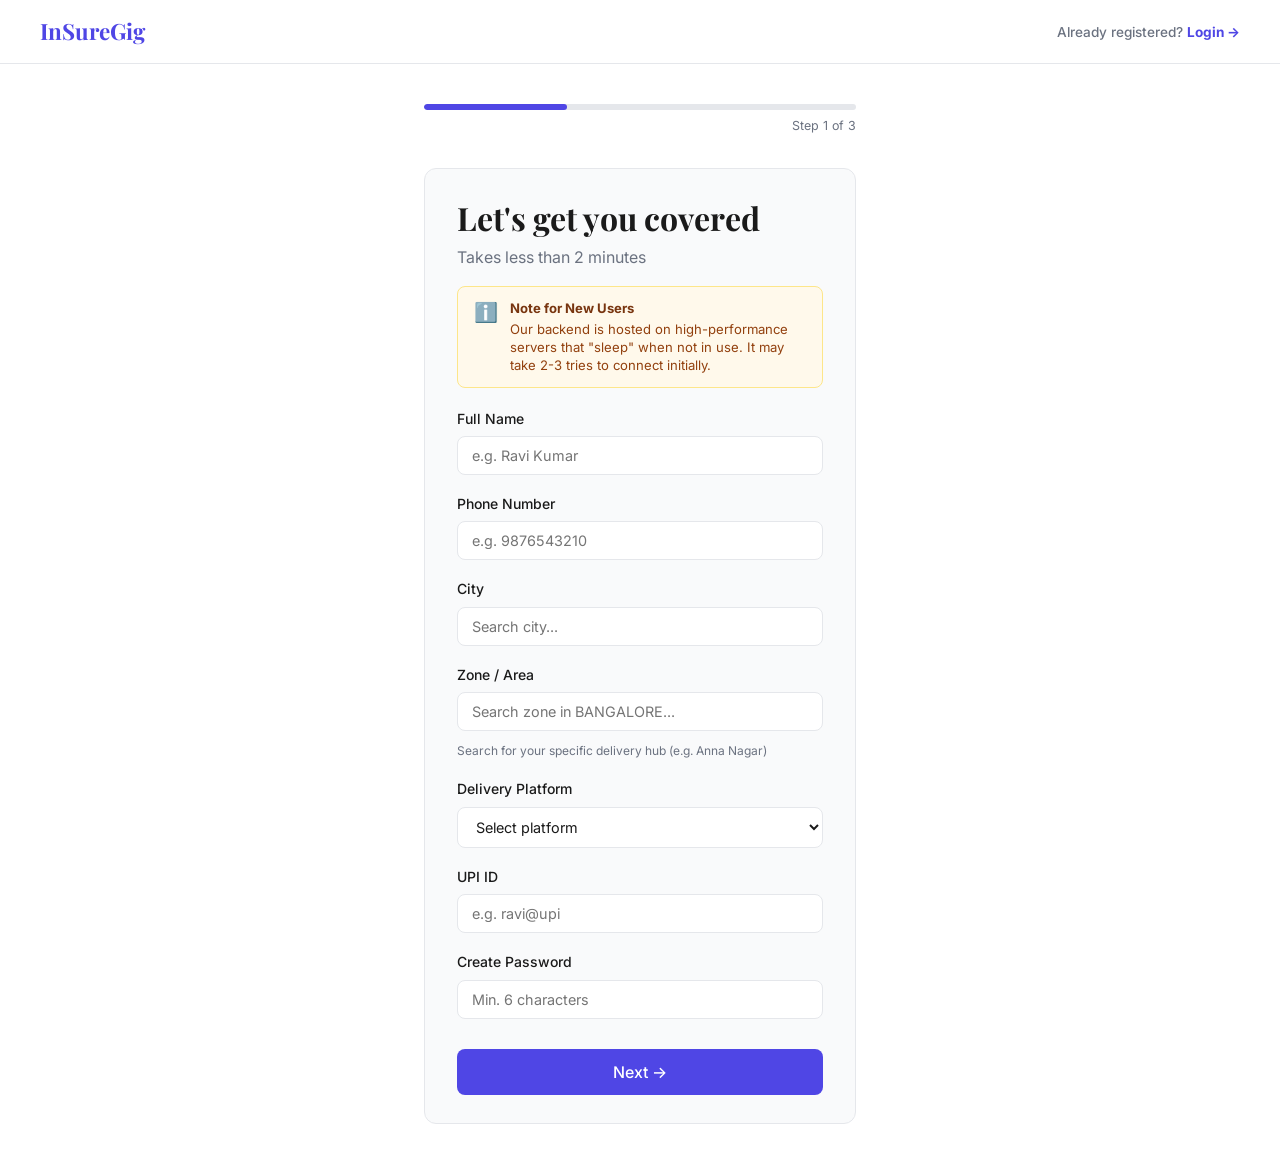
<file: frontend/index.html>
<!DOCTYPE html>
<html lang="en">
<head>
  <meta charset="UTF-8" />
  <meta name="viewport" content="width=device-width, initial-scale=1.0" />
  <title>InSureGig — Worker Onboarding</title>
  <meta name="description" content="Sign up for InSureGig income protection insurance in under 2 minutes. Designed for Zomato, Swiggy, Blinkit and Zepto delivery workers." />
  <link rel="stylesheet" href="style.css" />
</head>
<body>

<nav class="navbar">
  <a href="login.html" class="navbar-brand">InSureGig</a>
  <ul class="navbar-links">
    <li><a href="login.html" class="text-muted" style="font-size:.85rem">Already registered? <strong style="color:var(--accent)">Login →</strong></a></li>
  </ul>
</nav>

<div class="page-wrapper">
  <div class="container-narrow">

    <!-- Progress Bar -->
    <div class="progress-wrap" id="progressWrap">
      <div class="progress-track">
        <div class="progress-fill" id="progressFill" style="width:33%"></div>
      </div>
      <div class="progress-label" id="progressLabel">Step 1 of 3</div>
    </div>

    <!-- ═══════════════════════════════════════════════ -->
    <!-- STEP 1: Basic Details                           -->
    <!-- ═══════════════════════════════════════════════ -->
    <div id="step1" class="card-lg">
      <h1 style="margin-bottom:6px">Let's get you covered</h1>
      <p class="text-muted mb-16">Takes less than 2 minutes</p>

      <div class="backend-disclaimer">
        <div class="bd-icon">ℹ️</div>
        <div class="bd-content">
          <strong>Note for New Users</strong>
          Our backend is hosted on high-performance servers that "sleep" when not in use. It may take 2-3 tries to connect initially.
        </div>
      </div>

      <div class="form-group">
        <label for="name">Full Name</label>
        <input type="text" id="name" placeholder="e.g. Ravi Kumar" />
      </div>
      <div class="form-group">
        <label for="phone">Phone Number</label>
        <input type="tel" id="phone" placeholder="e.g. 9876543210" maxlength="10" />
      </div>
      <div class="form-group">
        <label for="city">City</label>
        <div id="cityContainer"></div>
      </div>
      <div class="form-group">
        <label for="zone">Zone / Area</label>
        <div id="zoneContainer"></div>
        <p class="text-xs text-muted mt-4">Search for your specific delivery hub (e.g. Anna Nagar)</p>
      </div>
      <div class="form-group">
        <label for="platform">Delivery Platform</label>
        <select id="platform">
          <option value="">Select platform</option>
          <option value="BLINKIT">Blinkit</option>
          <option value="ZEPTO">Zepto</option>
          <option value="SWIGGY_INSTAMART">Swiggy Instamart</option>
        </select>
      </div>
      <div class="form-group">
        <label for="upiId">UPI ID</label>
        <input type="text" id="upiId" placeholder="e.g. ravi@upi" />
      </div>
      <div class="form-group">
        <label for="password">Create Password</label>
        <input type="password" id="password" placeholder="Min. 6 characters" />
      </div>

      <div id="step1Error" class="alert alert-danger mt-12" style="display:none"></div>

      <button class="btn btn-primary btn-full btn-lg mt-12" id="step1Next">Next →</button>
    </div>

    <!-- ═══════════════════════════════════════════════ -->
    <!-- STEP 2: Work Details                            -->
    <!-- ═══════════════════════════════════════════════ -->
    <div id="step2" class="card-lg" style="display:none">
      <h2 style="margin-bottom:6px">Tell us about your work</h2>
      <p class="text-muted mb-20" style="font-size:.9rem">
        <span style="background:var(--accent-bg);color:var(--accent);padding:3px 10px;border-radius:6px;font-size:.78rem;font-weight:600">ℹ️ Auto-synced</span>
        &nbsp; Your hours &amp; tenure are automatically fetched from your delivery platform.
      </p>

      <div class="divider"></div>

      <p class="fw-600 mb-8">Comprehensive Coverage Included</p>
      <p class="text-muted text-sm mb-16">Your InSureGig policy automatically protects you against all these major disruptions:</p>

      <div class="reason-grid">
        <div class="reason-card" data-reason="HEAVY_RAIN">
          <div class="reason-icon">🌧️</div>
          <div class="reason-label">Heavy Rain</div>
        </div>
        <div class="reason-card" data-reason="CYCLONE">
          <div class="reason-icon">🌀</div>
          <div class="reason-label">Cyclone</div>
        </div>
        <div class="reason-card" data-reason="EXTREME_HEAT">
          <div class="reason-icon">☀️</div>
          <div class="reason-label">Extreme Heat</div>
        </div>
        <div class="reason-card" data-reason="SMOG">
          <div class="reason-icon">🌫️</div>
          <div class="reason-label">Smog / Bad Air</div>
        </div>
        <div class="reason-card" data-reason="STORM">
          <div class="reason-icon">⚡</div>
          <div class="reason-label">Storm</div>
        </div>
        <div class="reason-card" data-reason="AREA_BLOCKED">
          <div class="reason-icon">🛑</div>
          <div class="reason-label">Area Blocked</div>
        </div>
      </div>

      <div id="step2Error" class="alert alert-danger mt-12" style="display:none"></div>

      <div class="flex gap-12 mt-16">
        <button class="btn btn-secondary" id="step2Back">← Back</button>
        <button class="btn btn-primary" style="flex:1;justify-content:center" id="step2Next">Next →</button>
      </div>
    </div>

    <!-- ═══════════════════════════════════════════════ -->
    <!-- STEP 3: Review & Submit                         -->
    <!-- ═══════════════════════════════════════════════ -->
    <div id="step3" class="card-lg" style="display:none">
      <h2 style="margin-bottom:20px">Almost there!</h2>
      <p class="text-muted mb-16">Please review your details before submitting.</p>

      <div class="backend-disclaimer">
        <div class="bd-icon">🚀</div>
        <div class="bd-content">
          <strong>Final Step</strong>
          If the registration button takes a few moments or fails on the first click, please try again. The server is just waking up!
        </div>
      </div>

      <div class="card mb-24" id="summaryCard">
        <table class="summary-table" id="summaryTable"></table>
      </div>

      <div id="step3Error" class="alert alert-danger" style="display:none"></div>

      <div class="flex gap-12 mt-16">
        <button class="btn btn-secondary" id="step3Back">← Back</button>
        <button class="btn btn-primary" style="flex:1;justify-content:center" id="submitBtn">
          <span id="submitLabel">✔ Register Me</span>
          <span id="submitSpinner" style="display:none">Submitting…</span>
        </button>
      </div>
    </div>

    <!-- ═══════════════════════════════════════════════ -->
    <!-- SUCCESS STATE                                   -->
    <!-- ═══════════════════════════════════════════════ -->
    <div id="successState" class="card-lg text-center" style="display:none">
      <div style="font-size:3.5rem;margin-bottom:16px">✅</div>
      <h2>You're registered!</h2>
      <p class="text-muted mt-8 mb-24">Your registration was successful. Save your Worker ID below.</p>
      <div class="card" style="background:#f0fdf4;border-color:#bbf7d0;margin-bottom:24px">
        <p class="text-sm text-muted mb-4">Your Worker ID</p>
        <p style="font-family:var(--font-head);font-size:2.5rem;font-weight:700;color:var(--success)" id="workerIdDisplay"></p>
        <p class="text-sm mt-8">Keep this safe. You'll need it to check your policy and payouts.</p>
      </div>
      <div style="display:flex;gap:12px;flex-direction:column">
        <a href="policy.html" id="goToPolicy" class="btn btn-primary btn-full btn-lg">Get My Policy →</a>
        <a href="worker-dashboard.html" id="goToDashboard" class="btn btn-outline btn-full">View My Dashboard</a>
      </div>
    </div>

  </div>
</div>

<script src="app.js"></script>
<script>
  // ── State ────────────────────────────────────────────────
  const data = {
    name: '', phone: '', city: '', zone: '', platform: '', upiId: '', password: '',
    reasons: [],
  };
  let currentStep = 1;
  let createdWorkerId = null;

  // ── Step navigation ──────────────────────────────────────
  function goStep(n) {
    document.getElementById('step1').style.display       = n === 1 ? '' : 'none';
    document.getElementById('step2').style.display       = n === 2 ? '' : 'none';
    document.getElementById('step3').style.display       = n === 3 ? '' : 'none';
    document.getElementById('progressWrap').style.display = n > 0 ? '' : 'none';
    currentStep = n;
    const widths = ['33%', '66%', '100%'];
    document.getElementById('progressFill').style.width = widths[n - 1];
    document.getElementById('progressLabel').textContent = `Step ${n} of 3`;
  }

  // ── Step 1 logic ─────────────────────────────────────────
  document.getElementById('step1Next').addEventListener('click', () => {
    const errEl = document.getElementById('step1Error');
    errEl.style.display = 'none';
    data.name     = document.getElementById('name').value.trim();
    data.phone    = document.getElementById('phone').value.trim();
    data.city     = document.getElementById('city').value;
    data.zone     = document.getElementById('zone') ? document.getElementById('zone').value : '';
    data.platform = document.getElementById('platform').value;
    data.upiId    = document.getElementById('upiId').value.trim();
    data.password = document.getElementById('password').value;

    if (!data.name)     return showStep1Err('Please enter your full name.');
    if (!/^\d{10}$/.test(data.phone)) return showStep1Err('Enter a valid 10-digit phone number.');
    if (!data.city)     return showStep1Err('Please select your city.');
    if (!data.zone)     return showStep1Err('Please select your zone / area.');
    if (!data.platform) return showStep1Err('Please select your delivery platform.');
    if (!data.upiId)    return showStep1Err('Please enter your UPI ID.');
    if (!data.password || data.password.length < 6) return showStep1Err('Please enter a password with at least 6 characters.');

    goStep(2);
  });

  function showStep1Err(msg) {
    const el = document.getElementById('step1Error');
    el.textContent = msg; el.style.display = 'flex';
  }

  // All reasons are included by default
  data.reasons = ['HEAVY_RAIN', 'CYCLONE', 'EXTREME_HEAT', 'SMOG', 'STORM', 'AREA_BLOCKED'];

  // ── Step 2 logic ─────────────────────────────────────────
  document.getElementById('step2Next').addEventListener('click', () => {
    buildSummary();
    goStep(3);
  });

  document.getElementById('step2Back').addEventListener('click', () => goStep(1));

  // ── Step 3 summary ───────────────────────────────────────
  function buildSummary() {
    const rows = [
      ['Full Name',    data.name],
      ['Phone',        data.phone],
      ['Location',     `${data.city} — ${data.zone}`],
      ['Platform',     data.platform.replace(/_/g,' ')],
      ['UPI ID',       data.upiId],
      ['Hours / Tenure', 'Auto-fetched from platform ✓'],
      ['Coverage Status', 'Comprehensive (All Events Included) ✓'],
    ];
    document.getElementById('summaryTable').innerHTML = rows.map(([k, v]) =>
      `<tr><td>${k}</td><td>${v}</td></tr>`
    ).join('');
  }

  document.getElementById('step3Back').addEventListener('click', () => goStep(2));

  // ── Submit ───────────────────────────────────────────────
  document.getElementById('submitBtn').addEventListener('click', async () => {
    const errEl = document.getElementById('step3Error');
    errEl.style.display = 'none';
    document.getElementById('submitLabel').style.display = 'none';
    document.getElementById('submitSpinner').style.display = '';
    document.getElementById('submitBtn').disabled = true;

    const body = {
      // Basic Info
      name:              data.name,
      phoneNumber:       data.phone,
      phone_number:      data.phone, // Double mapping for backend compatibility
      
      city:              data.city,
      zone:              data.zone,
      platform:          data.platform,
      
      // Finance & Auth
      upiId:             data.upiId,
      upi_id:            data.upiId, // Double mapping
      password:          data.password,
      
      // Status & Work (Defaults for new registration)
      weeklyActiveHours:   0,
      weekly_active_hours: 0, // Double mapping
      tenureWeeks:         0,
      tenure_weeks:        0,  // Double mapping
      
      // Metadata
      onboarding_date:   new Date().toISOString()
    };

    try {
      const res = await apiPost('/api/v1/workers', body);
      createdWorkerId = res.id || res.workerId || res.worker_id || 1;
      document.getElementById('workerIdDisplay').textContent = `#${createdWorkerId}`;
      document.getElementById('goToPolicy').href = `policy.html?workerId=${createdWorkerId}`;
      document.getElementById('goToDashboard').href = `worker-dashboard.html?workerId=${createdWorkerId}`;
      goStep(0);
      document.getElementById('successState').style.display = '';
      document.getElementById('progressWrap').style.display  = 'none';
    } catch (err) {
      errEl.textContent = 'Something went wrong. Please try again.';
      errEl.style.display = 'flex';
    } finally {
      document.getElementById('submitLabel').style.display = '';
      document.getElementById('submitSpinner').style.display = 'none';
      document.getElementById('submitBtn').disabled = false;
    }
  });

  initCitySearch('cityContainer', 'city', '', (newCity) => {
    // When city changes, reset and re-init zone search
    initZoneSearch('zoneContainer', 'zone', newCity);
  });
  // Initial zone search load
  initZoneSearch('zoneContainer', 'zone', 'BANGALORE');
</script>
</body>
</html>
</file>
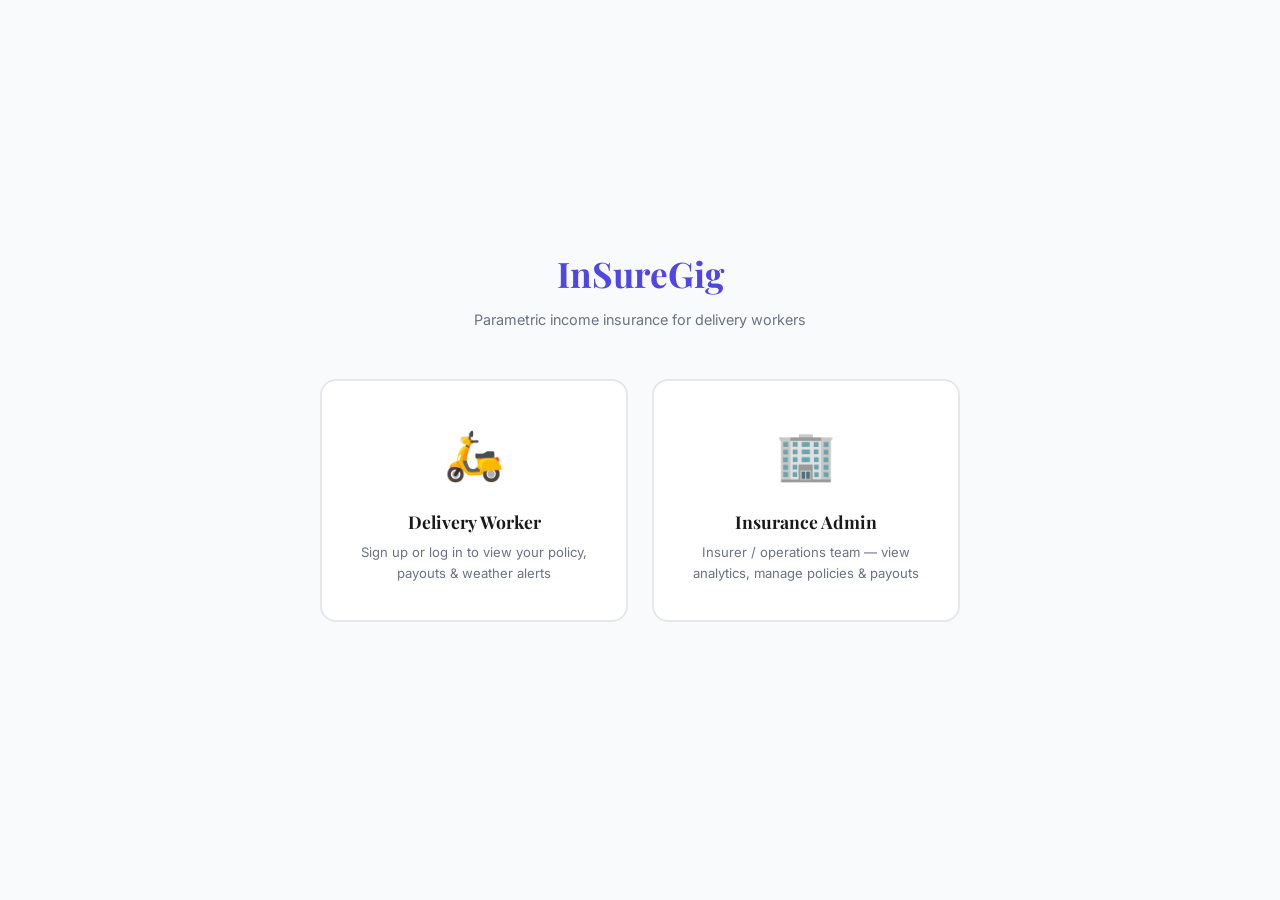
<file: frontend/admin-complaints.html>
<!DOCTYPE html>
<html lang="en">
<head>
  <meta charset="UTF-8" />
  <meta name="viewport" content="width=device-width, initial-scale=1.0" />
  <title>InSureGig — Admin Complaints</title>
  <link rel="stylesheet" href="style.css" />
  <style>
    body { background: #f4f5f7; }
    .navbar-admin-tag { background: var(--accent-bg); color: var(--accent); border-radius: 999px; padding: 3px 10px; font-size: .72rem; font-weight: 700; text-transform: uppercase; margin-left: 10px; }

    /* ML Verdict Card */
    .ml-verdict {
      display: flex;
      flex-direction: column;
      gap: 8px;
    }
    .ml-status-row {
      display: flex;
      align-items: center;
      gap: 8px;
      flex-wrap: wrap;
    }
    .ml-status-label {
      font-size: .8rem;
      font-weight: 700;
      display: flex;
      align-items: center;
      gap: 5px;
    }
    .ml-chips {
      display: flex;
      gap: 6px;
      flex-wrap: wrap;
    }
    .ml-chip {
      border-radius: 999px;
      padding: 3px 10px;
      font-size: .7rem;
      font-weight: 600;
      border: 1px solid transparent;
      white-space: nowrap;
    }
    .ml-chip.green  { background:#f0fdf4; border-color:#bbf7d0; color:#15803d; }
    .ml-chip.yellow { background:#fefce8; border-color:#fde68a; color:#92400e; }
    .ml-chip.red    { background:#fff1f2; border-color:#fecdd3; color:#be123c; }
    .ml-chip.blue   { background:#eff6ff; border-color:#bfdbfe; color:#1d4ed8; }
    .ml-chip.grey   { background:#f8fafc; border-color:#e5e7eb; color:#6b7280; }
    .ml-weather-row {
      font-size:.75rem;
      display:flex;
      align-items:center;
      gap:5px;
      color: var(--muted);
    }
    .weather-live-pill {
      border-radius:999px;
      padding: 2px 9px;
      font-size:.7rem;
      font-weight:600;
      border: 1px solid transparent;
    }
    .weather-live-pill.checking { background:#f8fafc; border-color:#e5e7eb; color:#6b7280; }
    .weather-live-pill.ok       { background:#f0fdf4; border-color:#bbf7d0; color:#15803d; }
    .weather-live-pill.mismatch { background:#fff1f2; border-color:#fecdd3; color:#be123c; }
    .weather-live-pill.na       { background:#f8fafc; border-color:#e5e7eb; color:#9ca3af; }

    /* Payout approval modal */
    .approval-modal-backdrop {
      position: fixed; inset: 0; background: rgba(0,0,0,.55);
      display: flex; align-items: center; justify-content: center; z-index: 999;
    }
    .approval-modal {
      background: #fff; border-radius: 16px; padding: 32px;
      width: 100%; max-width: 420px; box-shadow: 0 20px 60px rgba(0,0,0,.2);
    }
    .pin-display {
      display: flex; gap: 10px; justify-content: center; margin: 20px 0;
    }
    .pin-digit {
      width: 48px; height: 56px; border: 2px solid var(--border);
      border-radius: 10px; display: flex; align-items: center; justify-content: center;
      font-size: 1.6rem; font-weight: 700; color: var(--accent);
      background: var(--accent-bg);
    }
    .pin-digit.filled { border-color: var(--accent); background: var(--accent-bg); }
    .pin-digit.empty  { border-color: #e5e7eb; background: #f9fafb; }
    .numpad { display: grid; grid-template-columns: repeat(3, 1fr); gap: 8px; margin-top: 12px; }
    .numpad-btn {
      padding: 14px; font-size: 1.1rem; font-weight: 600; border: 1px solid var(--border);
      border-radius: 10px; background: #fff; cursor: pointer; transition: background .15s;
      font-family: var(--font-body);
    }
    .numpad-btn:hover { background: var(--accent-bg); }
    .amount-confirm-row { display: flex; align-items: center; gap: 8px; }
    .amount-prefix { font-size: 1.4rem; font-weight: 700; color: var(--muted); }

    /* Coverage cap bar */
    .coverage-cap-bar-track { background:#f3f4f6; border-radius:999px; height:10px; overflow:hidden; margin:6px 0; }
    .coverage-cap-bar-fill  { height:100%; border-radius:999px; transition:width .4s ease; }
    .coverage-summary { display:grid; grid-template-columns:1fr 1fr; gap:8px; margin:12px 0; font-size:.82rem; }
    .coverage-summary-cell { background:#f9fafb; border:1px solid #e5e7eb; border-radius:8px; padding:8px 12px; }
    .coverage-summary-cell .label { color:#6b7280; font-size:.72rem; font-weight:600; text-transform:uppercase; }
    .coverage-summary-cell .value { font-size:1rem; font-weight:700; margin-top:2px; }

    /* Fraud heuristic chips */
    .fraud-flag { display:inline-flex;align-items:center;gap:4px;border-radius:6px;padding:3px 8px;font-size:.68rem;font-weight:700;border:1px solid transparent;margin:2px 0; }
    .fraud-flag.velocity  { background:#fff7ed;border-color:#fed7aa;color:#c2410c; }
    .fraud-flag.amount    { background:#fefce8;border-color:#fde68a;color:#92400e; }
    .fraud-flag.ip        { background:#fdf4ff;border-color:#e9d5ff;color:#7e22ce; }
    .fraud-flag.tenure    { background:#eff6ff;border-color:#bfdbfe;color:#1e40af; }
    .fraud-flags-list { display:flex;flex-direction:column;gap:2px;margin-top:4px; }
  </style>
</head>
<body>

<script>
  if (sessionStorage.getItem('gsRole') !== 'admin') {
    location.replace('login.html');
  }
</script>

<nav class="navbar">
  <div class="flex-center gap-8">
    <a href="dashboard.html" class="navbar-brand">InSureGig</a>
    <span class="navbar-admin-tag">Admin</span>
  </div>
  <ul class="navbar-links">
    <li><a href="dashboard.html">Analytics</a></li>
    <li><a href="admin-workers.html">Workers</a></li>
    <li><a href="admin-transactions.html">Transactions</a></li>
    <li><a href="admin-complaints.html" class="active">Complaints</a></li>
    <li>
      <a href="login.html" onclick="sessionStorage.clear()" style="color:var(--danger)">Logout</a>
    </li>
  </ul>
</nav>

<div class="page-wrapper">
  <div class="container" style="max-width:1200px">
    
    <div class="flex-between mb-24 flex-wrap gap-16">
      <div>
        <h1 style="font-size:1.8rem;margin-bottom:4px">Worker Complaints</h1>
        <p class="text-muted text-sm">Review ML-verified disruption claims. 2-step auth required for payout approval.</p>
      </div>
      <div class="flex-center gap-8">
        <span id="pinStatusBadge" class="badge badge-green" style="font-size:.75rem">🔐 PIN Active</span>
        <button class="btn btn-sm btn-secondary" onclick="loadComplaints()">↻ Refresh</button>
      </div>
    </div>

    <!-- PIN not set warning -->
    <div id="noPinWarning" class="alert alert-danger mb-24" style="display:none">
      ⚠️ No session PIN set. <a href="login.html" style="color:inherit;font-weight:700">Re-login to set a PIN</a> before approving any payouts.
    </div>

    <div class="card-lg" style="padding:0;overflow:hidden">
      <div class="table-wrapper" style="border:none;border-radius:0">
        <table>
          <thead>
            <tr>
              <th>Date / Time</th>
              <th>Worker ID</th>
              <th>Category</th>
              <th>Place / Deliverables</th>
              <th>ML Verdict</th>
              <th style="padding-right:24px">Action</th>
            </tr>
          </thead>
          <tbody id="complaintsTbody">
            <tr><td colspan="6" class="text-center text-muted" style="padding:40px">Loading complaints...</td></tr>
          </tbody>
        </table>
      </div>
    </div>

  </div>
</div>

<!-- ── 2-Step Approval Modal ── -->
<div class="approval-modal-backdrop" id="approvalModal" style="display:none">
  <div class="approval-modal">

    <!-- Step 0: Coverage Cap Check -->
    <div id="stepCoverage">
      <div style="text-align:center;margin-bottom:16px">
        <div style="font-size:2rem;margin-bottom:6px">📋</div>
        <h3 style="font-size:1.1rem;margin-bottom:4px">Coverage Verification</h3>
        <p class="text-sm text-muted">Checking policy limits before authorization.</p>
      </div>
      <div id="coverageCheckLoading" class="text-center text-muted text-sm" style="padding:16px">
        ⏳ Fetching coverage data…
      </div>
      <div id="coverageCheckContent" style="display:none">
        <div class="coverage-summary">
          <div class="coverage-summary-cell">
            <div class="label">Policy Maximum</div>
            <div class="value" id="covMax">₹—</div>
          </div>
          <div class="coverage-summary-cell">
            <div class="label">Already Paid Out</div>
            <div class="value" id="covUsed">₹—</div>
          </div>
          <div class="coverage-summary-cell">
            <div class="label">Remaining Capacity</div>
            <div class="value" id="covRemaining" style="color:var(--accent)">₹—</div>
          </div>
          <div class="coverage-summary-cell">
            <div class="label">This Payout</div>
            <div class="value" id="covThis">₹—</div>
          </div>
        </div>
        <div class="coverage-cap-bar-track">
          <div class="coverage-cap-bar-fill" id="covBarFill" style="width:0%;background:var(--accent)"></div>
        </div>
        <div style="display:flex;justify-content:space-between;font-size:.72rem;color:#9ca3af;margin-bottom:12px">
          <span>₹0</span><span id="covBarLabel">₹—</span>
        </div>
        <div id="coverageCapWarning" class="alert alert-danger" style="display:none;font-size:.83rem"></div>
      </div>
      <div style="display:flex;gap:8px;margin-top:16px">
        <button class="btn btn-secondary btn-sm" style="flex:1" onclick="closeApprovalModal()">Cancel</button>
        <button class="btn btn-primary btn-sm" id="covProceedBtn" style="flex:2" onclick="proceedToPin()">Continue to PIN →</button>
      </div>
    </div>

    <!-- Step 1: PIN Entry -->
    <div id="stepPin" style="display:none">
      <div style="text-align:center;margin-bottom:16px">
        <div style="font-size:2rem;margin-bottom:6px">🔐</div>
        <h3 style="font-size:1.1rem;margin-bottom:4px">Enter Session PIN</h3>
        <p class="text-sm text-muted">Confirm your identity to proceed with payout approval.</p>
        <div style="background:#f0fdf4;border:1px solid #bbf7d0;border-radius:8px;padding:10px 14px;margin-top:12px;font-size:.85rem">
          Approving payout of <strong id="pinStepAmount">₹—</strong> to Worker <strong id="pinStepWorker">#—</strong>
        </div>
      </div>

      <div class="pin-display" id="pinDisplay">
        <div class="pin-digit empty" id="pd0">—</div>
        <div class="pin-digit empty" id="pd1">—</div>
        <div class="pin-digit empty" id="pd2">—</div>
        <div class="pin-digit empty" id="pd3">—</div>
      </div>

      <div class="numpad">
        <button class="numpad-btn" onclick="pinPress('1')">1</button>
        <button class="numpad-btn" onclick="pinPress('2')">2</button>
        <button class="numpad-btn" onclick="pinPress('3')">3</button>
        <button class="numpad-btn" onclick="pinPress('4')">4</button>
        <button class="numpad-btn" onclick="pinPress('5')">5</button>
        <button class="numpad-btn" onclick="pinPress('6')">6</button>
        <button class="numpad-btn" onclick="pinPress('7')">7</button>
        <button class="numpad-btn" onclick="pinPress('8')">8</button>
        <button class="numpad-btn" onclick="pinPress('9')">9</button>
        <button class="numpad-btn" onclick="pinPress('')" style="background:#fff1f2;color:#b91c1c">⌫</button>
        <button class="numpad-btn" onclick="pinPress('0')">0</button>
        <button class="numpad-btn" onclick="pinPress('OK')" style="background:var(--accent);color:#fff">OK</button>
      </div>
      <div id="pinStepError" class="alert alert-danger mt-12" style="display:none"></div>
      <button class="btn btn-secondary btn-sm btn-full mt-16" onclick="closeApprovalModal()">Cancel</button>
    </div>

    <!-- Step 2: Amount Confirmation -->
    <div id="stepAmount" style="display:none">
      <div style="text-align:center;margin-bottom:20px">
        <div style="font-size:2rem;margin-bottom:6px">✅</div>
        <h3 style="font-size:1.1rem;margin-bottom:4px">Confirm Payout Amount</h3>
        <p class="text-sm text-muted">Type the exact amount to authorize the transfer.</p>
      </div>
      <div class="alert" style="background:#f0fdf4;border:1px solid #bbf7d0;border-radius:8px;padding:12px 16px;margin-bottom:16px;font-size:.88rem">
        You are about to send <strong id="amtStepAmount">₹—</strong> to Worker <strong id="amtStepWorker">#—</strong>
      </div>
      <label class="fw-600 text-sm mb-8">Type the amount to confirm:</label>
      <div class="amount-confirm-row mt-8">
        <span class="amount-prefix">₹</span>
        <input type="number" id="amtConfirmInput" placeholder="e.g. 350" style="font-size:1.2rem;font-weight:700;flex:1" />
      </div>
      <div id="amtStepError" class="alert alert-danger mt-12" style="display:none"></div>
      <button class="btn btn-primary btn-full btn-lg mt-20" id="finalApproveBtn" onclick="doApprove()">
        <span id="finalApproveLabel">🚀 Send Payout Now</span>
        <span id="finalApproveSpinner" style="display:none">Processing…</span>
      </button>
      <button class="btn btn-secondary btn-sm btn-full mt-10" onclick="closeApprovalModal()">Cancel</button>
    </div>

    <!-- Step 3: Success -->
    <div id="stepSuccess" style="display:none;text-align:center">
      <div style="font-size:3rem;margin-bottom:12px">💸</div>
      <h3 class="text-success" style="font-size:1.2rem;margin-bottom:8px">Payout Sent!</h3>
      <p class="text-muted text-sm mb-16">The transfer has been authorized and is being processed.</p>
      <div style="background:#f0fdf4;border:1px solid #bbf7d0;border-radius:8px;padding:12px;margin-bottom:20px;font-size:.85rem">
        Razorpay ID: <span class="mono fw-600" id="successRzpId">—</span>
      </div>
      <button class="btn btn-primary btn-full" onclick="closeApprovalModal()">Done</button>
    </div>

  </div>
</div>

<script src="app.js"></script>
<script>
  const workerCache = {};
  const weatherCache = {}; // city -> live weather data
  let currentApproval = {};
  let pinEntry = '';

  // Weather thresholds for each complaint category
  const WEATHER_THRESHOLDS = {
    HEAVY_RAIN:   (w) => parseFloat(w.rainfall || w.rain_mm || 0) >= 10,
    STORM:        (w) => parseFloat(w.windSpeed || w.wind_speed || 0) >= 40 || parseFloat(w.rainfall || 0) >= 20,
    CYCLONE:      (w) => parseFloat(w.windSpeed || w.wind_speed || 0) >= 60,
    EXTREME_HEAT: (w) => parseFloat(w.temperature || 0) >= 40,
    SMOG:         (w) => parseFloat(w.aqi || w.aqi_value || 0) >= 200,
    STRIKE:       (w) => true, // can't verify from weather — always pass
  };

  async function getLiveWeather(city) {
    if (!city || city === 'Unknown') return null;
    const key = city.toUpperCase();
    if (weatherCache[key]) return weatherCache[key];
    try {
      const data = await apiGet(`/api/v1/weather/monitor/${key}`);
      const f = data.features || data;
      weatherCache[key] = f;
      return f;
    } catch (_) { return null; }
  }

  async function runWeatherCrossCheck(complaints) {
    // Get unique cities from worker cache
    const cityMap = {}; // workerId -> city

    // Fetch worker info for each complaint to get their city
    for (const c of complaints) {
      const wId = c.workerId || c.worker_id;
      if (!wId) continue;
      try {
        let city = c.city;
        if (!city) {
          const w = await apiGet(`/api/v1/workers/${wId}`);
          city = w.city || 'CHENNAI';
        }
        cityMap[wId] = city.toUpperCase();
      } catch (_) {}
    }

    // For each complaint, fetch weather and check vs category
    for (const c of complaints) {
      const wId = c.workerId || c.worker_id;
      const city = cityMap[wId] || 'CHENNAI';
      const category = (c.category || '').toUpperCase();
      const decision = (c.mlDecision || c.ml_decision || c.status || '').toUpperCase();

      // Only cross-check ML-approved complaints
      if (!['APPROVED','VERIFIED'].includes(decision)) continue;

      const weatherData = await getLiveWeather(city);
      if (!weatherData) continue;

      const thresholdFn = WEATHER_THRESHOLDS[category];
      const weatherSupports = thresholdFn ? thresholdFn(weatherData) : true;

      // Update the weather pill for this complaint
      const pill = document.getElementById(`wx-pill-${c.id}`);
      if (pill) {
        if (weatherSupports) {
          pill.className = 'weather-live-pill ok';
          pill.textContent = '✓ Confirmed';
        } else {
          pill.className = 'weather-live-pill mismatch';
          pill.textContent = '⚠ Mismatch';
        }
      }

      if (!weatherSupports) {
        // Inject red mismatch warning below the verdict
        const row = document.querySelector(`tr[data-complaint-id="${c.id}"]`);
        if (!row) continue;
        const verdictCell = row.querySelector('td:nth-child(5)');
        if (verdictCell && !verdictCell.querySelector('.weather-mismatch-alert')) {
          const mismatch = document.createElement('div');
          mismatch.className = 'weather-mismatch-alert';
          mismatch.style.cssText = 'background:#fff1f2;border:1px solid #fecdd3;border-radius:8px;padding:6px 10px;margin-top:6px;font-size:.72rem;color:#be123c;font-weight:600;line-height:1.4';
          mismatch.textContent = `⚠ Live data shows no ${category.replace(/_/g,' ')} in ${city}. ML may have used false data.`;
          verdictCell.querySelector('.ml-verdict')?.appendChild(mismatch);
        }

        // Update the action button
        const actionCell = row.querySelector('td:last-child');
        if (actionCell && !actionCell.querySelector('.weather-override-btn')) {
          const cId = c.id;
          const wIdBtn = c.workerId;
          const amt = c.suggestedPayoutAmount || c.suggested_amount || 350;
          const trig = c.category || 'HEAVY_RAIN';
          actionCell.innerHTML = `<button class="btn btn-sm weather-override-btn" style="background:#fff1f2;color:#b91c1c;border:1px solid #fecdd3;font-size:.72rem;width:100%" 
            onclick="openApprovalModal(${cId}, ${wIdBtn}, ${amt}, '${trig}', true)">
            ⚠ Override Approve
          </button>`;
        }
      }
    }
  }

  // Check PIN status
  const storedPin = sessionStorage.getItem('gsAdminPin');
  if (!storedPin) {
    document.getElementById('noPinWarning').style.display = 'flex';
    document.getElementById('pinStatusBadge').className = 'badge badge-red';
    document.getElementById('pinStatusBadge').textContent = '⚠ No PIN Set';
  }

  function verifyPin(entered) {
    const stored = sessionStorage.getItem('gsAdminPin');
    if (!stored) return false;
    const hash = btoa(entered.split('').reverse().join('') + entered.length);
    return hash === stored;
  }

  // ── PIN numpad logic ────────────────────────────────────
  function pinPress(key) {
    const errEl = document.getElementById('pinStepError');
    errEl.style.display = 'none';

    if (key === 'OK') {
      if (pinEntry.length < 4) {
        errEl.textContent = 'PIN must be at least 4 digits.';
        errEl.style.display = 'flex';
        return;
      }
      if (!verifyPin(pinEntry)) {
        errEl.textContent = 'Incorrect PIN. Try again.';
        errEl.style.display = 'flex';
        pinEntry = '';
        updatePinDisplay();
        return;
      }
      // PIN correct — go to step 2
      document.getElementById('stepPin').style.display = 'none';
      document.getElementById('stepAmount').style.display = '';
      document.getElementById('amtStepAmount').textContent = `₹${currentApproval.amount}`;
      document.getElementById('amtStepWorker').textContent = `#${currentApproval.workerId}`;
      return;
    }

    if (key === '') { // backspace
      pinEntry = pinEntry.slice(0, -1);
    } else if (pinEntry.length < 6) {
      pinEntry += key;
    }
    updatePinDisplay();
  }

  function updatePinDisplay() {
    for (let i = 0; i < 4; i++) {
      const el = document.getElementById(`pd${i}`);
      if (pinEntry[i] !== undefined) {
        el.textContent = '●';
        el.className = 'pin-digit filled';
      } else {
        el.textContent = '—';
        el.className = 'pin-digit empty';
      }
    }
  }

  // ── Step 2: Amount Confirmation → Payout ────────────────
  async function doApprove() {
    const entered = parseInt(document.getElementById('amtConfirmInput').value);
    const errEl = document.getElementById('amtStepError');
    errEl.style.display = 'none';

    if (isNaN(entered) || entered !== currentApproval.amount) {
      errEl.textContent = `Amount doesn't match. Expected ₹${currentApproval.amount}.`;
      errEl.style.display = 'flex';
      return;
    }

    const btn = document.getElementById('finalApproveBtn');
    document.getElementById('finalApproveLabel').style.display = 'none';
    document.getElementById('finalApproveSpinner').style.display = '';
    btn.disabled = true;

    try {
      // First try ML-verified approval endpoint, fallback to simulate
      const endpoints = [
        `/api/v1/admin/complaints/${currentApproval.complaintId}/approve-payout`,
        `/api/v1/payouts/simulate/${currentApproval.workerId}?trigger=${currentApproval.trigger}&payoutAmount=${currentApproval.amount}`
      ];

      let rzpId = null;
      for (const url of endpoints) {
        try {
          const method = url.includes('approve-payout') ? 
            apiPost(url, {
              complaintId: currentApproval.complaintId,
              amount: currentApproval.amount,
              triggerType: currentApproval.trigger,
              adminSessionId: sessionStorage.getItem('gsAdminEmail') || 'admin',
              approvalTimestamp: new Date().toISOString()
            }) :
            apiPostRaw(url);
          const res = await method;
          rzpId = res.razorpayPayoutId || res.razorpay_payout_id || 'GIG-MANUAL-' + Date.now();
          break;
        } catch (_) {}
      }

      document.getElementById('successRzpId').textContent = rzpId || 'Processing...';
      document.getElementById('stepAmount').style.display = 'none';
      document.getElementById('stepSuccess').style.display = '';
      // Refresh the list
      setTimeout(loadComplaints, 1500);

    } catch (err) {
      errEl.textContent = 'Payout failed: ' + (err.message || 'Server error');
      errEl.style.display = 'flex';
    } finally {
      document.getElementById('finalApproveLabel').style.display = '';
      document.getElementById('finalApproveSpinner').style.display = 'none';
      btn.disabled = false;
    }
  }

  // ── Open/Close approval modal ───────────────────────────
  async function openApprovalModal(complaintId, workerId, amount, trigger, weatherMismatch = false) {
    if (!sessionStorage.getItem('gsAdminPin')) {
      alert('⚠️ No session PIN found. Please re-login to set your authorization PIN.');
      return;
    }
    if (weatherMismatch) {
      const proceed = confirm('⚠️ Weather Mismatch Detected!\n\nLive weather data does NOT support this complaint. The ML model may have approved false data.\n\nAre you SURE you want to override and approve this payout?');
      if (!proceed) return;
    }

    currentApproval = { complaintId, workerId, amount, trigger };
    pinEntry = '';
    updatePinDisplay();
    document.getElementById('pinStepAmount').textContent = `₹${amount}`;
    document.getElementById('pinStepWorker').textContent = `#${workerId}`;
    document.getElementById('pinStepError').style.display = 'none';
    document.getElementById('amtStepError').style.display = 'none';
    document.getElementById('amtConfirmInput').value = '';
    document.getElementById('stepCoverage').style.display = '';
    document.getElementById('stepPin').style.display = 'none';
    document.getElementById('stepAmount').style.display = 'none';
    document.getElementById('stepSuccess').style.display = 'none';
    document.getElementById('approvalModal').style.display = 'flex';

    // Run coverage cap check asynchronously
    await runCoverageCheck(workerId, amount);
  }

  // ── Coverage Cap Logic ───────────────────────────────────
  async function runCoverageCheck(workerId, proposedAmount) {
    const loadingEl  = document.getElementById('coverageCheckLoading');
    const contentEl  = document.getElementById('coverageCheckContent');
    const warningEl  = document.getElementById('coverageCapWarning');
    const proceedBtn = document.getElementById('covProceedBtn');

    loadingEl.style.display = '';
    contentEl.style.display = 'none';
    warningEl.style.display = 'none';
    proceedBtn.disabled = false;

    // Plan coverage caps
    const PLAN_CAPS = { PREMIUM: 6000, STANDARD: 3000, BASIC: 1500 };

    let maxCoverage = 3000; // default STANDARD
    let usedAmount  = 0;

    try {
      const worker = await apiGet(`/api/v1/workers/${workerId}`);
      const plan   = (worker.plan || worker.planType || worker.plan_type || 'STANDARD').toUpperCase();
      maxCoverage  = PLAN_CAPS[plan] || 3000;
    } catch (_) {}

    try {
      const history = await apiGet(`/api/v1/payouts/history/${workerId}`);
      if (Array.isArray(history)) {
        usedAmount = history
          .filter(p => ['SUCCESS','PAID','APPROVED','RESOLVED'].includes((p.status || '').toUpperCase()))
          .reduce((sum, p) => sum + parseFloat(p.amount || 0), 0);
      }
    } catch (_) {}

    const remaining     = Math.max(0, maxCoverage - usedAmount);
    const cappedAmount  = Math.min(proposedAmount, remaining);
    const usedPct       = Math.min(100, Math.round(((usedAmount + cappedAmount) / maxCoverage) * 100));
    const barColor      = usedPct > 90 ? '#ef4444' : usedPct > 65 ? '#f59e0b' : '#22c55e';

    // Update currentApproval with capped amount
    currentApproval.amount   = cappedAmount;
    currentApproval.maxCap   = maxCoverage;
    currentApproval.usedAmt  = usedAmount;

    // Populate UI
    document.getElementById('covMax').textContent       = `₹${maxCoverage.toLocaleString('en-IN')}`;
    document.getElementById('covUsed').textContent      = `₹${usedAmount.toLocaleString('en-IN')}`;
    document.getElementById('covRemaining').textContent = `₹${remaining.toLocaleString('en-IN')}`;
    document.getElementById('covThis').textContent      = `₹${cappedAmount.toLocaleString('en-IN')}`;
    document.getElementById('covBarFill').style.width   = `${usedPct}%`;
    document.getElementById('covBarFill').style.background = barColor;
    document.getElementById('covBarLabel').textContent  = `₹${maxCoverage.toLocaleString('en-IN')}`;

    // Update pin step too
    document.getElementById('pinStepAmount').textContent = `₹${cappedAmount}`;
    document.getElementById('amtStepAmount').textContent = `₹${cappedAmount}`;
    document.getElementById('amtStepWorker').textContent = `#${workerId}`;

    if (remaining <= 0) {
      warningEl.textContent = `⚠️ This worker has exhausted their full ₹${maxCoverage.toLocaleString('en-IN')} coverage limit. No payout can be approved.`;
      warningEl.style.display = 'flex';
      proceedBtn.disabled = true;
    } else if (proposedAmount > remaining) {
      warningEl.innerHTML = `⚠️ Proposed payout of ₹${proposedAmount} exceeds remaining coverage. Amount <strong>capped to ₹${cappedAmount}</strong> (remaining limit).`;
      warningEl.style.display = 'flex';
    }

    loadingEl.style.display = 'none';
    contentEl.style.display = '';
  }

  function proceedToPin() {
    document.getElementById('stepCoverage').style.display = 'none';
    document.getElementById('stepPin').style.display = '';
  }

  function closeApprovalModal() {
    document.getElementById('approvalModal').style.display = 'none';
    pinEntry = '';
  }

  // ── Advanced Fraud Heuristic Engine ─────────────────────
  function getFraudFlags(c) {
    const flags = [];
    const fraud       = parseFloat(c.fraudScore || c.fraud_score || 0);
    const confidence  = parseFloat(c.mlConfidence || c.ml_confidence || 0);
    const suggestedAmt = parseFloat(c.suggestedPayoutAmount || c.suggested_amount || 0);
    const created     = new Date(c.createdAt || c.created_at || Date.now());
    const now         = Date.now();
    const hoursSince  = (now - created.getTime()) / 3600000;

    // 1. High-velocity claim: filed within 24 hrs of likely policy registration
    if (hoursSince < 24 && fraud > 0.2) {
      flags.push(`<span class="fraud-flag velocity">⚡ High Velocity Claim (${Math.round(hoursSince)}h)</span>`);
    }

    // 2. Amount threshold: claim is >80% of BASIC plan limit (₹1500)
    if (suggestedAmt > 0 && suggestedAmt >= 1200) {
      flags.push(`<span class="fraud-flag amount">💰 Near-Cap Amount (₹${suggestedAmt})</span>`);
    }

    // 3. Low confidence + ML approved = suspicious
    if (confidence > 0 && confidence < 0.5 && ['APPROVED','VERIFIED'].includes((c.mlDecision || c.ml_decision || '').toUpperCase())) {
      flags.push(`<span class="fraud-flag tenure">📉 Low Confidence Approval (${Math.round(confidence * 100)}%)</span>`);
    }

    // 4. IP anomaly flag: deterministically mock based on workerId parity
    const wId = parseInt(c.workerId || c.worker_id || 0);
    if (wId > 0 && wId % 7 === 0) {
      flags.push(`<span class="fraud-flag ip">🕵️ Shared Device Fingerprint</span>`);
    }

    return flags;
  }

  // ── ML Verdict rendering ────────────────────────────────
  function renderMlVerdict(c) {
    const decision   = (c.mlDecision || c.ml_decision || c.status || 'PENDING').toUpperCase();
    const confidence = parseFloat(c.mlConfidence || c.ml_confidence || c.confidence || 0);
    const fraud      = parseFloat(c.fraudScore || c.fraud_score || 0);
    const suggestedAmt = c.suggestedPayoutAmount || c.suggested_amount || null;

    // Status label
    let statusIcon, statusText, statusChipCls;
    if (['APPROVED','VERIFIED'].includes(decision)) {
      statusIcon = '✅'; statusText = 'ML Approves'; statusChipCls = 'green';
    } else if (['REJECTED','BLOCKED'].includes(decision)) {
      statusIcon = '❌'; statusText = 'ML Rejects'; statusChipCls = 'red';
    } else if (['ML_PROCESSING'].includes(decision)) {
      statusIcon = '⏳'; statusText = 'ML Processing'; statusChipCls = 'yellow';
    } else if (['RESOLVED'].includes(decision)) {
      statusIcon = '✓'; statusText = 'Resolved'; statusChipCls = 'green';
    } else {
      statusIcon = '🤖'; statusText = 'Pending Review'; statusChipCls = 'grey';
    }

    // Confidence chip
    const confPct  = Math.round(confidence * 100);
    const confCls  = confPct > 70 ? 'green' : confPct > 40 ? 'yellow' : 'grey';
    const confChip = confidence > 0 ? `<span class="ml-chip ${confCls}">📊 ${confPct}% confidence</span>` : '';

    // Fraud chip
    const fraudPct  = Math.round(fraud * 100);
    const fraudCls  = fraudPct > 50 ? 'red' : fraudPct > 20 ? 'yellow' : 'green';
    const fraudChip = fraud > 0 ? `<span class="ml-chip ${fraudCls}">🔎 Fraud ${fraudPct}%</span>` : '';

    // Suggested amount chip
    const amtChip = suggestedAmt ? `<span class="ml-chip blue">₹${suggestedAmt} suggested</span>` : '';

    // Weather pill — starts as 'checking', updated by runWeatherCrossCheck
    const isCheckable = ['APPROVED','VERIFIED'].includes(decision);
    const weatherPill = isCheckable
      ? `<span class="weather-live-pill checking" id="wx-pill-${c.id}">⏳ Checking weather…</span>`
      : `<span class="weather-live-pill na" id="wx-pill-${c.id}">—</span>`;

    const flagsHtml = getFraudFlags(c);
    const flagsBlock = flagsHtml.length > 0
      ? `<div class="fraud-flags-list">${flagsHtml.join('')}</div>`
      : '';

    return `
      <div class="ml-verdict">
        <div class="ml-status-row">
          <span class="ml-status-label ml-chip ${statusChipCls}">${statusIcon} ${statusText}</span>
        </div>
        ${(confChip || fraudChip || amtChip) ? `
        <div class="ml-chips">${confChip}${fraudChip}${amtChip}</div>` : ''}
        ${flagsBlock}
        <div class="ml-weather-row">
          <span style="color:var(--muted);font-size:.7rem">Live weather:</span>
          ${weatherPill}
        </div>
      </div>`;
  }

  function getActionBtn(c) {
    const decision = (c.mlDecision || c.ml_decision || c.status || 'PENDING').toUpperCase();
    const suggestedAmt = c.suggestedPayoutAmount || c.suggested_amount || 350;
    const trigger = c.category || 'HEAVY_RAIN';
    const wId = c.workerId || c.worker_id || 0;
    const cId = c.id || 0;

    if (['APPROVED','VERIFIED'].includes(decision)) {
      return `<button class="btn btn-sm btn-primary" 
        onclick="openApprovalModal(${cId}, ${wId}, ${suggestedAmt}, '${trigger}')">
        🔐 Approve Payout
      </button>`;
    }
    if (decision === 'ML_PROCESSING' || decision === 'PENDING') {
      return `<span class="text-xs text-muted">⏳ Awaiting ML</span>`;
    }
    if (decision === 'REJECTED') {
      return `<span class="badge badge-red">Rejected</span>`;
    }
    // Manual fallback for RESOLVED
    if (decision === 'RESOLVED') {
      return `<span class="badge badge-green">Resolved</span>`;
    }
    return `<button class="btn btn-sm btn-outline"
      onclick="openApprovalModal(${cId}, ${wId}, ${suggestedAmt}, '${trigger}')">
      Override Approve
    </button>`;
  }

  // ── Load Complaints ─────────────────────────────────────
  async function loadComplaints() {
    const tbody = document.getElementById('complaintsTbody');
    const endpoints = ['/api/v1/complaints/all', '/api/v1/complaints', '/api/v1/admin/complaints'];
    let data = null;

    for (const url of endpoints) {
      try { data = await apiGet(url); if (data) break; } catch (_) {}
    }

    if (!data) {
      tbody.innerHTML = `<tr><td colspan="6" class="text-center text-muted" style="padding:40px">Could not load complaints.</td></tr>`;
      return;
    }

    const sorted = [...data].sort((a,b) => 
      new Date(b.createdAt || b.created_at || 0) - new Date(a.createdAt || a.created_at || 0)
    );

    tbody.innerHTML = sorted.map(c => {
      const ts = c.createdAt || c.created_at || c.submittedAt || c.submitted_at;
      const rawStatus = c.status || c.complaintStatus || 'PENDING';
      const descParts = (c.description || '').split(' | Delivering: ');
      const location  = descParts[0] || '—';
      const delivering = descParts[1] || '—';

      return `
        <tr data-complaint-id="${c.id}">
          <td>
            <div class="fw-600">${fmtDate(ts)}</div>
            <div class="text-muted text-xs">${fmtTime(ts)}</div>
          </td>
          <td>
            <a href="admin-workers.html?search=${c.workerId}" class="text-accent fw-600">#${c.workerId || '—'}</a>
            <div class="text-xs text-muted worker-loc" data-worker-id="${c.workerId}">Loading...</div>
          </td>
          <td>${(c.category || '').replace(/_/g, ' ')}</td>
          <td class="text-sm">
            <div class="fw-600">${location}</div>
            <div class="text-xs text-muted">Delivering: ${delivering}</div>
          </td>
          <td style="min-width:220px">
            ${renderMlVerdict(c)}
          </td>
          <td style="padding-right:24px;min-width:140px">
            ${getActionBtn(c)}
          </td>
        </tr>`;
    }).join('');

    fetchWorkerLocations();

    // Run weather cross-check after a short delay to let DOM settle
    setTimeout(() => runWeatherCrossCheck(sorted), 300);
  }

  function updateBadges(id, text) {
    document.querySelectorAll(`.worker-loc[data-worker-id="${id}"]`).forEach(b => {
      b.textContent = text;
    });
  }

  async function fetchWorkerLocations() {
    const badges = document.querySelectorAll('.worker-loc');
    const ids = new Set();
    badges.forEach(b => ids.add(b.getAttribute('data-worker-id')));
    for (const id of ids) {
      if (!id || id === '—') continue;
      if (workerCache[id]) { updateBadges(id, workerCache[id]); continue; }
      try {
        const w = await apiGet(`/api/v1/workers/${id}`);
        const loc = `${w.city || 'Unknown'} — ${w.zone || '—'}`;
        workerCache[id] = loc;
        updateBadges(id, loc);
      } catch (_) {
        updateBadges(id, 'Location Unknown');
      }
    }
  }

  loadComplaints();
</script>

</body>
</html>
</file>
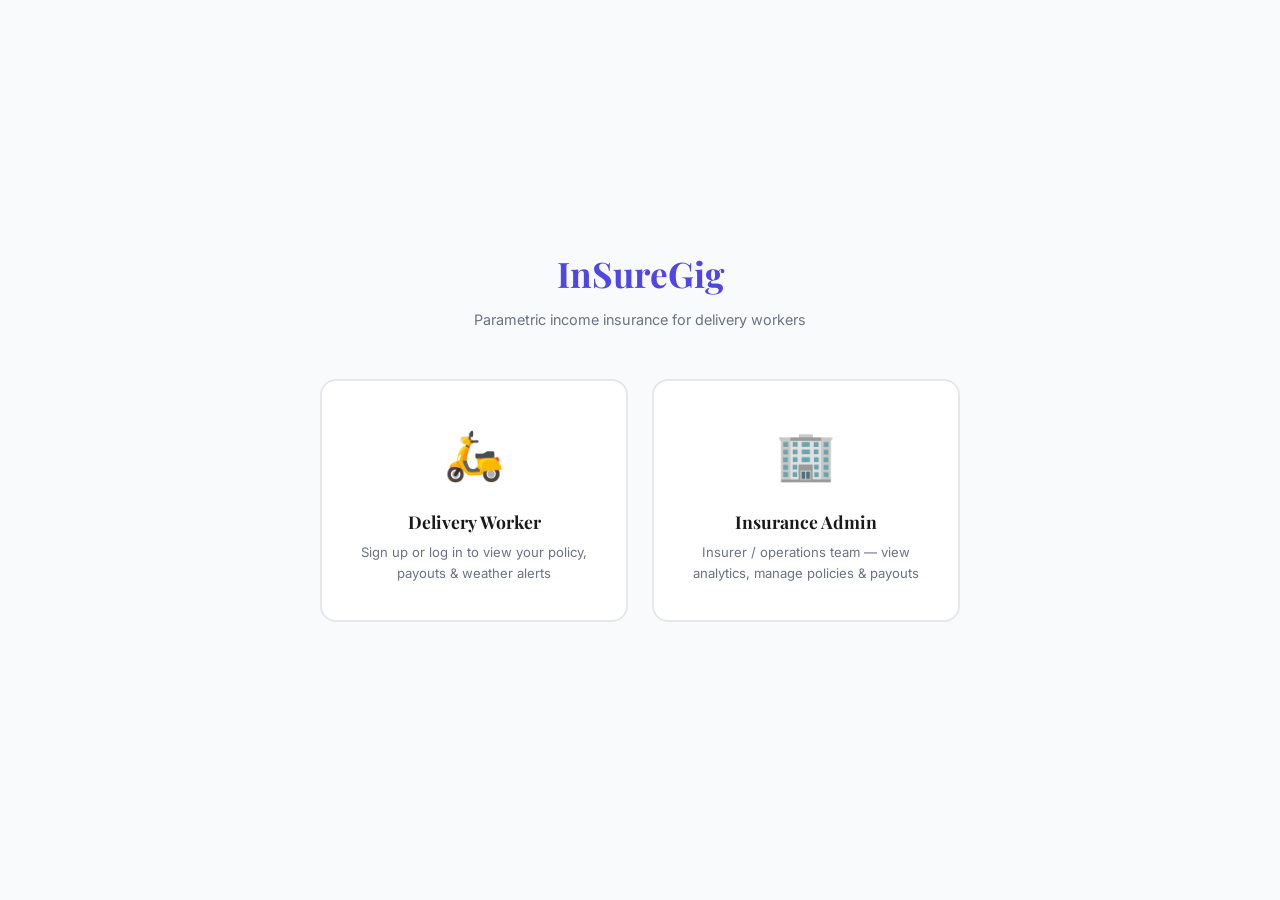
<file: frontend/admin-workers.html>
<!DOCTYPE html>
<html lang="en">
<head>
  <meta charset="UTF-8" />
  <meta name="viewport" content="width=device-width, initial-scale=1.0" />
  <title>InSureGig — Admin Workers</title>
  <link rel="stylesheet" href="style.css" />
  <style>
    body { background: #f4f5f7; }
    .navbar-admin-tag { background: var(--accent-bg); color: var(--accent); border-radius: 999px; padding: 3px 10px; font-size: .72rem; font-weight: 700; text-transform: uppercase; margin-left: 10px; }

    /* Dual-axis risk panel */
    .risk-axis-grid { display:grid; grid-template-columns:1fr 1fr; gap:16px; margin-top:8px; }
    @media(max-width:600px){ .risk-axis-grid { grid-template-columns:1fr; } }
    .risk-axis-panel { border:1px solid var(--border); border-radius:12px; padding:16px; background:#fff; }
    .risk-axis-panel .panel-title { font-size:.72rem; font-weight:700; text-transform:uppercase; letter-spacing:.06em; color:#6b7280; margin-bottom:12px; display:flex; align-items:center; gap:6px; }
    .risk-feature-row { display:flex; justify-content:space-between; align-items:center; padding:6px 0; border-bottom:1px solid #f1f5f9; font-size:.82rem; }
    .risk-feature-row:last-child { border-bottom:none; }
    .risk-feature-row .rf-label { color:#374151; }
    .risk-feature-row .rf-value { font-weight:700; color:var(--text); }

    /* Risk matrix */
    .risk-matrix-wrap { margin-top:20px; }
    .risk-matrix-label { font-size:.72rem; font-weight:700; text-transform:uppercase; color:#6b7280; margin-bottom:10px; }
    .risk-matrix-grid { display:grid; grid-template-columns:auto 1fr; gap:10px; align-items:center; }
    .rm-axis-label { font-size:.68rem; color:#9ca3af; writing-mode:vertical-lr; transform:rotate(180deg); text-align:center; }
    .rm-cells { display:grid; grid-template-columns:repeat(3,1fr); gap:6px; }
    .rm-cell { border-radius:8px; padding:8px 6px; text-align:center; font-size:.68rem; font-weight:600; opacity:.35; transition:opacity .2s,transform .2s; border:2px solid transparent; }
    .rm-cell.active { opacity:1; transform:scale(1.08); border-color:rgba(0,0,0,.15); box-shadow:0 2px 8px rgba(0,0,0,.12); }
    .rm-cell.ll { background:#f0fdf4;color:#15803d; }
    .rm-cell.lm { background:#fefce8;color:#92400e; }
    .rm-cell.lh { background:#fff7ed;color:#c2410c; }
    .rm-cell.ml { background:#fefce8;color:#92400e; }
    .rm-cell.mm { background:#fff7ed;color:#c2410c; }
    .rm-cell.mh { background:#fff1f2;color:#be123c; }
    .rm-cell.hl { background:#fff7ed;color:#c2410c; }
    .rm-cell.hm { background:#fff1f2;color:#be123c; }
    .rm-cell.hh { background:#fef2f2;color:#991b1b; }
    .rm-x-labels { display:grid; grid-template-columns:auto repeat(3,1fr); gap:6px; margin-bottom:2px; padding-left:0; }
    .rm-x-label  { text-align:center; font-size:.62rem; color:#9ca3af; font-weight:600; }
  </style>
</head>
<body>

<script>
  if (sessionStorage.getItem('gsRole') !== 'admin') {
    location.replace('login.html');
  }
</script>

<nav class="navbar">
  <div class="flex-center gap-8">
    <a href="dashboard.html" class="navbar-brand">InSureGig</a>
    <span class="navbar-admin-tag">Admin</span>
  </div>
  <ul class="navbar-links">
    <li><a href="dashboard.html">Analytics</a></li>
    <li><a href="admin-workers.html" class="active">Workers</a></li>
    <li><a href="admin-transactions.html">Transactions</a></li>
    <li><a href="admin-complaints.html">Complaints</a></li>
    <li>
      <a href="login.html" onclick="sessionStorage.clear()" style="color:var(--danger)">Logout</a>
    </li>
  </ul>
</nav>

<div class="page-wrapper">
  <div class="container" style="max-width:1000px">

    <div class="flex-between mb-24 flex-wrap gap-16">
      <div>
        <h1 style="font-size:1.8rem;margin-bottom:4px">Worker Directory</h1>
        <p class="text-muted text-sm">Look up specific worker details and activity.</p>
      </div>
    </div>

    <!-- Search Tool -->
    <div class="card mb-32" style="background:#fff;border-color:var(--border)">
      <h3 class="mb-12" style="font-size:1rem">Search by ID</h3>
      <div style="display:flex;gap:12px;max-width:400px">
        <input type="tel" id="searchWorkerId" placeholder="Enter Worker ID" class="w-full" style="padding:10px 14px; border:1px solid var(--border); border-radius:var(--radius-sm)" />
        <button class="btn btn-primary" onclick="searchWorker()">Search</button>
      </div>
      <div id="searchError" class="alert alert-danger mt-12" style="display:none"></div>
    </div>

    <!-- Worker Profile -->
    <div id="workerProfile" style="display:none">
      <div class="card-white mb-24">
        <div class="flex-between flex-wrap gap-16">
          <div>
            <h2 id="wName" style="font-size:1.5rem;margin-bottom:4px">—</h2>
            <p class="text-sm text-muted" id="wMeta">—</p>
            <div id="wRiskContainer" class="mt-12 flex-center gap-12" style="display:none">
               <div id="wRiskBadge"></div>
               <div id="wRiskReasons" class="text-xs text-muted fw-600"></div>
            </div>
          </div>
          <div style="text-align:right">
            <p class="text-xs text-muted">UPI ID</p>
            <p class="mono fw-600" id="wUpi">—</p>
          </div>
        </div>
        <div class="divider" style="margin:16px 0"></div>
        <div class="grid-4" style="gap:16px">
          <div>
            <p class="text-xs fw-600 text-muted" style="text-transform:uppercase">Weekly Hours</p>
            <p class="fw-600" style="font-size:1.2rem;margin-top:4px" id="wHours">—</p>
          </div>
          <div>
            <p class="text-xs fw-600 text-muted" style="text-transform:uppercase">Tenure</p>
            <p class="fw-600" style="font-size:1.2rem;margin-top:4px" id="wTenure">—</p>
          </div>
          <div>
            <p class="text-xs fw-600 text-muted" style="text-transform:uppercase">City</p>
            <p class="fw-600" style="font-size:1.2rem;margin-top:4px" id="wCity">—</p>
          </div>
          <div>
            <p class="text-xs fw-600 text-muted" style="text-transform:uppercase">Platform</p>
            <p class="fw-600" style="font-size:1.2rem;margin-top:4px" id="wPlatform">—</p>
          </div>
        </div>
      </div>
      
      <!-- Dual-axis ML Risk Panel -->
      <div class="card-white mt-24">
        <h3 class="mb-4">Risk Intelligence — Dual-Axis Analysis</h3>
        <p class="text-muted text-sm mb-16">Separates individual behavioral risk from aggregate zone-level environmental risk.</p>

        <div class="risk-axis-grid">
          <!-- Behavioral Panel -->
          <div class="risk-axis-panel">
            <div class="panel-title">🧠 Behavioral Profile <span style="font-style:italic;font-weight:400;text-transform:none;color:#9ca3af">(Individual)</span></div>
            <div id="behaviorFeaturesBody"><p class="text-muted text-sm">—</p></div>
          </div>
          <!-- Zone Panel -->
          <div class="risk-axis-panel">
            <div class="panel-title">🗺️ Zone Aggregate Risk <span style="font-style:italic;font-weight:400;text-transform:none;color:#9ca3af">(Environmental)</span></div>
            <div id="zoneFeaturesBody"><p class="text-muted text-sm">—</p></div>
          </div>
        </div>

        <!-- Risk Matrix -->
        <div class="risk-matrix-wrap">
          <div class="risk-matrix-label">📊 Risk Matrix — Behavior vs Zone</div>
          <div class="rm-x-labels">
            <div></div>
            <div class="rm-x-label">Low Zone</div>
            <div class="rm-x-label">Med Zone</div>
            <div class="rm-x-label">High Zone</div>
          </div>
          <div class="risk-matrix-grid">
            <div class="rm-axis-label">Behavior ▲</div>
            <div class="rm-cells" id="riskMatrixCells">
              <!-- Filled by JS: [H-B×L-Z] [H-B×M-Z] [H-B×H-Z] ... -->
              <div class="rm-cell hh" id="rm-hh">High/High<br>🔴 Critical</div>
              <div class="rm-cell hm" id="rm-hm">High/Med<br>🟠 Danger</div>
              <div class="rm-cell hl" id="rm-hl">High/Low<br>🟡 Watch</div>
              <div class="rm-cell mh" id="rm-mh">Med/High<br>🟠 Concern</div>
              <div class="rm-cell mm" id="rm-mm">Med/Med<br>🟡 Moderate</div>
              <div class="rm-cell ml" id="rm-ml">Med/Low<br>🟢 Managed</div>
              <div class="rm-cell lh" id="rm-lh">Low/High<br>🟡 Zone Risk</div>
              <div class="rm-cell lm" id="rm-lm">Low/Med<br>🟢 Low Risk</div>
              <div class="rm-cell ll" id="rm-ll">Low/Low<br>✅ Safe</div>
            </div>
          </div>
          <p class="text-xs text-muted mt-8" style="text-align:center">Rows = Behavior Risk · Columns = Zone Risk</p>
        </div>
      </div>

      <!-- Worker Complaints History -->
      <div class="card-white mt-24">
        <h3 class="mb-16">Complaint History</h3>
        <div class="table-wrapper">
          <table>
            <thead>
              <tr>
                <th>Date / Time</th>
                <th>Category</th>
                <th>Place / Location</th>
                <th>Status</th>
              </tr>
            </thead>
            <tbody id="workerComplaintsBody">
              <tr><td colspan="4" class="text-center text-muted" style="padding:24px">Loading complaints...</td></tr>
            </tbody>
          </table>
        </div>
      </div>

    </div>

  </div>
</div>

<script src="app.js"></script>
<script>
  async function searchWorker() {
    const wId = document.getElementById('searchWorkerId').value;
    const errEl = document.getElementById('searchError');
    errEl.style.display = 'none';

    if (!wId || wId < 1) {
      errEl.textContent = 'Enter a valid Worker ID.';
      errEl.style.display = 'flex';
      return;
    }

    try {
      const worker = await apiGet(`/api/v1/workers/${wId}`);
      document.getElementById('wName').textContent = worker.name || 'Unknown';
      document.getElementById('wMeta').textContent = `${(worker.platform || '').replace(/_/g, ' ')} · ${worker.city || 'Unknown'} — ${worker.zone || '—'}`;
      document.getElementById('wUpi').textContent  = worker.upiId || worker.upi_id || '—';
      
      document.getElementById('wHours').textContent = `${worker.weeklyActiveHours || worker.weekly_active_hours || 0} hrs`;
      document.getElementById('wTenure').textContent = `${worker.tenureWeeks || worker.tenure_weeks || 0} wks`;
      document.getElementById('wCity').textContent = `${worker.city || '—'} (${worker.zone || '—'})`;
      document.getElementById('wPlatform').textContent = (worker.platform || '').replace(/_/g, ' ');

      document.getElementById('workerProfile').style.display = 'block';

      // Load features & complaints
      loadFeatures(wId);
      loadWorkerComplaints(wId);
    } catch (err) {
      errEl.textContent = 'Worker not found.';
      errEl.style.display = 'flex';
      document.getElementById('workerProfile').style.display = 'none';
    }
  }

  // Keywords that classify a feature as behavioral (individual) risk
  const BEHAVIOR_KEYS = ['claim_freq','claim_frequency','frequency','tenure','velocity','total_claims','claims_count','complaint_count','hourly','daily_avg','avg_daily','baseline','active_hours','weekly'];
  // Keywords that classify a feature as zone-level (environmental) risk
  const ZONE_KEYS = ['zone','city','region','weather','rain','wind','temp','aqi','humidity','heat','smog','cyclone','district','geo','area','location'];

  function classifyFeature(key) {
    const k = key.toLowerCase();
    if (ZONE_KEYS.some(z => k.includes(z))) return 'zone';
    if (BEHAVIOR_KEYS.some(b => k.includes(b))) return 'behavior';
    // Heuristic: numeric features with high variance are behavioral by default
    return 'behavior';
  }

  function renderFeatureRows(featureObj) {
    return Object.entries(featureObj).map(([k, v]) => {
      const val = isNaN(parseFloat(v)) ? v : parseFloat(v).toFixed(2);
      return `<div class="risk-feature-row"><span class="rf-label">${featureLabel(k)}</span><span class="rf-value">${val}</span></div>`;
    }).join('');
  }

  function activateRiskMatrix(behaviorScore, zoneScore) {
    const bLevel = behaviorScore > 0.65 ? 'h' : behaviorScore > 0.3 ? 'm' : 'l';
    const zLevel = zoneScore    > 0.65 ? 'h' : zoneScore    > 0.3 ? 'm' : 'l';
    const cellId = `rm-${bLevel}${zLevel}`;
    document.querySelectorAll('.rm-cell').forEach(el => el.classList.remove('active'));
    const cell = document.getElementById(cellId);
    if (cell) cell.classList.add('active');
  }

  async function loadFeatures(wId) {
    const behaviorEl = document.getElementById('behaviorFeaturesBody');
    const zoneEl     = document.getElementById('zoneFeaturesBody');
    const riskContainer = document.getElementById('wRiskContainer');
    const riskBadge = document.getElementById('wRiskBadge');
    const riskReasons = document.getElementById('wRiskReasons');

    behaviorEl.innerHTML = '<p class="text-muted text-sm">Loading…</p>';
    zoneEl.innerHTML     = '<p class="text-muted text-sm">Loading…</p>';

    try {
      const ml = await apiGet(`/api/v1/ml/predict/${wId}`);

      // Overall risk header
      const score   = ml.fraudScore || ml.fraud_score || 0;
      const reasons = ml.riskReasons || ml.risk_reasons || [];
      const riskLevel = score > 0.7 ? 'HIGH' : score > 0.3 ? 'MEDIUM' : 'LOW';
      riskBadge.innerHTML = statusBadge(riskLevel);
      riskReasons.textContent = reasons.length > 0 ? `Reason: ${reasons.join(', ')}` : 'Safe patterns detected';
      riskContainer.style.display = 'flex';

      // Split features
      const features = ml.features || ml.input_features || {};
      const behaviorFeatures = {}, zoneFeatures = {};
      Object.entries(features).forEach(([k, v]) => {
        if (classifyFeature(k) === 'zone') zoneFeatures[k] = v;
        else behaviorFeatures[k] = v;
      });

      // Derive zone risk score from avg of zone features (0-1 normalized)
      const zoneVals = Object.values(zoneFeatures).map(v => parseFloat(v) || 0);
      const zoneScore = zoneVals.length > 0
        ? Math.min(1, zoneVals.reduce((s,v) => s+v, 0) / (zoneVals.length * 100))
        : score * 0.4;

      const behaviorScore = score; // fraud score is primarily behavioral

      // Render panels
      if (Object.keys(behaviorFeatures).length > 0) {
        behaviorEl.innerHTML = renderFeatureRows(behaviorFeatures);
      } else {
        behaviorEl.innerHTML = '<p class="text-muted text-sm">No individual behavior features returned.</p>';
      }

      if (Object.keys(zoneFeatures).length > 0) {
        zoneEl.innerHTML = renderFeatureRows(zoneFeatures);
      } else {
        // Use city/zone from worker profile as fallback label
        zoneEl.innerHTML = `<p class="text-muted text-sm">Zone features not isolated by ML API.<br>Overall fraud signal: <strong>${(score * 100).toFixed(0)}%</strong></p>`;
      }

      // Light up risk matrix
      activateRiskMatrix(behaviorScore, zoneScore);

    } catch (_) {
      behaviorEl.innerHTML = '<p class="text-muted text-sm">Could not load features.</p>';
      zoneEl.innerHTML     = '<p class="text-muted text-sm">Could not load features.</p>';
      riskContainer.style.display = 'none';
    }
  }

  async function loadWorkerComplaints(wId) {
    const tbody = document.getElementById('workerComplaintsBody');
    try {
      const data = await apiGet(`/api/v1/complaints/worker/${wId}`);
      if (!data || !data.length) {
        tbody.innerHTML = '<tr><td colspan="4" class="text-center text-muted" style="padding:24px">No previous complaints found.</td></tr>';
        return;
      }

      // Sort newest first
      const sorted = [...data].sort((a,b) => 
        new Date(b.createdAt || b.created_at || 0) - new Date(a.createdAt || a.created_at || 0)
      );

      tbody.innerHTML = sorted.map(c => {
        const ts = c.createdAt || c.created_at || c.submittedAt || c.submitted_at;
        const rawStatus = c.status || c.complaintStatus || c.complaint_status || c.status_label || 'PENDING';
        return `
          <tr>
            <td>
              <div class="fw-600">${fmtDate(ts)}</div>
              <div class="text-muted text-xs">${fmtTime(ts)}</div>
            </td>
            <td>${(c.category || '').replace(/_/g, ' ')}</td>
            <td class="text-sm">
              <div class="fw-600">${(c.description || '').split(' | Delivering: ')[0] || '—'}</div>
              <div class="text-xs text-muted">Delivering: ${(c.description || '').split(' | Delivering: ')[1] || '—'}</div>
            </td>
            <td>${statusBadge(rawStatus)}</td>
          </tr>
        `;
      }).join('');
    } catch (_) {
      tbody.innerHTML = '<tr><td colspan="4" class="text-center text-muted" style="padding:24px">Could not load complaints history.</td></tr>';
    }
  }

  // Handle URL param search (e.g. ?search=1)
  const autoSearchId = new URLSearchParams(location.search).get('search');
  if (autoSearchId) {
    document.getElementById('searchWorkerId').value = autoSearchId;
    searchWorker();
  }
</script>
</body>
</html>
</file>
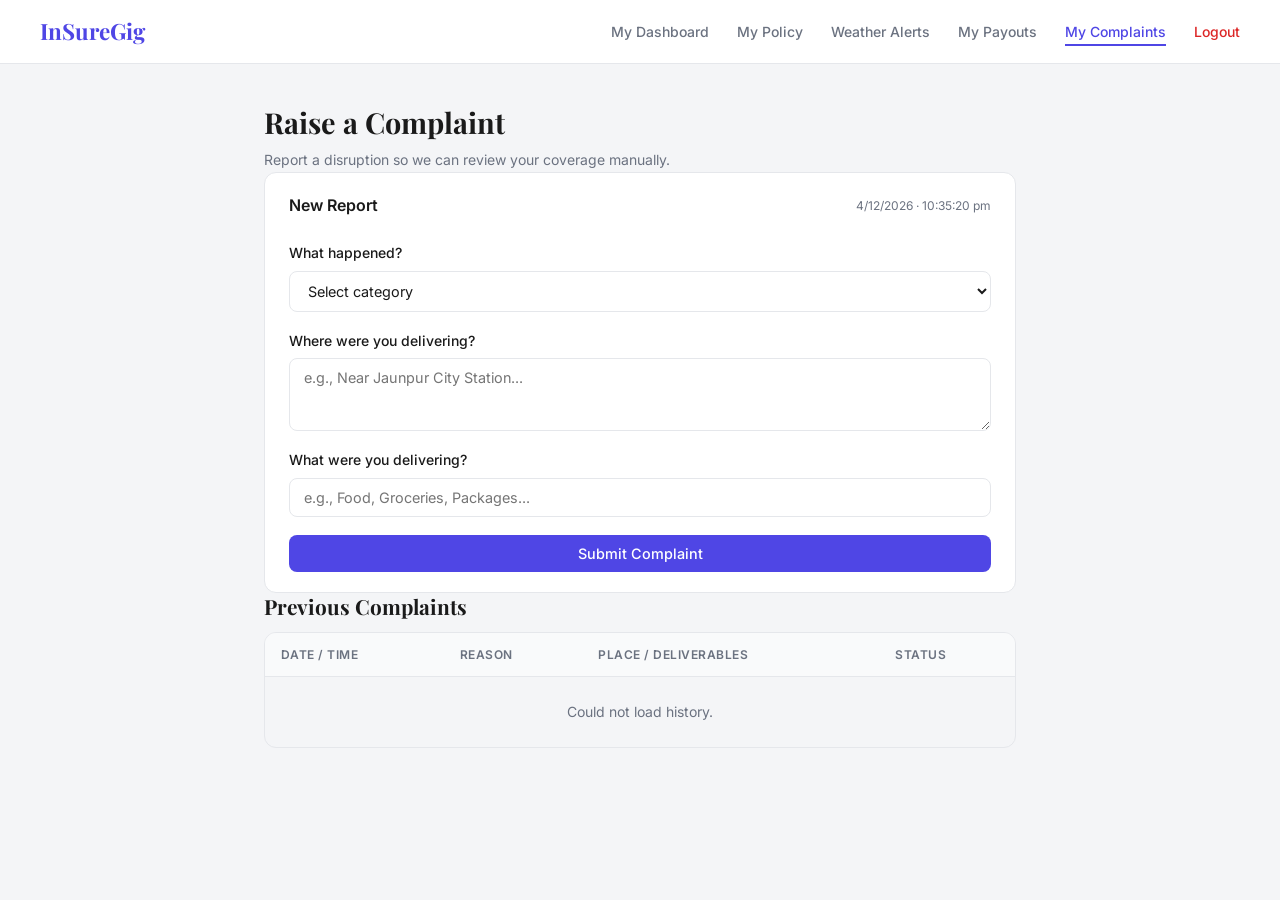
<file: frontend/complaints.html>
<!DOCTYPE html>
<html lang="en">
<head>
  <meta charset="UTF-8" />
  <meta name="viewport" content="width=device-width, initial-scale=1.0" />
  <title>InSureGig — My Complaints</title>
  <link rel="stylesheet" href="style.css" />
  <style>
    body { background: #f4f5f7; }
    .spinner {
      width: 20px;
      height: 20px;
      border: 3px solid rgba(255,255,255,0.3);
      border-top: 3px solid #fff;
      border-radius: 50%;
      animation: spin 0.8s linear infinite;
    }
    @keyframes spin { 0% { transform: rotate(0deg); } 100% { transform: rotate(360deg); } }
  </style>
</head>
<body>

<nav class="navbar">
  <div class="flex-center gap-8">
    <a href="worker-dashboard.html" class="navbar-brand">InSureGig</a>
  </div>
  <ul class="navbar-links">
    <li><a href="worker-dashboard.html" id="navDash">My Dashboard</a></li>
    <li><a href="policy.html" id="navPolicy">My Policy</a></li>
    <li><a href="triggers.html" id="navTriggers">Weather Alerts</a></li>
    <li><a href="payouts.html" id="navPayouts">My Payouts</a></li>
    <li><a href="complaints.html" class="active" id="navComplaints">My Complaints</a></li>
    <li><a href="login.html" id="navLogout" style="color:var(--danger)">Logout</a></li>
  </ul>
</nav>

<div class="page-wrapper">
  <div class="container" style="max-width:800px">
    
    <div class="mb-32">
      <h1 style="font-size:1.8rem;margin-bottom:8px">Raise a Complaint</h1>
      <p class="text-muted text-sm">Report a disruption so we can review your coverage manually.</p>
    </div>

    <!-- Complaint Form -->
    <div class="card-white mb-40">
      <div class="flex-between mb-24">
        <p class="fw-600">New Report</p>
        <p class="text-xs text-muted" id="currentTimeDisplay">Loading time...</p>
      </div>

      <div class="form-group">
        <label for="compCategory">What happened?</label>
        <select id="compCategory">
          <option value="">Select category</option>
          <option value="HEAVY_RAIN">🌧️ Heavy Rain</option>
          <option value="CYCLONE">🌀 Cyclone</option>
          <option value="EXTREME_HEAT">☀️ Extreme Heat</option>
          <option value="STORM">⚡ Storm</option>
          <option value="SMOG">🌫️ Smog / Bad Air</option>
          <option value="STRIKE">🚫 Local Strike / Blockade</option>
        </select>
      </div>

      <div class="form-group">
        <label for="compDescription">Where were you delivering?</label>
        <textarea id="compDescription" rows="3" placeholder="e.g., Near Jaunpur City Station..."></textarea>
      </div>

      <div class="form-group">
        <label for="compDeliverable">What were you delivering?</label>
        <input type="text" id="compDeliverable" placeholder="e.g., Food, Groceries, Packages..." />
      </div>

      <div id="compError" class="alert alert-danger mb-16" style="display:none"></div>
      <div id="compSuccess" class="alert alert-success mb-16" style="display:none">
        ✅ Complaint submitted successfully for review.
      </div>

      <button class="btn btn-primary btn-full" id="btnSubmit" onclick="submitComplaint()">
        <span id="btnLabel">Submit Complaint</span>
        <div id="btnSpinner" class="spinner" style="display:none"></div>
      </button>
    </div>

    <!-- History -->
    <div class="mb-24">
      <h2 style="font-size:1.3rem;margin-bottom:12px">Previous Complaints</h2>
      <div class="table-wrapper">
        <table>
          <thead>
            <tr>
              <th>Date / Time</th>
              <th>Reason</th>
              <th>Place / Deliverables</th>
              <th>Status</th>
            </tr>
          </thead>
          <tbody id="historyTbody">
            <tr><td colspan="4" class="text-center text-muted" style="padding:32px">Loading history...</td></tr>
          </tbody>
        </table>
      </div>
    </div>

  </div>
</div>

<script src="app.js"></script>
<script>
  const workerId = getParam('workerId') || sessionStorage.getItem('gsWorkerId') || 1;

  // Add workerId to nav links
  document.getElementById('navDash').href       = `worker-dashboard.html?workerId=${workerId}`;
  document.getElementById('navPolicy').href     = `policy.html?workerId=${workerId}`;
  document.getElementById('navTriggers').href   = `triggers.html?workerId=${workerId}`;
  document.getElementById('navPayouts').href    = `payouts.html?workerId=${workerId}`;
  document.getElementById('navComplaints').href = `complaints.html?workerId=${workerId}`;

  // Update real-time clock
  function updateClock() {
    const now = new Date();
    document.getElementById('currentTimeDisplay').textContent = 
      now.toLocaleDateString('en-IN') + ' · ' + now.toLocaleTimeString('en-IN');
  }
  setInterval(updateClock, 1000);
  updateClock();

  async function submitComplaint() {
    const category = document.getElementById('compCategory').value;
    const desc = document.getElementById('compDescription').value.trim();
    const deliverable = document.getElementById('compDeliverable').value.trim();
    const errEl = document.getElementById('compError');
    const successEl = document.getElementById('compSuccess');
    
    errEl.style.display = 'none';
    successEl.style.display = 'none';

    if (!category) return showError('Please select a category.');
    if (!desc) return showError('Please provide a location.');
    if (!deliverable) return showError('Please specify what you were delivering.');

    setLoading(true);

    try {
      await apiPost('/api/v1/complaints', {
        workerId: parseInt(workerId),
        category: category,
        description: `${desc} | Delivering: ${deliverable}`,
        submittedAt: new Date().toISOString()
      });
      successEl.style.display = 'flex';
      document.getElementById('compCategory').value = '';
      document.getElementById('compDescription').value = '';
      document.getElementById('compDeliverable').value = '';
      loadHistory();
    } catch (err) {
      showError('Failed to submit: ' + (err.message || 'Server error'));
    } finally {
      setLoading(false);
    }
  }

  function showError(msg) {
    const errEl = document.getElementById('compError');
    errEl.textContent = msg;
    errEl.style.display = 'flex';
  }

  function setLoading(loading) {
    document.getElementById('btnSubmit').disabled = loading;
    const label = document.getElementById('btnLabel');
    const spinner = document.getElementById('btnSpinner');
    if (label) label.style.display = loading ? 'none' : '';
    if (spinner) spinner.style.display = loading ? '' : 'none';
  }

  async function loadHistory() {
    const tbody = document.getElementById('historyTbody');
    try {
      // SMART SYNC: Fetch payouts in parallel to see if any complaints were already paid out
      const [complaints, payouts] = await Promise.all([
        apiGet(`/api/v1/complaints/worker/${workerId}`),
        apiGet(`/api/v1/payouts/history/${workerId}`)
      ]);

      if (!complaints || !complaints.length) {
        tbody.innerHTML = '<tr><td colspan="4" class="text-center text-muted" style="padding:24px">No previous complaints found.</td></tr>';
        return;
      }

      const sortedData = [...complaints].sort((a,b) => 
        new Date(b.createdAt || b.created_at || b.submittedAt || b.submitted_at || 0) - 
        new Date(a.createdAt || a.created_at || a.submittedAt || a.submitted_at || 0)
      );

      tbody.innerHTML = sortedData.map(c => {
        const timestamp = c.submittedAt || c.submitted_at || c.createdAt || c.created_at;
        const cDate = fmtDate(timestamp);
        const cCat  = (c.category || '').replace(/_/g, ' ');
        
        let rawStatus = c.status || c.complaintStatus || c.complaint_status || c.status_label || 'PENDING';
        
        // SMART SYNC LOGIC: Check if a payout exists for this date and category
        if (rawStatus.toUpperCase() === 'PENDING' && payouts && payouts.length > 0) {
          const matchingPayout = payouts.find(p => {
            const pDate = fmtDate(p.createdAt || p.created_at);
            const amt_val = parseFloat(p.amount || 0);
            const pTrig = (p.triggerType || p.trigger_type || (amt_val >= 380 ? 'CYCLONE' : amt_val >= 300 ? 'HEAVY RAIN' : amt_val >= 200 ? 'EXTREME HEAT' : 'SMOG')).replace(/_/g,' ');
            return pDate === cDate && pTrig === cCat;
          });
          
          if (matchingPayout) {
            rawStatus = 'RESOLVED'; // Auto-resolve because payout was found
          }
        }

        return `
          <tr>
            <td>
              <div class="fw-600">${cDate}</div>
              <div class="text-muted text-xs">${fmtTime(timestamp)}</div>
            </td>
            <td>${cCat}</td>
            <td class="text-sm">
              <div class="fw-600">${(c.description || '').split(' | Delivering: ')[0] || '—'}</div>
              <div class="text-xs text-muted">Delivering: ${(c.description || '').split(' | Delivering: ')[1] || '—'}</div>
            </td>
            <td>${statusBadge(rawStatus)}</td>
          </tr>
        `;
      }).join('');
    } catch (_) {
      tbody.innerHTML = '<tr><td colspan="4" class="text-center text-muted" style="padding:24px">Could not load history.</td></tr>';
    }
  }

  loadHistory();
</script>
</body>
</html>
</file>
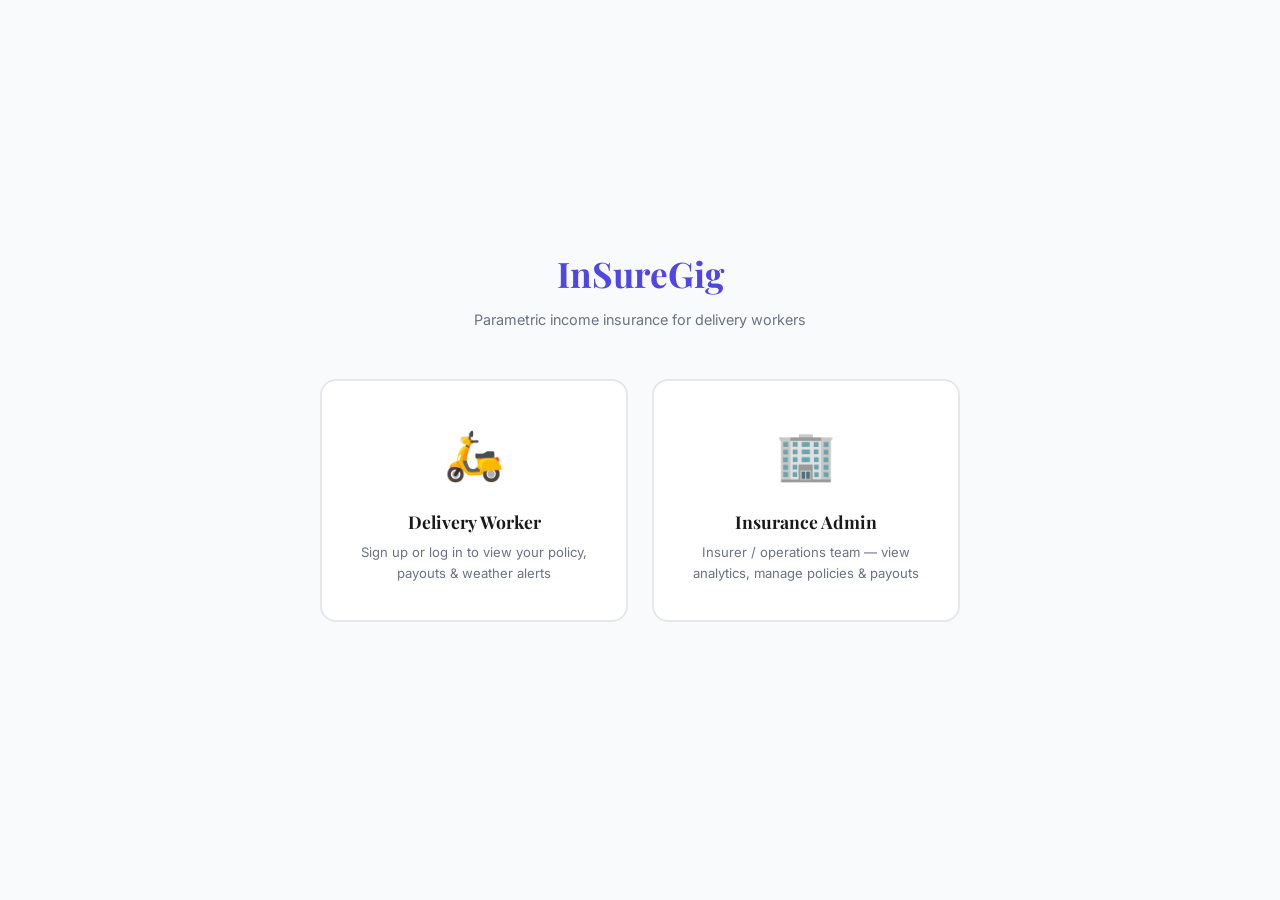
<file: frontend/login.html>
<!DOCTYPE html>
<html lang="en">
<head>
  <meta charset="UTF-8" />
  <meta name="viewport" content="width=device-width, initial-scale=1.0" />
  <title>InSureGig — Login</title>
  <meta name="description" content="Sign in to InSureGig — parametric income insurance for delivery workers." />
  <link rel="stylesheet" href="style.css" />
  <style>
    body { background: var(--card-bg); }

    .login-wrapper {
      min-height: 100vh;
      display: flex;
      flex-direction: column;
      align-items: center;
      justify-content: center;
      padding: 32px 16px;
    }

    .login-brand {
      font-family: var(--font-head);
      font-size: 2.2rem;
      font-weight: 700;
      color: var(--accent);
      margin-bottom: 6px;
      text-align: center;
    }

    .login-tagline {
      color: var(--muted);
      font-size: .9rem;
      margin-bottom: 48px;
      text-align: center;
    }

    .role-grid {
      display: grid;
      grid-template-columns: 1fr 1fr;
      gap: 24px;
      width: 100%;
      max-width: 640px;
      margin-bottom: 32px;
    }

    .role-card {
      background: #fff;
      border: 2px solid var(--border);
      border-radius: 16px;
      padding: 36px 24px;
      text-align: center;
      cursor: pointer;
      transition: border-color .2s, box-shadow .2s, transform .15s;
    }
    .role-card:hover {
      border-color: var(--accent);
      box-shadow: 0 4px 24px rgba(79,70,229,.1);
      transform: translateY(-2px);
    }
    .role-card.selected {
      border-color: var(--accent);
      background: var(--accent-bg);
    }
    .role-icon { font-size: 3rem; margin-bottom: 14px; }
    .role-title {
      font-family: var(--font-head);
      font-size: 1.1rem;
      font-weight: 700;
      margin-bottom: 6px;
    }
    .role-desc { font-size: .82rem; color: var(--muted); }

    /* Worker panel */
    .worker-panel, .admin-panel {
      background: #fff;
      border: 1px solid var(--border);
      border-radius: 16px;
      padding: 32px;
      width: 100%;
      max-width: 440px;
      animation: fadeIn .25s ease both;
    }
    @keyframes fadeIn {
      from { opacity: 0; transform: translateY(8px); }
      to   { opacity: 1; transform: translateY(0); }
    }

    .panel-title {
      font-family: var(--font-head);
      font-size: 1.3rem;
      font-weight: 700;
      margin-bottom: 6px;
    }
    .tab-row {
      display: flex;
      gap: 0;
      border: 1px solid var(--border);
      border-radius: var(--radius-sm);
      overflow: hidden;
      margin: 20px 0 24px;
    }
    .tab-btn {
      flex: 1;
      padding: 9px;
      font-size: .85rem;
      font-weight: 500;
      border: none;
      background: #fff;
      cursor: pointer;
      transition: background .15s, color .15s;
      font-family: var(--font-body);
    }
    .tab-btn.active {
      background: var(--accent);
      color: #fff;
    }
    .tab-pane { display: none; }
    .tab-pane.active { display: block; }

    .divider-text {
      display: flex;
      align-items: center;
      gap: 12px;
      color: var(--muted);
      font-size: .78rem;
      margin: 18px 0;
    }
    .divider-text::before, .divider-text::after {
      content: ''; flex: 1; height: 1px; background: var(--border);
    }

    .secure-note {
      margin-top: 16px;
      text-align: center;
      font-size: .75rem;
      color: var(--muted);
    }

    @media (max-width: 520px) {
      .role-grid { grid-template-columns: 1fr 1fr; gap: 12px; }
      .role-card { padding: 24px 14px; }
      .role-icon { font-size: 2.2rem; }
    }
  </style>
</head>
<body>

<div class="login-wrapper page-wrapper">

  <div class="login-brand">InSureGig</div>
  <p class="login-tagline">Parametric income insurance for delivery workers</p>

  <!-- ── Role Selector ── -->
  <div class="role-grid" id="roleGrid">
    <div class="role-card" id="roleWorker" onclick="selectRole('worker')">
      <div class="role-icon">🛵</div>
      <div class="role-title">Delivery Worker</div>
      <div class="role-desc">Sign up or log in to view your policy, payouts & weather alerts</div>
    </div>
    <div class="role-card" id="roleAdmin" onclick="selectRole('admin')">
      <div class="role-icon">🏢</div>
      <div class="role-title">Insurance Admin</div>
      <div class="role-desc">Insurer / operations team — view analytics, manage policies & payouts</div>
    </div>
  </div>

  <!-- ── Worker Panel ── -->
  <div class="worker-panel" id="workerPanel" style="display:none">
    <p class="panel-title">Welcome, Worker 👋</p>
    <p class="text-muted text-sm mb-16">Enter your Worker ID to access your dashboard, or register if you're new.</p>

    <div class="backend-disclaimer">
      <div class="bd-icon">🚀</div>
      <div class="bd-content">
        <strong>Backend is waking up!</strong>
        It may take 2-3 tries to connect on your first visit. This is because we use Render's high-reliability backend.
      </div>
    </div>

    <div class="tab-row">
      <button class="tab-btn active" id="tabReturn" onclick="switchTab('return')">Returning Worker</button>
      <button class="tab-btn" id="tabNew" onclick="switchTab('new')">New Registration</button>
    </div>

    <!-- Returning worker -->
    <div class="tab-pane active" id="paneReturn">
      <div class="form-group">
        <label for="workerId">Your Worker ID</label>
        <input type="tel" id="workerId" placeholder="Enter your Worker ID" />
      </div>
      <div class="form-group">
        <label for="workerPassword">Password</label>
        <input type="password" id="workerPassword" placeholder="••••••••" />
      </div>
      <div id="workerLoginError" class="alert alert-danger mb-16" style="display:none"></div>
      <button class="btn btn-primary btn-full btn-lg" onclick="workerLogin()">
        <span id="loginLabel">Go to My Dashboard →</span>
        <span id="loginSpinner" style="display:none">Verifying…</span>
      </button>
    </div>

    <!-- New worker -->
    <div class="tab-pane" id="paneNew">
      <div class="alert alert-info mb-16">
        ℹ️ You'll complete a quick 2-minute registration. No documents needed.
      </div>
      <a href="index.html" class="btn btn-primary btn-full btn-lg">Start Registration →</a>
    </div>

    <p class="secure-note">🔒 Your data is encrypted and never shared with third parties.</p>

    <button onclick="backToRoles()" class="btn btn-secondary btn-sm mt-16" style="width:100%;justify-content:center">← Change role</button>
  </div>

  <!-- ── Admin Panel ── -->
  <div class="admin-panel" id="adminPanel" style="display:none">
    <p class="panel-title">Insurer / Admin Login 🏢</p>
    <p class="text-muted text-sm mb-16">Access the analytics dashboard and policy controls.</p>

    <div class="backend-disclaimer">
      <div class="bd-icon">🚀</div>
      <div class="bd-content">
        <strong>System Notice</strong>
        The backend may take 2-3 attempts to respond if it's currently inactive. Thanks for your patience!
      </div>
    </div>

    <div class="form-group">
      <label for="adminEmail">Email</label>
      <input type="email" id="adminEmail" placeholder="admin@insuregig.in" />
    </div>
    <div class="form-group">
      <label for="adminPass">Password</label>
      <input type="password" id="adminPass" placeholder="••••••••" />
    </div>
    <p class="text-xs text-muted mb-16">Demo credentials: admin@insuregig.in / admin123</p>

    <div id="adminLoginError" class="alert alert-danger mb-16" style="display:none"></div>
    <button class="btn btn-primary btn-full btn-lg" onclick="adminLogin()">Sign In →</button>

    <p class="secure-note">🔒 Admin access is logged and monitored.</p>

    <button onclick="backToRoles()" class="btn btn-secondary btn-sm mt-16" style="width:100%;justify-content:center">← Change role</button>
  </div>

  <!-- ── Session PIN Setup (shown after admin login) ── -->
  <div class="admin-panel" id="pinSetupPanel" style="display:none">
    <div style="text-align:center;margin-bottom:20px">
      <div style="font-size:2.5rem;margin-bottom:8px">🔐</div>
      <p class="panel-title">Set Your Session PIN</p>
      <p class="text-muted text-sm">This PIN is required to approve any payout. It expires when you log out.</p>
    </div>
    <div class="form-group mt-20">
      <label for="pinInput">Choose a 4–6 digit PIN</label>
      <input type="password" id="pinInput" placeholder="e.g. 4829" maxlength="6" inputmode="numeric"
        style="font-size:1.5rem;letter-spacing:.3rem;text-align:center" />
    </div>
    <div id="pinError" class="alert alert-danger mb-16" style="display:none"></div>
    <button class="btn btn-primary btn-full btn-lg" onclick="confirmPin()">Set PIN & Enter Dashboard →</button>
    <p class="secure-note mt-12">🔒 This PIN is never sent to any server. It lives only in your browser session.</p>
  </div>

</div>

<script src="app.js"></script>
<script>
  // Clear previous session on login page load
  sessionStorage.removeItem('gsRole');
  sessionStorage.removeItem('gsWorkerId');

  function selectRole(role) {
    document.getElementById('roleWorker').classList.toggle('selected', role === 'worker');
    document.getElementById('roleAdmin').classList.toggle('selected', role === 'admin');

    document.getElementById('workerPanel').style.display = role === 'worker' ? '' : 'none';
    document.getElementById('adminPanel').style.display  = role === 'admin'  ? '' : 'none';

    // Scroll down smoothly on mobile
    setTimeout(() => {
      document.getElementById(role === 'worker' ? 'workerPanel' : 'adminPanel')
        .scrollIntoView({ behavior: 'smooth', block: 'nearest' });
    }, 50);
  }

  function backToRoles() {
    document.getElementById('workerPanel').style.display = 'none';
    document.getElementById('adminPanel').style.display  = 'none';
    document.getElementById('roleWorker').classList.remove('selected');
    document.getElementById('roleAdmin').classList.remove('selected');
  }

  function switchTab(tab) {
    document.getElementById('tabReturn').classList.toggle('active', tab === 'return');
    document.getElementById('tabNew').classList.toggle('active', tab === 'new');
    document.getElementById('paneReturn').classList.toggle('active', tab === 'return');
    document.getElementById('paneNew').classList.toggle('active', tab === 'new');
  }

  // ── Worker login ─────────────────────────────────────────
  async function workerLogin() {
    const id = parseInt(document.getElementById('workerId').value.trim());
    const password = document.getElementById('workerPassword').value;
    const errEl = document.getElementById('workerLoginError');
    errEl.style.display = 'none';

    if (!id || id < 1) {
      errEl.textContent = 'Please enter a valid Worker ID.';
      errEl.style.display = 'flex';
      return;
    }
    if (!password) {
      errEl.textContent = 'Please enter your password.';
      errEl.style.display = 'flex';
      return;
    }

    document.getElementById('loginLabel').style.display   = 'none';
    document.getElementById('loginSpinner').style.display = '';

    try {
      // Reverted to use ID for login
      const res = await apiPost('/api/v1/workers/login', { id: id, workerId: id, password: password });
      
      sessionStorage.setItem('gsRole', 'worker');
      sessionStorage.setItem('gsWorkerId', id);
      
      location.href = `worker-dashboard.html?workerId=${id}`;
    } catch (err) {
      if (err.status === 401 || err.status === 404 || err.status === 400) {
        errEl.textContent = 'Invalid Worker ID or Password.';
      } else {
        errEl.textContent = 'Could not connect to server. Please try again.';
      }
      errEl.style.display = 'flex';
    } finally {
      document.getElementById('loginLabel').style.display   = '';
      document.getElementById('loginSpinner').style.display = 'none';
    }
  }

  // ── Admin login ──────────────────────────────────────────
  function adminLogin() {
    const email = document.getElementById('adminEmail').value.trim();
    const pass  = document.getElementById('adminPass').value;
    const errEl = document.getElementById('adminLoginError');
    errEl.style.display = 'none';

    if (email === 'admin@insuregig.in' && pass === 'admin123') {
      sessionStorage.setItem('gsRole', 'admin');
      sessionStorage.setItem('gsAdminEmail', email);
      // Show PIN setup before redirect
      showPinSetup();
    } else {
      errEl.textContent = 'Invalid credentials. Try admin@insuregig.in / admin123';
      errEl.style.display = 'flex';
    }
  }

  function showPinSetup() {
    document.getElementById('adminPanel').style.display = 'none';
    document.getElementById('roleGrid').style.display = 'none';
    document.getElementById('pinSetupPanel').style.display = '';
  }

  function confirmPin() {
    const pin = document.getElementById('pinInput').value.trim();
    const errEl = document.getElementById('pinError');
    if (!/^\d{4,6}$/.test(pin)) {
      errEl.textContent = 'PIN must be 4–6 digits.';
      errEl.style.display = 'flex';
      return;
    }
    // Simple hash: store as reversed+sum for basic obfuscation (not cryptographic)
    const pinHash = btoa(pin.split('').reverse().join('') + pin.length);
    sessionStorage.setItem('gsAdminPin', pinHash);
    location.href = 'dashboard.html';
  }

  // Allow Enter key on password fields
  document.addEventListener('DOMContentLoaded', () => {
    document.getElementById('adminPass')?.addEventListener('keydown', e => {
      if (e.key === 'Enter') adminLogin();
    });
    document.getElementById('workerPassword')?.addEventListener('keydown', e => {
      if (e.key === 'Enter') workerLogin();
    });
  });
</script>
</body>
</html>
</file>
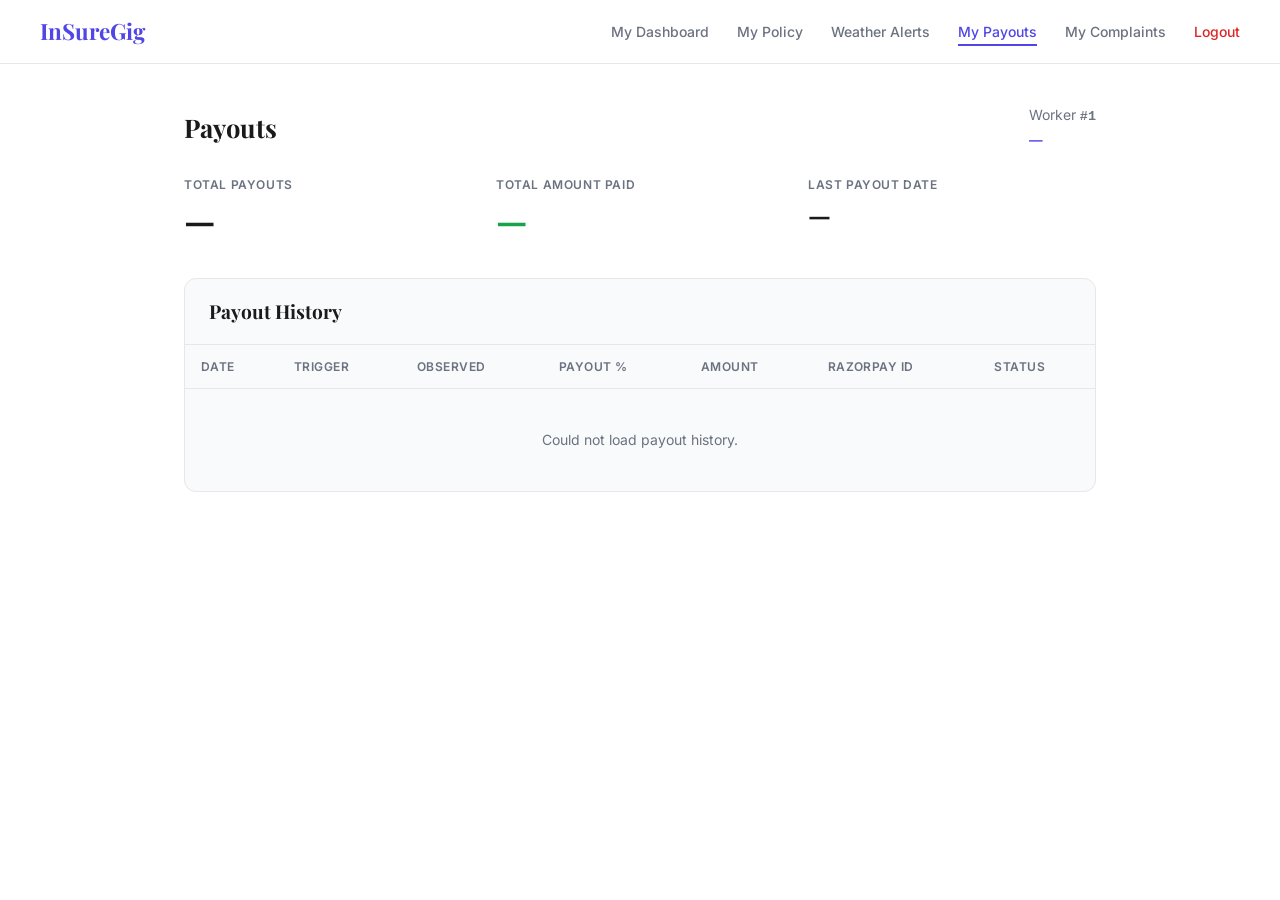
<file: frontend/payouts.html>
<!DOCTYPE html>
<html lang="en">
<head>
  <meta charset="UTF-8" />
  <meta name="viewport" content="width=device-width, initial-scale=1.0" />
  <title>InSureGig — Payouts</title>
  <meta name="description" content="View your InSureGig payout history and claim details." />
  <link rel="stylesheet" href="style.css" />
</head>
<body>

<nav class="navbar">
  <a href="worker-dashboard.html" class="navbar-brand">InSureGig</a>
  <ul class="navbar-links">
    <li><a href="worker-dashboard.html" id="navDash">My Dashboard</a></li>
    <li><a href="policy.html" id="navPolicy">My Policy</a></li>
    <li><a href="triggers.html" id="navTriggers">Weather Alerts</a></li>
    <li><a href="payouts.html" class="active" id="navPayouts">My Payouts</a></li>
    <li><a href="complaints.html" id="navComplaints">My Complaints</a></li>
    <li><a href="login.html" id="navLogout" style="color:var(--danger)">Logout</a></li>
  </ul>
</nav>

<div class="page-wrapper">
  <div class="container" style="max-width:960px">
    
    <div class="flex-between mb-24 flex-wrap gap-16">
      <h1 style="font-size:1.6rem">Payouts</h1>
      <div class="text-right">
        <p class="text-sm text-muted">Worker <span class="mono fw-600" id="wIdLabel">—</span></p>
        <p class="fw-600 text-accent" id="wNameLabel" style="font-size:.85rem;margin-top:2px">—</p>
      </div>
    </div>
    
    <!-- ── Summary Cards ─────────────────────────────────── -->
    <div class="grid-3 mb-32">
      <div class="metric-card">
        <div class="metric-label">Total Payouts</div>
        <div class="metric-value" id="totCount">—</div>
      </div>
      <div class="metric-card">
        <div class="metric-label">Total Amount Paid</div>
        <div class="metric-value text-success" id="totAmt">—</div>
      </div>
      <div class="metric-card">
        <div class="metric-label">Last Payout Date</div>
        <div class="metric-value" id="lastDate" style="font-size:1.6rem;margin-top:6px">—</div>
      </div>
    </div>

    <!-- ── Payout History ────────────────────────────────── -->
    <div class="card-lg" style="padding:0;overflow:hidden;margin-top:40px">
      <div style="padding:20px 24px;border-bottom:1px solid var(--border)">
        <h2 style="font-size:1.2rem">Payout History</h2>
      </div>
      
      <div class="table-wrapper" style="border:none;border-radius:0">
        <table>
          <thead>
            <tr>
              <th>Date</th>
              <th>Trigger</th>
              <th>Observed</th>
              <th>Payout %</th>
              <th>Amount</th>
              <th>Razorpay ID</th>
              <th>Status</th>
            </tr>
          </thead>
          <tbody id="payoutTbody">
            <tr><td colspan="7" class="text-center text-muted text-sm" style="padding:40px">Loading payouts…</td></tr>
          </tbody>
        </table>
      </div>
    </div>

  </div>
</div>

<script src="app.js"></script>
<script>
  const workerId = getParam('workerId') || sessionStorage.getItem('gsWorkerId') || 1;
  document.getElementById('wIdLabel').textContent = `#${workerId}`;

  document.getElementById('navDash').href      = `worker-dashboard.html?workerId=${workerId}`;
  document.getElementById('navPolicy').href    = `policy.html?workerId=${workerId}`;
  document.getElementById('navTriggers').href  = `triggers.html?workerId=${workerId}`;
  document.getElementById('navPayouts').href   = `payouts.html?workerId=${workerId}`;
  document.getElementById('navComplaints').href = `complaints.html?workerId=${workerId}`;
  document.getElementById('navLogout').href     = `login.html`;

  async function init() {
    try {
      const worker = await apiGet(`/api/v1/workers/${workerId}`);
      document.getElementById('wNameLabel').textContent = worker.name || 'Delivery Partner';
      
      const history = await apiGet(`/api/v1/payouts/history/${workerId}`);
      if (!history || history.length === 0) {
        renderEmpty();
        return;
      }
      renderData(history);
    } catch (err) {
      if (err.status === 404) {
        renderEmpty();
      } else {
        document.getElementById('payoutTbody').innerHTML = 
          `<tr><td colspan="7" class="text-center text-muted" style="padding:40px">Could not load payout history.</td></tr>`;
      }
    }
  }

  function renderEmpty() {
    document.getElementById('totCount').textContent = '0';
    document.getElementById('totAmt').textContent   = '₹0';
    document.getElementById('lastDate').textContent = '—';
    document.getElementById('payoutTbody').innerHTML = 
      `<tr><td colspan="7" style="padding:0">
        <div class="empty-state">
          <div class="ei">🌤️</div>
          <p class="fw-600 mb-4 text-text">No payouts yet.</p>
          <p>You've had clear weather! No income disruptions so far.</p>
        </div>
      </td></tr>`;
  }

  function renderData(data) {
    // Sort newest first
    const sorted = [...data].sort((a,b) => new Date(b.createdAt || b.created_at || 0) - new Date(a.createdAt || a.created_at || 0));
    
    // Stats
    document.getElementById('totCount').textContent = sorted.length;
    const paid = sorted.filter(p => (p.status || '').toUpperCase() === 'PAID');
    const tot = paid.reduce((sum, p) => sum + parseFloat(p.amount || 0), 0);
    document.getElementById('totAmt').textContent = `₹${tot}`;
    
    if (paid.length > 0) {
      document.getElementById('lastDate').textContent = fmtDate(paid[0].createdAt || paid[0].created_at);
    } else {
      document.getElementById('lastDate').textContent = '—';
    }

    // Table
    const tbody = document.getElementById('payoutTbody');
    let html = '';
    
    sorted.forEach((p, idx) => {
      const amt_val = parseFloat(p.amount || 0);
      
      const trig = (p.triggerType || p.trigger_type || (amt_val >= 380 ? 'Cyclone Alert' : amt_val >= 300 ? 'Heavy Rain' : amt_val >= 200 ? 'Extreme Heat' : 'Smog Warning')).replace(/_/g, ' ');
      const val  = p.observedValue || p.observed_value || (amt_val >= 380 ? 'Active' : amt_val >= 300 ? '55.2 mm' : amt_val >= 200 ? '44.1 °C' : '312 AQI');
      const pct  = p.payoutPercentage || p.payout_percentage || (amt_val > 300 ? 75 : 50);
      const amt  = p.amount || '—';
      const rzp  = p.razorpayPayoutId || p.razorpay_payout_id || 'System';
      const date = fmtDate(p.createdAt || p.created_at);
      const stat = statusBadge(p.status);
      
      const jsonStr = JSON.stringify(p, null, 2);
      
      html += `
        <tr>
          <td class="text-muted">${date}</td>
          <td class="fw-600">${trig}</td>
          <td>${val}</td>
          <td>${pct}%</td>
          <td class="fw-600">₹${amt}</td>
          <td class="mono text-muted text-xs">${rzp.substring(0,14)}${rzp.length>14?'…':''}</td>
          <td>${stat}</td>
        </tr>
      `;
    });
    
    tbody.innerHTML = html;
  }


  init();
</script>
</body>
</html>
</file>
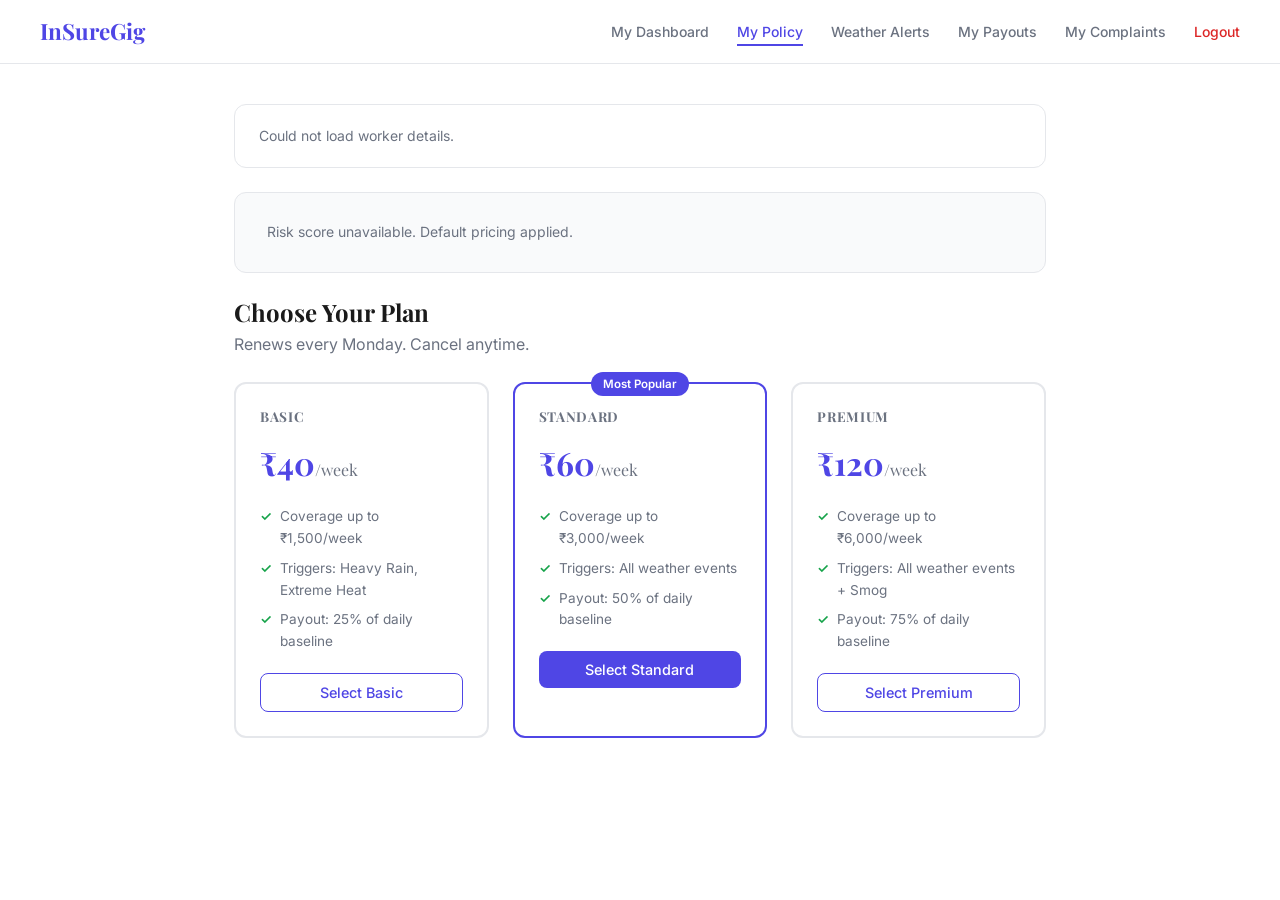
<file: frontend/policy.html>
<!DOCTYPE html>
<html lang="en">
<head>
  <meta charset="UTF-8" />
  <meta name="viewport" content="width=device-width, initial-scale=1.0" />
  <title>InSureGig — Risk Profile & Policy</title>
  <meta name="description" content="View your personalised risk score and choose the right income protection plan on InSureGig." />
  <link rel="stylesheet" href="style.css" />
</head>
<body>

<nav class="navbar">
  <a href="worker-dashboard.html" class="navbar-brand">InSureGig</a>
  <ul class="navbar-links">
    <li><a href="worker-dashboard.html" id="navDash">My Dashboard</a></li>
    <li><a href="policy.html" class="active">My Policy</a></li>
    <li><a href="triggers.html" id="navTriggers">Weather Alerts</a></li>
    <li><a href="payouts.html" id="navPayouts">My Payouts</a></li>
    <li><a href="complaints.html" id="navComplaints">My Complaints</a></li>
    <li><a href="login.html" id="navLogout" style="color:var(--danger)">Logout</a></li>
  </ul>
</nav>

<div class="page-wrapper">
  <div class="container" style="max-width:860px">

    <!-- Worker not found error -->
    <div id="notFoundBanner" class="alert alert-danger mb-24" style="display:none">
      ⚠️ Worker not found. Please complete onboarding first. Redirecting…
    </div>

    <!-- ── Worker Profile Card ───────────────────────────── -->
    <div id="profileCard" class="card-white mb-24" style="display:none">
      <div class="flex-between flex-wrap gap-16">
        <div>
          <p class="text-xs text-muted fw-600" style="text-transform:uppercase;letter-spacing:.05em;margin-bottom:4px">Worker Profile</p>
          <h2 id="workerName" style="font-size:1.5rem;margin-bottom:4px">—</h2>
          <p class="text-sm text-muted" id="workerMeta">—</p>
        </div>
        <div style="text-align:right">
          <p class="text-xs text-muted">UPI ID</p>
          <p class="mono fw-600" id="workerUpi">—</p>
          <p class="text-xs text-muted mt-8">Worker ID</p>
          <p class="mono fw-600" id="workerIdLabel">—</p>
        </div>
      </div>
      <div class="divider" style="margin:16px 0"></div>
      <div class="grid-4" style="gap:16px">
        <div>
          <p class="metric-label">City</p>
          <p class="fw-600" id="wCity">—</p>
        </div>
        <div>
          <p class="metric-label">Platform</p>
          <p class="fw-600" id="wPlatform">—</p>
        </div>
        <div>
          <p class="metric-label">Weekly Hours</p>
          <p class="fw-600" id="wHours">—</p>
        </div>
        <div>
          <p class="metric-label">Tenure</p>
          <p class="fw-600" id="wTenure">—</p>
        </div>
      </div>
    </div>

    <!-- Profile skeleton -->
    <div id="profileSkeleton" class="card-white mb-24">
      <div class="skeleton sk-line" style="width:40%;height:22px;margin-bottom:12px"></div>
      <div class="skeleton sk-line" style="width:60%"></div>
      <div class="skeleton sk-line" style="width:35%"></div>
      <div class="skeleton sk-block mt-8"></div>
    </div>

    <!-- ── Risk Score ─────────────────────────────────────── -->
    <div class="card-lg mb-24" id="riskSection" style="display:none">
      <h2 class="mb-24">Your Risk Profile</h2>

      <div class="text-center mb-24">
        <div id="riskScoreDisplay" class="risk-score-big" style="color:var(--accent)">—</div>
        <div class="risk-score-label mt-8" id="riskBadge"></div>
        <p class="text-sm text-muted mt-12" style="max-width:440px;margin-left:auto;margin-right:auto">
          This score is calculated from your work history, local weather patterns, and delivery behaviour.
        </p>
      </div>

      <div id="featureTable" style="max-width:480px;margin:0 auto">
        <p class="text-sm fw-600 mb-8 text-muted">Key Factors</p>
        <div class="table-wrapper">
          <table>
            <thead><tr><th>Factor</th><th>Value</th></tr></thead>
            <tbody id="featureTbody"></tbody>
          </table>
        </div>
      </div>
    </div>

    <!-- Risk skeleton -->
    <div id="riskSkeleton" class="card-lg mb-24">
      <div class="skeleton sk-line" style="width:30%;height:18px;margin-bottom:24px"></div>
      <div class="text-center">
        <div class="skeleton" style="width:100px;height:80px;margin:0 auto 16px;border-radius:8px"></div>
        <div class="skeleton sk-line" style="width:50%;margin:0 auto 8px"></div>
        <div class="skeleton sk-line" style="width:70%;margin:0 auto"></div>
      </div>
    </div>

    <!-- ── Plan Selection ────────────────────────────────── -->
    <div class="mb-8" id="policySection" style="display:none">
      <h2 class="mb-4">Choose Your Plan</h2>
      <p class="text-muted mb-24">Renews every Monday. Cancel anytime.</p>

      <div class="grid-3" id="planGrid">

        <!-- BASIC -->
        <div class="plan-card" id="planBasic" data-plan="BASIC" data-base="40" data-coverage="1500" data-payout="25">
          <h3 style="font-size:.85rem;text-transform:uppercase;letter-spacing:.05em;color:var(--muted)">Basic</h3>
          <div class="plan-price">₹40<span style="font-size:1rem;font-weight:400;color:var(--muted)">/week</span></div>
          <div class="plan-adjusted" id="basicAdj" style="display:none"></div>
          <ul class="plan-features">
            <li>Coverage up to ₹1,500/week</li>
            <li>Triggers: Heavy Rain, Extreme Heat</li>
            <li>Payout: 25% of daily baseline</li>
          </ul>
          <button class="btn btn-outline btn-full mt-16" onclick="openPaymentGateway('BASIC',40,1500,document.getElementById('basicAdj').textContent)">Select Basic</button>
        </div>
        <!-- STANDARD -->
        <div class="plan-card" id="planStandard" data-plan="STANDARD" data-base="60" data-coverage="3000" data-payout="50" style="border-color:var(--accent)">
          <div class="plan-popular-badge">Most Popular</div>
          <h3 style="font-size:.85rem;text-transform:uppercase;letter-spacing:.05em;color:var(--muted)">Standard</h3>
          <div class="plan-price" style="color:var(--accent)">₹60<span style="font-size:1rem;font-weight:400;color:var(--muted)">/week</span></div>
          <div class="plan-adjusted" id="standardAdj" style="display:none"></div>
          <ul class="plan-features">
            <li>Coverage up to ₹3,000/week</li>
            <li>Triggers: All weather events</li>
            <li>Payout: 50% of daily baseline</li>
          </ul>
          <button class="btn btn-primary btn-full mt-16" onclick="openPaymentGateway('STANDARD',60,3000,document.getElementById('standardAdj').textContent)">Select Standard</button>
        </div>

        <!-- PREMIUM -->
        <div class="plan-card" id="planPremium" data-plan="PREMIUM" data-base="120" data-coverage="6000" data-payout="75">
          <h3 style="font-size:.85rem;text-transform:uppercase;letter-spacing:.05em;color:var(--muted)">Premium</h3>
          <div class="plan-price">₹120<span style="font-size:1rem;font-weight:400;color:var(--muted)">/week</span></div>
          <div class="plan-adjusted" id="premiumAdj" style="display:none"></div>
          <ul class="plan-features">
            <li>Coverage up to ₹6,000/week</li>
            <li>Triggers: All weather events + Smog</li>
            <li>Payout: 75% of daily baseline</li>
          </ul>
          <button class="btn btn-outline btn-full mt-16" onclick="openPaymentGateway('PREMIUM',120,6000,document.getElementById('premiumAdj').textContent)">Select Premium</button>
        </div>

      </div>
    </div>

    <!-- Policy skeleton -->
    <div id="policySkeleton" class="card-lg">
      <div class="skeleton sk-line" style="width:25%;height:20px;margin-bottom:24px"></div>
      <div class="grid-3">
        <div class="skeleton sk-block" style="height:200px;border-radius:12px"></div>
        <div class="skeleton sk-block" style="height:200px;border-radius:12px"></div>
        <div class="skeleton sk-block" style="height:200px;border-radius:12px"></div>
      </div>
    </div>

    <!-- Policy Success (OLD TEMPLATE FORMAT) -->
    <div id="policySuccess" class="card-lg text-center" style="display:none">
      <div style="font-size:3.5rem;margin-bottom:16px">✅</div>
      <h2>Policy Active!</h2>
      <p class="text-muted mt-8 mb-24">You are now fully covered against weather & regional risks.</p>
      <div class="card" style="background:#f0fdf4;border-color:#bbf7d0;margin-bottom:24px">
        <p class="text-sm text-muted mb-4">Your Policy ID</p>
        <p style="font-family:var(--font-head);font-size:2.5rem;font-weight:700;color:var(--success)" id="policyIdDisplay">#—</p>
        <p class="text-sm mt-8" id="finalPremiumDisplay">₹—/week premium active</p>
      </div>
      <div style="display:flex;gap:12px;flex-direction:column">
        <a href="worker-dashboard.html" class="btn btn-primary btn-full btn-lg">View My Dashboard →</a>
        <a href="index.html" class="btn btn-outline btn-full">Back to Home</a>
      </div>
    </div>

  </div>
</div>

<!-- ── Payment Modal (Simulated) ───────────────────────── -->
<div class="modal-overlay" id="paymentModal" style="display:none">
  <div class="modal-box payment-modal">
    
    <!-- Header -->
    <div class="payment-header">
      <div>
        <h3 id="paymentTitle">Payment Gateway</h3>
        <p class="text-xs" style="opacity:.8">Protected by InSureGig Secure</p>
      </div>
      <div class="payment-amount" id="pmAmount">₹0</div>
    </div>

    <!-- Body: Step 1 - Selection -->
    <div class="payment-body" id="pmStep1">
      <p class="text-xs fw-600 text-muted mb-16" style="text-transform:uppercase">Choose Payment Method</p>
      <ul class="payment-methods">
        <li class="payment-method" onclick="simulateProcessing('Google Pay')">
          <div class="pm-icon">📱</div>
          <div class="pm-label">Google Pay</div>
        </li>
        <li class="payment-method" onclick="simulateProcessing('Paytm')">
          <div class="pm-icon">💙</div>
          <div class="pm-label">Paytm / UPI</div>
        </li>
        <li class="payment-method" onclick="simulateProcessing('PhonePe')">
          <div class="pm-icon">🗳️</div>
          <div class="pm-label">PhonePe</div>
        </li>
        <li class="payment-method" onclick="simulateProcessing('Razorpay')">
          <div class="pm-icon">💳</div>
          <div class="pm-label">Razorpay (Card/Net)</div>
        </li>
      </ul>
      <button class="btn btn-secondary btn-full btn-sm mt-24" onclick="closePaymentModal()">Cancel</button>
    </div>

    <!-- Body: Step 2 - Processing -->
    <div class="payment-body" id="pmStep2" style="display:none">
      <div class="payment-loader">
        <div class="spinner-ring"></div>
        <p class="fw-600" id="loaderMsg">Authorizing Transaction...</p>
        <p class="text-xs text-muted mt-8">Please do not refresh or close this window</p>
      </div>
    </div>

    <!-- Body: Step 3 - Success -->
    <div class="payment-body" id="pmStep3" style="display:none">
      <div class="payment-loader">
        <div class="success-checkmark">✔</div>
        <h2 class="text-success" style="font-family:var(--font-body)">Payment Successful!</h2>
        <p class="text-muted mt-8 mb-16">Transaction ID: <span class="mono" id="pmTxnId">GIG-TXN-000000</span></p>
        <div style="display:flex;gap:12px;flex-direction:column;width:100%">
          <button class="btn btn-primary btn-full" id="finalActivateBtn" onclick="doFinalActivation()">Next: Activate Policy →</button>
          <button class="btn btn-secondary btn-full btn-sm" onclick="closePaymentModal()">Close / Cancel</button>
        </div>
      </div>
    </div>

    <div class="payment-footer">
      <span>Razorpay Checkout</span>
      <span style="font-weight:600">InSureGig</span>
    </div>

  </div>
</div>

<script src="app.js"></script>
<script>
   const workerId = getParam('workerId') || sessionStorage.getItem('gsWorkerId') || 1;
  let workerName      = '';
  let workerUpi       = '';
  let workerPhone     = '';
  let workerCity      = '';
  let workerZone      = '';
  let workerPlatform   = '';
  let currentPlan     = {};
  let multiplier      = 1.0;

  document.getElementById('navDash').href      = `worker-dashboard.html?workerId=${workerId}`;
  document.getElementById('navTriggers').href  = `triggers.html?workerId=${workerId}`;
  document.getElementById('navPayouts').href   = `payouts.html?workerId=${workerId}`;
  document.getElementById('navComplaints').href = `complaints.html?workerId=${workerId}`;
  document.getElementById('navLogout').href     = `login.html`;

  // ── Load data ─────────────────────────────────────────────
  async function init() {
    try {
      const worker = await apiGet(`/api/v1/workers/${workerId}`);
      renderWorker(worker);
      workerName     = worker.name || '';
      workerUpi      = worker.upiId || worker.upi_id || '';
      workerPhone    = worker.phoneNumber || worker.phone_number || '';
      workerCity     = worker.city || '';
      workerZone     = worker.zone || '';
      workerPlatform = worker.platform || '';
    } catch (err) {
      if (err.status === 404) {
        document.getElementById('notFoundBanner').style.display = 'flex';
        document.getElementById('profileSkeleton').style.display = 'none';
        setTimeout(() => location.href = 'index.html', 3000);
        return;
      }
      document.getElementById('profileSkeleton').innerHTML = '<p class="text-muted text-sm">Could not load worker details.</p>';
    }

    try {
      const ml = await apiGet(`/api/v1/ml/predict/${workerId}`);
      multiplier = parseFloat(ml.multiplier || ml.riskMultiplier || ml.risk_multiplier || 1.0);
      renderRisk(ml, multiplier);
    } catch (_) {
      document.getElementById('riskSkeleton').innerHTML = '<p class="text-muted text-sm">Risk score unavailable. Default pricing applied.</p>';
      showPolicy();
    }
  }

  function renderWorker(w) {
    document.getElementById('profileSkeleton').style.display = 'none';
    document.getElementById('profileCard').style.display = '';
    document.getElementById('workerName').textContent    = w.name || '—';
    document.getElementById('workerMeta').textContent    = `${(w.platform || '').replace(/_/g, ' ')} · ${w.city || ''} — ${w.zone || ''}`;
    document.getElementById('workerUpi').textContent     = w.upiId || w.upi_id || '—';
    document.getElementById('workerIdLabel').textContent = `#${w.id || workerId}`;
    document.getElementById('wCity').textContent         = w.city || '—';
    document.getElementById('wPlatform').textContent     = (w.platform || '').replace(/_/g, ' ');
    document.getElementById('wHours').textContent        = `${w.weeklyActiveHours || w.weekly_active_hours || '—'} hrs`;
    document.getElementById('wTenure').textContent       = `${w.tenureWeeks || w.tenure_weeks || '—'} weeks`;
  }

  function renderRisk(ml, mult) {
    document.getElementById('riskSkeleton').style.display = 'none';
    document.getElementById('riskSection').style.display  = '';

    const scoreEl = document.getElementById('riskScoreDisplay');
    scoreEl.textContent = mult.toFixed(2) + '×';

    const badgeEl = document.getElementById('riskBadge');
    if (mult < 1.2) {
      scoreEl.style.color = 'var(--success)';
      badgeEl.innerHTML = '<span class="badge badge-green">Low Risk — Great news!</span>';
    } else if (mult <= 1.5) {
      scoreEl.style.color = 'var(--warning)';
      badgeEl.innerHTML = '<span class="badge badge-amber">Medium Risk</span>';
    } else {
      scoreEl.style.color = 'var(--danger)';
      badgeEl.innerHTML = '<span class="badge badge-red">High Risk</span>';
    }

    // Render feature table — show top 6 human-readable ones
    const features = ml.features || ml.input_features || {};
    const PRIORITY = ['rain_mm','aqi_value','tenure_weeks','weekly_active_hours','prev_claims_30d','offline_pattern_score'];
    const keys = [...new Set([...PRIORITY, ...Object.keys(features)])].slice(0, 6);
    const tbody = document.getElementById('featureTbody');
    tbody.innerHTML = keys.filter(k => features[k] !== undefined).map(k =>
      `<tr><td>${featureLabel(k)}</td><td class="fw-600">${parseFloat(features[k]).toFixed(2)}</td></tr>`
    ).join('') || '<tr><td colspan="2" class="text-muted text-sm">No feature data available</td></tr>';

    showPolicy(mult);
  }

  function showPolicy(mult = multiplier) {
    document.getElementById('policySkeleton').style.display = 'none';
    document.getElementById('policySection').style.display   = '';

    if (mult > 1.2) {
      const plans = [
        { id: 'basicAdj',    base: 40  },
        { id: 'standardAdj', base: 60  },
        { id: 'premiumAdj',  base: 120 },
      ];
      plans.forEach(({ id, base }) => {
        const adj = Math.round(base * mult);
        const el = document.getElementById(id);
        el.textContent = `Your price: ₹${adj}/week`;
        el.style.display = '';
      });
    }
  }

  // ── Modal ─────────────────────────────────────────────────
  // ── Payment Simulation ───────────────────────────────────
  function openPaymentGateway(plan, base, coverage, adjText) {
    const adj = multiplier > 1.2 ? Math.round(base * multiplier) : base;
    currentPlan = { plan, base, coverage, adj };
    
    document.getElementById('pmAmount').textContent = `₹${adj}`;
    document.getElementById('pmStep1').style.display = '';
    document.getElementById('pmStep2').style.display = 'none';
    document.getElementById('pmStep3').style.display = 'none';
    document.getElementById('paymentModal').style.display = 'flex';
  }

  function closePaymentModal() {
    document.getElementById('paymentModal').style.display = 'none';
  }

  function simulateProcessing(method) {
    document.getElementById('pmStep1').style.display = 'none';
    document.getElementById('pmStep2').style.display = '';
    document.getElementById('loaderMsg').textContent = `Opening secure ${method} gateway...`;

    setTimeout(() => {
      document.getElementById('loaderMsg').textContent = `Authorizing via UPI ID ${workerUpi || 'pay-user-id'}...`;
      setTimeout(() => {
        document.getElementById('pmStep2').style.display = 'none';
        document.getElementById('pmStep3').style.display = '';
        // Fix Transaction ID display
        const txnId = 'GIG-TXN-' + Math.floor(Math.random() * 1000000);
        const txnEl = document.getElementById('pmTxnId');
        if (txnEl) txnEl.textContent = txnId;
      }, 1500);
    }, 2000);
  }

  async function doFinalActivation() {
    const btn = document.getElementById('finalActivateBtn');
    btn.innerHTML = 'Finalizing...';
    btn.disabled = true;

    try {
      if (document.getElementById('modalError')) document.getElementById('modalError').style.display = 'none';
      await activatePolicy(); // Actual backend call
      closePaymentModal();
      document.getElementById('policySection').style.display = 'none';
      document.getElementById('policySuccess').style.display = '';
    } catch (err) {
      console.error('🛡️ Activation failed:', err);
      const msg = err.message || 'Server error. Is the backend running?';
      alert(`⚠️ Activation Failed: ${msg}\n\nPlease check if your Backend (Spring Boot) supports the 'zone' field in the Policy entity.`);
      btn.textContent = 'Retry Activation';
      btn.disabled = false;
    }
  }

  async function activatePolicy() {
    const wId = Number(workerId);
    const premium = Math.floor(currentPlan.adj || 0);
    const coverage = Math.floor(currentPlan.coverage || 0);

    if (isNaN(wId) || wId <= 0) {
      alert('Invalid ID. Please login again.');
      return;
    }

    const payload = {
      // Identity & Identification (Double-Mapped)
      workerId:       wId,
      worker_id:      wId,
      
      // Personal Details
      name:           workerName,
      phoneNumber:    workerPhone,
      phone_number:   workerPhone,
      
      // Geographic Metadata
      city:           workerCity,
      zone:           workerZone,
      platform:       workerPlatform,
      
      // Policy Attributes (Double-Mapped)
      policyType:     currentPlan.plan,
      policy_type:    currentPlan.plan,
      coverageAmount: coverage,
      coverage_amount: coverage,
      premiumPaid:    premium,
      premium_paid:   premium,
      validityDays:   30,
      validity_days:  30,
    };

    console.log('📡 Sending Policy Registration:', payload);

    try {
      const res = await apiPost('/api/v1/policies/register-full', payload);
      console.log('✅ Registration success:', res);
      
      // Multi-layer fallback for Policy ID
      const pid = res.id || res.policyId || res.policy_id || res.uid || res.policyNo || 'P-' + Math.floor(Math.random()*10000);
      
      // Multi-layer fallback for Premium
      const fPremium = res.finalPremium || res.finalPremiumAmount || res.premium_amount || res.premiumPaid || res.premium_paid || (currentPlan && currentPlan.adj) || 0;
      
      document.getElementById('policyIdDisplay').textContent = `#${pid}`;
      document.getElementById('finalPremiumDisplay').textContent = `₹${fPremium}/week premium active`;
    } catch (err) {
      if (err.status === 403) {
        alert('⚠️ Platform Capacity Reached: We have temporarily suspended new enrollments due to high regional risk.');
      }
      // Re-throw everything so doFinalActivation catch can stop the flow
      throw err;
    }
  }

  init();
</script>
</body>
</html>
</file>
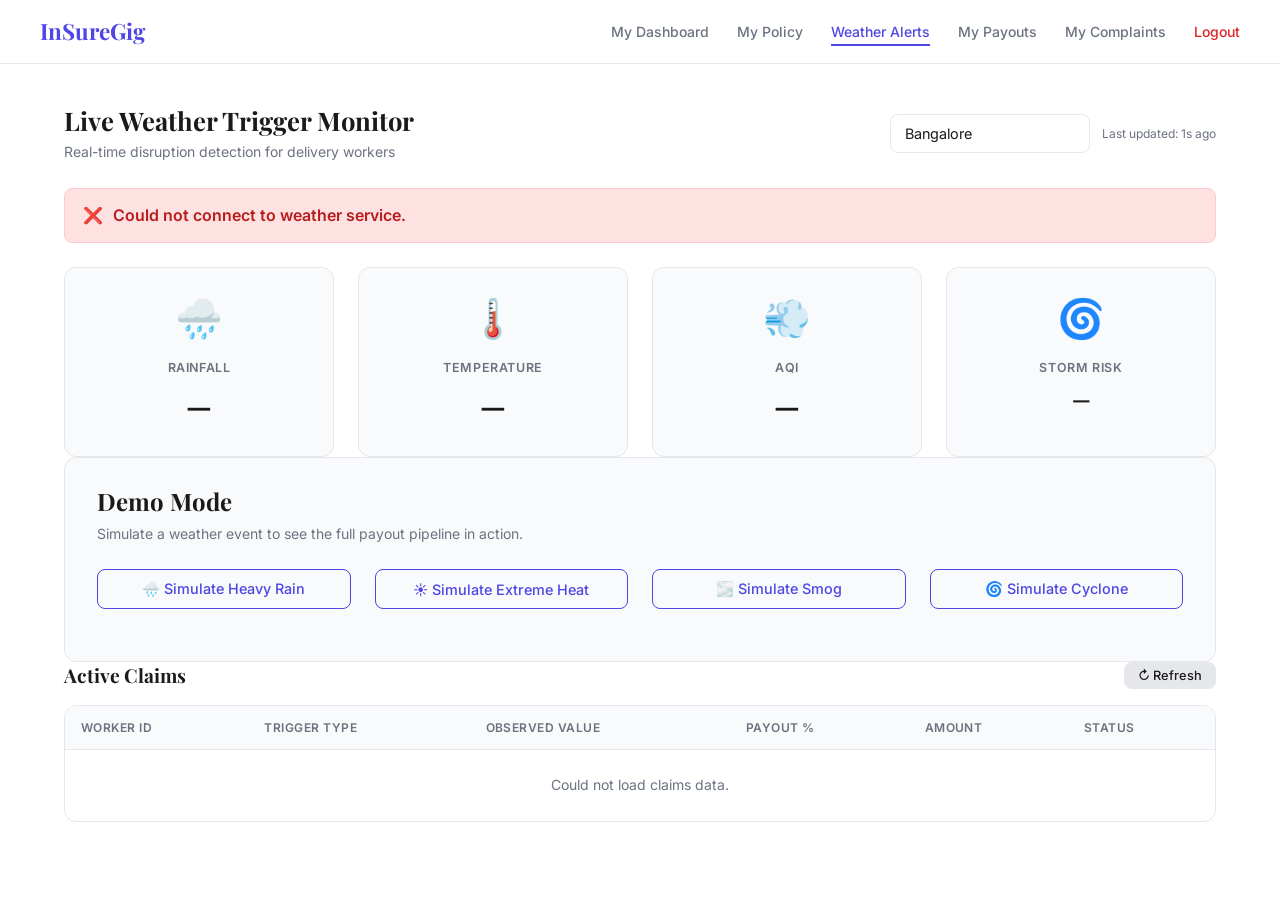
<file: frontend/triggers.html>
<!DOCTYPE html>
<html lang="en">
<head>
  <meta charset="UTF-8" />
  <meta name="viewport" content="width=device-width, initial-scale=1.0" />
  <title>InSureGig — Live Weather Triggers</title>
  <meta name="description" content="Monitor real-time weather disruptions and automatic payouts for delivery workers on InSureGig." />
  <link rel="stylesheet" href="style.css" />
</head>
<body>

<nav class="navbar">
  <a href="worker-dashboard.html" class="navbar-brand">InSureGig</a>
  <ul class="navbar-links">
    <li><a href="worker-dashboard.html" id="navDash">My Dashboard</a></li>
    <li><a href="policy.html" id="navPolicy">My Policy</a></li>
    <li><a href="triggers.html" class="active" id="navTriggers">Weather Alerts</a></li>
    <li><a href="payouts.html" id="navPayouts">My Payouts</a></li>
    <li><a href="complaints.html" id="navComplaints">My Complaints</a></li>
    <li><a href="login.html" id="navLogout" style="color:var(--danger)">Logout</a></li>
  </ul>
</nav>

<div class="page-wrapper">
  <div class="container">

    <!-- ── Header ── -->
    <div class="flex-between mb-24 flex-wrap gap-16">
      <div>
        <h1 style="font-size:1.6rem;margin-bottom:4px">Live Weather Trigger Monitor</h1>
        <p class="text-muted text-sm">Real-time disruption detection for delivery workers</p>
      </div>
      <div class="flex-center gap-12">
        <div id="cityContainer" style="width:200px"></div>
        <span class="text-xs text-muted" id="lastUpdated">—</span>
      </div>
    </div>

    <!-- ── Trigger Status Banner ─────────────────────────── -->
    <div id="triggerBanner" class="alert mb-24" style="font-size:1rem;font-weight:600;min-height:54px">
      <span id="bannerIcon">🔄</span>
      <span id="bannerText">Loading weather data…</span>
    </div>

    <!-- ── Weather Cards ─────────────────────────────────── -->
    <div class="grid-4 mb-32" id="weatherGrid">
      <div class="weather-card">
        <div class="weather-icon">🌧️</div>
        <div class="weather-label">Rainfall</div>
        <div class="weather-value" id="wRain">—</div>
        <div id="wRainBadge"></div>
      </div>
      <div class="weather-card">
        <div class="weather-icon">🌡️</div>
        <div class="weather-label">Temperature</div>
        <div class="weather-value" id="wTemp">—</div>
        <div id="wTempBadge"></div>
      </div>
      <div class="weather-card">
        <div class="weather-icon">💨</div>
        <div class="weather-label">AQI</div>
        <div class="weather-value" id="wAqi">—</div>
        <div id="wAqiBadge"></div>
      </div>
      <div class="weather-card">
        <div class="weather-icon">🌀</div>
        <div class="weather-label">Storm Risk</div>
        <div class="weather-value" id="wStorm" style="font-size:1.3rem">—</div>
        <div id="wStormBadge"></div>
      </div>
    </div>

    <!-- ── Demo Mode ─────────────────────────────────────── -->
    <div class="card-lg mb-32">
      <h2 style="margin-bottom:6px">Demo Mode</h2>
      <p class="text-muted text-sm mb-24">Simulate a weather event to see the full payout pipeline in action.</p>

      <div class="grid-4 mb-24" id="simBtns">
        <button class="btn btn-outline btn-full" onclick="simulate('HEAVY_RAIN', 350)">🌧️ Simulate Heavy Rain</button>
        <button class="btn btn-outline btn-full" onclick="simulate('EXTREME_HEAT', 280)">☀️ Simulate Extreme Heat</button>
        <button class="btn btn-outline btn-full" onclick="simulate('SMOG', 310)">🌫️ Simulate Smog</button>
        <button class="btn btn-outline btn-full" onclick="simulate('CYCLONE', 400)">🌀 Simulate Cyclone</button>
      </div>

      <!-- Timeline -->
      <div id="timeline" style="display:none;border-top:1px solid var(--border);padding-top:20px">
        <p class="fw-600 mb-8 text-sm">Processing Pipeline</p>
        <div class="timeline-step" id="ts1">
          <div class="timeline-dot pending">1</div>
          <div>
            <p class="fw-600 text-sm">Weather threshold detected</p>
            <p class="text-xs text-muted">Observed value exceeds trigger threshold</p>
          </div>
        </div>
        <div class="timeline-step" id="ts2">
          <div class="timeline-dot pending">2</div>
          <div>
            <p class="fw-600 text-sm">Platform activity checked</p>
            <p class="text-xs text-muted">0 orders placed in disruption window</p>
          </div>
        </div>
        <div class="timeline-step" id="ts3">
          <div class="timeline-dot pending">3</div>
          <div>
            <p class="fw-600 text-sm">Fraud check passed</p>
            <p class="text-xs text-muted">Fraud score: 0.12 — within acceptable range</p>
          </div>
        </div>
        <div class="timeline-step" id="ts4">
          <div class="timeline-dot pending">4</div>
          <div>
            <p class="fw-600 text-sm" id="ts4Label">Payout sent to UPI</p>
            <p class="text-xs text-muted" id="ts4Sub">Processing…</p>
          </div>
        </div>
      </div>

      <div id="simResult" class="mt-16" style="display:none"></div>
      <div id="simError"  class="alert alert-danger mt-12" style="display:none"></div>
    </div>

    <!-- ── Active Claims Table ───────────────────────────── -->
    <div>
      <div class="flex-between mb-16">
        <h2 style="font-size:1.2rem">Active Claims</h2>
        <button class="btn btn-sm btn-secondary" onclick="loadClaims()">↻ Refresh</button>
      </div>
      <div class="table-wrapper">
        <table>
          <thead>
            <tr>
              <th>Worker ID</th>
              <th>Trigger Type</th>
              <th>Observed Value</th>
              <th>Payout %</th>
              <th>Amount</th>
              <th>Status</th>
            </tr>
          </thead>
          <tbody id="claimsTbody">
            <tr><td colspan="6" class="text-muted text-center text-sm" style="padding:32px">Loading claims…</td></tr>
          </tbody>
        </table>
      </div>
    </div>

  </div>
</div>

<script src="app.js"></script>
<script>
  const workerId = getParam('workerId') || sessionStorage.getItem('gsWorkerId') || 1;
  document.getElementById('navDash').href      = `worker-dashboard.html?workerId=${workerId}`;
  document.getElementById('navPolicy').href    = `policy.html?workerId=${workerId}`;
  document.getElementById('navPayouts').href   = `payouts.html?workerId=${workerId}`;
  document.getElementById('navComplaints').href = `complaints.html?workerId=${workerId}`;
  document.getElementById('navLogout').href     = `login.html`;

  let secondsAgo = 0;
  let timerInterval;
  let weatherData = {};

  const THRESHOLDS = {
    rain_mm: 50,
    temperature: 43,
    aqi_value: 300,
  };

  // ── Load weather ─────────────────────────────────────────
  async function loadWeather() {
    try {
      const city = document.getElementById('citySelect').value;
      const data = await apiGet(`/api/v1/weather/monitor/${city}`);
      weatherData = data.features || data;
      renderWeather(weatherData);
      secondsAgo = 0;
      updateTimer();
    } catch (err) {
      document.getElementById('triggerBanner').className = 'alert alert-danger mb-24';
      document.getElementById('bannerIcon').textContent = '❌';
      document.getElementById('bannerText').textContent = 'Could not connect to weather service.';
    }
  }

  function renderWeather(f) {
    const rain = parseFloat(f.rainfall || f.rain_mm || 0);
    const temp = parseFloat(f.temperature || 0);
    const aqi  = parseFloat(f.aqi || f.aqi_value || 0);
    const hasCyclone = (f.cycloneAlert === true || f.cycloneAlert === 'true');

    let aqiRank = 'Safe';
    if(aqi > 300) aqiRank = 'Hazardous';
    else if(aqi > 200) aqiRank = 'Poor';
    else if(aqi > 100) aqiRank = 'Moderate';

    document.getElementById('wRain').textContent      = `${rain.toFixed(1)} mm/hr`;
    document.getElementById('wTemp').textContent      = `${temp.toFixed(1)} °C`;
    document.getElementById('wAqi').textContent       = `${aqi.toFixed(0)} (${aqiRank})`;
    document.getElementById('wStorm').textContent     = hasCyclone ? 'Active' : 'Clear';

    document.getElementById('wRainBadge').innerHTML  = rain > THRESHOLDS.rain_mm    ? '<span class="badge badge-red">ALERT</span>'   : '<span class="badge badge-green">Safe</span>';
    document.getElementById('wTempBadge').innerHTML  = temp > THRESHOLDS.temperature ? '<span class="badge badge-red">ALERT</span>'   : '<span class="badge badge-green">Safe</span>';
    document.getElementById('wAqiBadge').innerHTML   = aqi > THRESHOLDS.aqi_value    ? '<span class="badge badge-red">ALERT</span>'   : aqi > 200 ? '<span class="badge badge-amber">Warning</span>' : '<span class="badge badge-green">Safe</span>';
    document.getElementById('wStormBadge').innerHTML = hasCyclone ? '<span class="badge badge-red">ALERT</span>'  : '<span class="badge badge-green">Safe</span>';

    updateBanner(rain, temp, aqi, hasCyclone);
  }

  function updateBanner(rain, temp, aqi, hasCyclone) {
    const banner = document.getElementById('triggerBanner');
    const icon   = document.getElementById('bannerIcon');
    const text   = document.getElementById('bannerText');

    const triggers = [];
    if (rain > THRESHOLDS.rain_mm)    triggers.push('Heavy Rain');
    if (temp > THRESHOLDS.temperature) triggers.push('Extreme Heat');
    if (aqi  > THRESHOLDS.aqi_value)  triggers.push('Smog');
    if (hasCyclone) triggers.push('Cyclone Alert');

    if (triggers.length === 0) {
      banner.className = 'alert alert-success mb-24';
      icon.textContent = '✓';
      text.textContent = 'All Clear — No disruptions detected in your area.';
    } else {
      banner.className = 'alert alert-danger alert-trigger mb-24';
      icon.textContent = '⚠️';
      text.textContent = `TRIGGER FIRED — ${triggers.join(', ')} detected. Claims are being processed automatically.`;
    }
  }

  function updateTimer() {
    document.getElementById('lastUpdated').textContent = `Last updated: ${secondsAgo}s ago`;
  }

  // ── City change ──────────────────────────────────────────
  // Initialize city search
  initCitySearch('cityContainer', 'citySelect', 'BANGALORE', (val) => {
    secondsAgo = 0;
    loadWeather();
  });

  // ── Auto refresh ─────────────────────────────────────────
  timerInterval = setInterval(() => {
    secondsAgo++;
    updateTimer();
    if (secondsAgo >= 60) loadWeather();
  }, 1000);

  // ── Simulate ─────────────────────────────────────────────
  async function simulate(trigger, amount) {
    document.querySelectorAll('#simBtns .btn').forEach(b => b.disabled = true);
    document.getElementById('simResult').style.display = 'none';
    document.getElementById('simError').style.display  = 'none';

    // Reset timeline
    const steps = ['ts1','ts2','ts3','ts4'];
    steps.forEach(id => {
      const el = document.getElementById(id);
      el.classList.remove('visible');
      el.querySelector('.timeline-dot').classList.add('pending');
    });
    document.getElementById('timeline').style.display = '';

    // Animate steps
    const delays = [400, 1000, 1600, 2400];
    steps.forEach((id, i) => {
      setTimeout(() => {
        const el  = document.getElementById(id);
        const dot = el.querySelector('.timeline-dot');
        dot.classList.remove('pending');
        dot.textContent = '✓';
        el.classList.add('visible');
      }, delays[i]);
    });

    try {
      const res = await apiPostRaw(
        `/api/v1/payouts/simulate/${workerId}?trigger=${trigger}&payoutAmount=${amount}`
      );
      setTimeout(() => {
        const upi = res.upiId || 'worker@upi';
        document.getElementById('ts4Label').textContent = `Payout of ₹${amount} sent to ${upi}`;
        document.getElementById('ts4Sub').textContent   = `Razorpay ID: ${res.razorpayPayoutId || 'pout_demo_' + Date.now()}`;
        document.getElementById('simResult').innerHTML = `
          <div class="alert alert-success">✅ Simulation complete — ₹${amount} processed for trigger: ${trigger.replace(/_/g,' ')}</div>`;
        document.getElementById('simResult').style.display = '';
        loadClaims();
      }, 2800);
    } catch (err) {
      setTimeout(() => {
        document.getElementById('simError').textContent = 'Simulation failed. Is the backend running?';
        document.getElementById('simError').style.display = 'flex';
      }, 2800);
    } finally {
      setTimeout(() => {
        document.querySelectorAll('#simBtns .btn').forEach(b => b.disabled = false);
      }, 3200);
    }
  }

  // ── Claims table ─────────────────────────────────────────
  async function loadClaims() {
    const tbody = document.getElementById('claimsTbody');
    try {
      const data = await apiGet('/api/v1/payouts');
      
      if (!data || !data.length) {
        tbody.innerHTML = `<tr><td colspan="6" style="padding:32px;text-align:center">
          <div class="empty-state" style="padding:24px">
            <div class="ei">🌤️</div><p>No active claims. All clear!</p>
          </div></td></tr>`;
        return;
      }
      tbody.innerHTML = data.slice(0, 10).map(p => `
        <tr>
          <td>#${p.workerId || p.worker_id || '—'}</td>
          <td>${(p.triggerType || p.trigger_type || (p.amount >= 380 ? 'Cyclone Alert' : p.amount >= 300 ? 'Heavy Rain' : p.amount >= 200 ? 'Extreme Heat' : 'Smog Warning')).replace(/_/g,' ')}</td>
          <td>${p.observedValue || p.observed_value || (p.amount >= 380 ? 'Active' : p.amount >= 300 ? '55.2 mm' : p.amount >= 200 ? '44.1 °C' : '312 AQI')}</td>
          <td>${(p.payoutPercentage || p.payout_percentage || (p.amount > 300 ? 75 : 50))}%</td>
          <td>₹${p.amount || '—'}</td>
          <td>${statusBadge(p.status)}</td>
        </tr>`).join('');
    } catch (_) {
      tbody.innerHTML = `<tr><td colspan="6" class="text-muted text-sm text-center" style="padding:24px">Could not load claims data.</td></tr>`;
    }
  }

  // ── Init ─────────────────────────────────────────────────
  loadWeather();
  loadClaims();
</script>
</body>
</html>
</file>
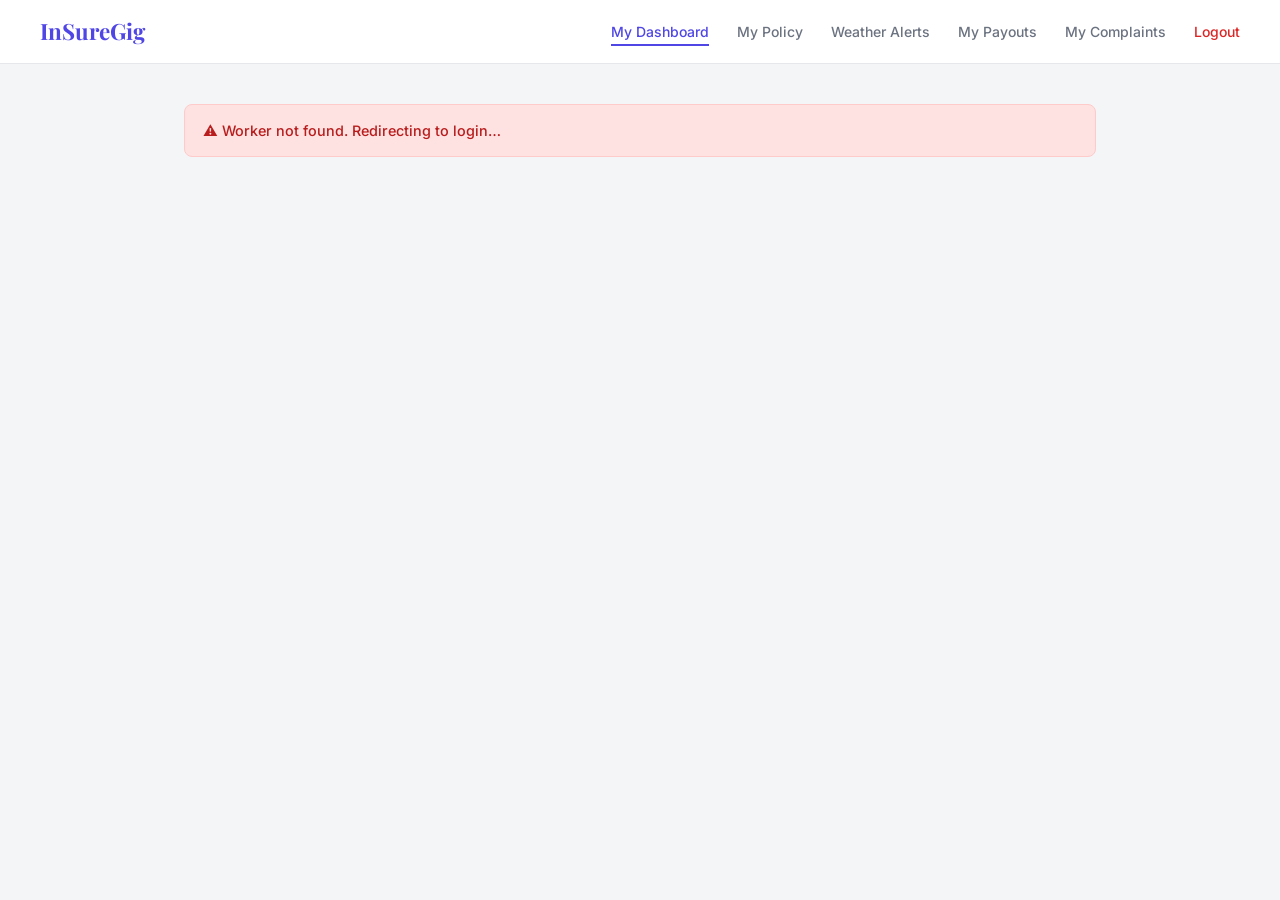
<file: frontend/worker-dashboard.html>
<!DOCTYPE html>
<html lang="en">
<head>
  <meta charset="UTF-8" />
  <meta name="viewport" content="width=device-width, initial-scale=1.0" />
  <title>InSureGig — My Dashboard</title>
  <meta name="description" content="Your personal InSureGig dashboard — policy status, earnings, and weather alerts." />
  <link rel="stylesheet" href="style.css" />
  <style>
    body { background: #f4f5f7; }
    .dash-container { max-width: 960px; margin: 0 auto; padding: 40px 24px; }

    /* Welcome banner */
    .welcome-banner {
      background: var(--accent);
      border-radius: var(--radius);
      padding: 28px 32px;
      color: #fff;
      display: flex;
      align-items: center;
      justify-content: space-between;
      gap: 16px;
      margin-bottom: 28px;
    }
    .welcome-banner h2 { font-family: var(--font-head); font-size: 1.5rem; margin-bottom: 4px; color:#fff; }
    .welcome-banner p  { font-size: .88rem; opacity: .85; }
    .platform-pill {
      background: rgba(255,255,255,.18);
      border: 1px solid rgba(255,255,255,.3);
      border-radius: 999px;
      padding: 5px 14px;
      font-size: .78rem;
      font-weight: 600;
      white-space: nowrap;
    }

    /* Sync note */
    .sync-note {
      display: inline-flex;
      align-items: center;
      gap: 6px;
      background: #f0fdf4;
      border: 1px solid #bbf7d0;
      border-radius: 999px;
      padding: 5px 14px;
      font-size: .76rem;
      font-weight: 600;
      color: var(--success);
      margin-bottom: 20px;
    }
    .sync-dot {
      width: 7px; height: 7px;
      border-radius: 50%;
      background: var(--success);
      animation: blink 1.8s ease-in-out infinite;
    }
    @keyframes blink {
      0%,100% { opacity: 1; }
      50%      { opacity: .3; }
    }

    /* Policy card */
    .policy-active {
      background: #fff;
      border: 2px solid var(--accent);
      border-radius: var(--radius);
      padding: 20px 24px;
    }
    .policy-inactive {
      background: #fff;
      border: 2px dashed var(--border);
      border-radius: var(--radius);
      padding: 20px 24px;
      text-align: center;
    }

    /* Coverage pills */
    .coverage-pill {
      display: inline-block;
      background: var(--accent-bg);
      color: var(--accent);
      border-radius: 999px;
      padding: 4px 12px;
      font-size: .75rem;
      font-weight: 600;
      margin: 3px 3px 3px 0;
    }

    /* Weather mini card */
    .wx-mini {
      background: #fff;
      border: 1px solid var(--border);
      border-radius: var(--radius-sm);
      padding: 14px 16px;
      text-align: center;
    }
    .wx-mini .wx-icon  { font-size: 1.8rem; margin-bottom: 4px; }
    .wx-mini .wx-label { font-size: .7rem; text-transform: uppercase; letter-spacing: .04em; color: var(--muted); }
    .wx-mini .wx-val   { font-weight: 700; font-size: 1rem; }

    /* Stat card (platform data) */
    .stat-card {
      background: #fff;
      border: 1px solid var(--border);
      border-radius: var(--radius);
      padding: 20px 22px;
      position: relative;
      overflow: hidden;
    }
    .stat-card::before {
      content: '';
      position: absolute;
      top: 0; left: 0;
      width: 4px; height: 100%;
      background: var(--accent);
    }
    .stat-card .sc-label { font-size: .72rem; font-weight: 600; text-transform: uppercase; letter-spacing: .05em; color: var(--muted); margin-bottom: 6px; }
    .stat-card .sc-value { font-family: var(--font-head); font-size: 1.9rem; font-weight: 700; line-height: 1; }
    .stat-card .sc-sub   { font-size: .75rem; color: var(--muted); margin-top: 6px; }

    @media (max-width: 600px) {
      .welcome-banner { flex-direction: column; align-items: flex-start; }
      .dash-container { padding: 20px 14px; }
    }
  </style>
</head>
<body>

<!-- Worker Navbar -->
<nav class="navbar">
  <a href="worker-dashboard.html" class="navbar-brand">InSureGig</a>
  <ul class="navbar-links">
    <li><a href="worker-dashboard.html" class="active" id="navDash">My Dashboard</a></li>
    <li><a href="policy.html" id="navPolicy">My Policy</a></li>
    <li><a href="triggers.html" id="navTriggers">Weather Alerts</a></li>
    <li><a href="payouts.html" id="navPayouts">My Payouts</a></li>
    <li><a href="complaints.html" id="navComplaints">My Complaints</a></li>
    <li><a href="login.html" id="navLogout" style="color:var(--danger)">Logout</a></li>
  </ul>
</nav>

<div class="page-wrapper">
  <div class="dash-container">

    <!-- Not-found redirect -->
    <div id="notFoundBanner" class="alert alert-danger mb-24" style="display:none">
      ⚠️ Worker not found. Redirecting to login…
    </div>

    <!-- Loading state -->
    <div id="loadingState">
      <div class="skeleton" style="height:100px;border-radius:12px;margin-bottom:28px"></div>
      <div class="grid-4 mb-24">
        <div class="skeleton sk-block" style="border-radius:12px"></div>
        <div class="skeleton sk-block" style="border-radius:12px"></div>
        <div class="skeleton sk-block" style="border-radius:12px"></div>
        <div class="skeleton sk-block" style="border-radius:12px"></div>
      </div>
      <div class="skeleton sk-block" style="border-radius:12px;height:120px;margin-bottom:24px"></div>
    </div>

    <!-- Main Content -->
    <div id="mainContent" style="display:none">

      <!-- ── Welcome Banner ── -->
      <div class="welcome-banner" id="welcomeBanner">
        <div>
          <h2 id="welcomeName">Hello!</h2>
          <p id="welcomeMeta">Delivery Partner · —</p>
        </div>
        <span class="platform-pill" id="platformPill">—</span>
      </div>

      <!-- Sync note -->
      <div class="sync-note mb-24">
        <div class="sync-dot"></div>
        Platform data synced · Last updated just now
      </div>

      <!-- ── Platform Stats (auto-fetched) ── -->
      <p class="text-xs fw-600 text-muted mb-12" style="text-transform:uppercase;letter-spacing:.06em">
        📲 Stats from your delivery platform
      </p>
      <div class="grid-4 mb-28">
        <div class="stat-card">
          <div class="sc-label">Hours This Week</div>
          <div class="sc-value" id="statHours">—</div>
          <div class="sc-sub">Auto-synced from app</div>
        </div>
        <div class="stat-card">
          <div class="sc-label">Weeks Active</div>
          <div class="sc-value" id="statWeeks">—</div>
          <div class="sc-sub">Since you joined</div>
        </div>
        <div class="stat-card">
          <div class="sc-label">Orders This Month</div>
          <div class="sc-value" id="statOrders">—</div>
          <div class="sc-sub">Completed deliveries</div>
        </div>
        <div class="stat-card">
          <div class="sc-label">Avg. Daily Earnings</div>
          <div class="sc-value" id="statEarnings">—</div>
          <div class="sc-sub">Based on platform data</div>
        </div>
      </div>

      <!-- ── Policy + Weather row ── -->
      <div class="grid-2 mb-28">

        <!-- Policy card -->
        <div id="policyCard">
          <!-- Filled by JS -->
        </div>

        <!-- Weather mini -->
        <div class="card" style="background:#fff;border-color:var(--border)">
          <div class="flex-between mb-16">
            <h3 style="font-size:1rem">Live Weather in <span id="workerCity">—</span></h3>
            <a href="triggers.html" class="text-xs text-accent fw-600" style="text-decoration:none">Full Details →</a>
          </div>
          <div class="grid-2" id="wxGrid" style="gap:12px">
            <div class="wx-mini">
              <div class="wx-icon">🌧️</div>
              <div class="wx-label">Rainfall</div>
              <div class="wx-val" id="wxRain">—</div>
            </div>
            <div class="wx-mini">
              <div class="wx-icon">🌡️</div>
              <div class="wx-label">Temp</div>
              <div class="wx-val" id="wxTemp">—</div>
            </div>
            <div class="wx-mini">
              <div class="wx-icon">💨</div>
              <div class="wx-label">AQI</div>
              <div class="wx-val" id="wxAqi">—</div>
            </div>
            <div class="wx-mini">
              <div class="wx-icon">🌀</div>
              <div class="wx-label">Storm Risk</div>
              <div class="wx-val" id="wxStorm">—</div>
            </div>
          </div>
          <div id="wxAlert" class="alert mt-12" style="display:none"></div>
          <div class="mt-16">
            <a href="complaints.html" id="btnReportDisruption" class="btn btn-secondary btn-sm btn-full" style="background:#f1f5f9;border:1px solid var(--border)">
              📢 Report a Disruption
            </a>
          </div>
        </div>

      </div>

      <!-- ── Recent Payouts ── -->
      <div>
        <div class="flex-between mb-16">
          <h3>Recent Payouts</h3>
          <a href="payouts.html" id="viewAllPayouts" class="btn btn-sm btn-outline">View All</a>
        </div>
        <div class="table-wrapper" style="background:#fff">
          <table>
            <thead>
              <tr>
                <th>Date</th>
                <th>Trigger Event</th>
                <th>Amount</th>
                <th>Status</th>
              </tr>
            </thead>
            <tbody id="recentPayouts">
              <tr><td colspan="4" class="text-center text-muted" style="padding:32px">Loading…</td></tr>
            </tbody>
          </table>
        </div>
      </div>

    </div><!-- /mainContent -->

  </div>
</div>

<script src="app.js"></script>
<script>
  const workerId = getParam('workerId') || sessionStorage.getItem('gsWorkerId') || 1;

  // ── Add workerId to nav links ────────────────────────────
  document.getElementById('navPolicy').href      = `policy.html?workerId=${workerId}`;
  document.getElementById('navTriggers').href    = `triggers.html?workerId=${workerId}`;
  document.getElementById('navPayouts').href     = `payouts.html?workerId=${workerId}`;
  document.getElementById('navComplaints').href   = `complaints.html?workerId=${workerId}`;
  document.getElementById('btnReportDisruption').href = `complaints.html?workerId=${workerId}`;
  document.getElementById('navLogout').href       = `login.html`;

  // ── Stat helpers (auto-fetched) ───────────────
  function platformStats(worker) {
    const tenure = worker.tenureWeeks || worker.tenure_weeks || 0;
    const hours  = worker.weeklyActiveHours || worker.weekly_active_hours || 0;
    // Removed simulated/mock logic (Math.round formulas)
    return {
      hours:    hours,
      weeks:    tenure,
      orders:   worker.totalOrders || '—',
      earnings: worker.totalEarnings ? `₹${worker.totalEarnings}` : '—',
    };
  }

  async function init() {
    try {
      const worker = await apiGet(`/api/v1/workers/${workerId}`);
      renderWorker(worker);
      loadWeather(worker.city || 'BANGALORE');
      loadPayouts(workerId);
      loadPolicy(workerId);
    } catch (err) {
      document.getElementById('loadingState').style.display = 'none';
      document.getElementById('notFoundBanner').style.display = 'flex';
      setTimeout(() => location.href = 'login.html', 3000);
    }
  }

  function renderWorker(w) {
    document.getElementById('loadingState').style.display = 'none';
    document.getElementById('mainContent').style.display  = '';

    const name     = w.name || 'Worker';
    const city     = w.city || '—';
    const zone     = w.zone || '—';
    const platform = (w.platform || '').replace(/_/g, ' ');

    document.getElementById('welcomeName').textContent  = `Hello, ${name.split(' ')[0]}! 👋`;
    document.getElementById('welcomeMeta').textContent  = `${platform} · ${city} — ${zone}`;
    document.getElementById('platformPill').textContent = platform;
    document.getElementById('workerCity').textContent   = `${city} (${zone})`;

    // Platform stats
    const stats = platformStats(w);
    document.getElementById('statHours').textContent    = `${stats.hours} hrs`;
    document.getElementById('statWeeks').textContent    = `${stats.weeks} wks`;
    document.getElementById('statOrders').textContent   = stats.orders;
    document.getElementById('statEarnings').textContent = stats.earnings;
  }

  async function loadPolicy(wId) {
    const card = document.getElementById('policyCard');
    try {
      const policies = await apiGet(`/api/v1/policies/worker/${wId}`);
      const pArr = Array.isArray(policies) ? policies : [policies];
      const sortedPolicies = [...pArr].sort((a, b) => new Date(b.createdAt || b.created_at || 0) - new Date(a.createdAt || a.created_at || 0));
      const active = sortedPolicies.find(p => (p.status || '').toUpperCase() === 'ACTIVE') || sortedPolicies[0];
      
      if (active && active.id) {
        const planKey    = (active.policyType || active.policy_type || 'STANDARD').toUpperCase();
        const coverage  = active.coverageAmount || active.coverage_amount || (planKey === 'PREMIUM' ? 6000 : planKey === 'STANDARD' ? 3000 : 1500);
        
        // Force new pricing structure for all display (Migration)
        const PREM_MAP = { BASIC: 40, STANDARD: 60, PREMIUM: 120 };
        const premium   = PREM_MAP[planKey] || 60;
        
        const riskScore = active.riskScore      || active.risk_score      || '1.0';

        card.innerHTML = `
          <div class="policy-active">
            <div class="flex-between mb-12">
              <h3 style="font-size:1rem">Active Policy</h3>
              <span class="badge badge-green">Active</span>
            </div>
            <div class="grid-2" style="gap:12px;margin-bottom:16px;">
              <div>
                <p class="text-xs text-muted mb-4">Plan</p>
                <p class="fw-600">${planKey.charAt(0) + planKey.slice(1).toLowerCase()} — ₹${premium}/week</p>
              </div>
              <div>
                <p class="text-xs text-muted mb-4">Risk Score</p>
                <p class="fw-600 text-accent">${riskScore}× Risk Multiplier</p>
              </div>
            </div>
            <p class="text-xs text-muted mb-4">Coverage</p>
            <div class="flex-between mb-4">
              <p class="fw-600">Up to ₹${coverage.toLocaleString('en-IN')}</p>
              <p class="text-xs text-muted" id="usedCoverageText">Calculating used...</p>
            </div>
            <div class="rs-bar-track mb-16" style="height:8px">
              <div id="coverageBar" class="rs-bar-fill" style="width:0%; background:var(--accent)"></div>
            </div>

            <p class="text-xs text-muted mb-8">What's covered</p>
            <div>
              <span class="coverage-pill">🌧️ Heavy Rain</span>
              <span class="coverage-pill">☀️ Extreme Heat</span>
              <span class="coverage-pill">🌫️ Smog</span>
              <span class="coverage-pill">🌀 Cyclone</span>
            </div>
            <div class="mt-16">
              <a href="policy.html?workerId=${wId}" class="btn btn-outline btn-sm">Change Plan</a>
            </div>
          </div>`;
        
        // Update coverage usage
        updateCoverageUsage(wId, coverage);
      } else {
        renderNoPolicyCard(wId);
      }
    } catch (_) {
      renderNoPolicyCard(wId);
    }
  }

  function renderNoPolicyCard(wId) {
    document.getElementById('policyCard').innerHTML = `
      <div class="policy-inactive">
        <div style="font-size:2.5rem;margin-bottom:12px">🛡️</div>
        <h3 style="margin-bottom:8px">No Active Policy</h3>
        <p class="text-muted text-sm mb-20">You're not covered yet. Get a policy to start earning automatic payouts during weather disruptions.</p>
        <a href="policy.html?workerId=${wId}" class="btn btn-primary">Get Protected →</a>
      </div>`;
  }

  async function loadWeather(city) {
    try {
      const data = await apiGet(`/api/v1/weather/monitor/${city}`);
      const f    = data.features || data;
      const rain = parseFloat(f.rainfall || f.rain_mm || 0);
      const temp = parseFloat(f.temperature || 0);
      const aqi  = parseFloat(f.aqi || f.aqi_value || 0);
      const wind = parseFloat(f.windSpeed || f.wind_speed || 0);

      document.getElementById('wxRain').textContent  = `${rain.toFixed(1)} mm`;
      document.getElementById('wxTemp').textContent  = `${temp.toFixed(1)} °C`;
      document.getElementById('wxAqi').textContent   = aqi.toFixed(0);
      document.getElementById('wxStorm').textContent = wind > 60 ? 'High' : wind > 30 ? 'Med' : 'Low';

      // Alert?
      const alerts = [];
      if (rain > 50)  alerts.push('Heavy Rain');
      if (temp > 43)  alerts.push('Extreme Heat');
      if (aqi  > 300) alerts.push('Poor Air Quality');

      const wxAlert = document.getElementById('wxAlert');
      if (alerts.length) {
        wxAlert.className   = 'alert alert-danger alert-trigger mt-12';
        wxAlert.textContent = `⚠️ ${alerts.join(', ')} detected — automatic payout may be triggered.`;
        wxAlert.style.display = 'flex';
      } else {
        wxAlert.className   = 'alert alert-success mt-12';
        wxAlert.textContent = `✓ All clear — no weather disruptions right now.`;
        wxAlert.style.display = 'flex';
      }
    } catch (_) {
      document.getElementById('wxRain').textContent  = '—';
      document.getElementById('wxTemp').textContent  = '—';
      document.getElementById('wxAqi').textContent   = '—';
      document.getElementById('wxStorm').textContent = '—';
      const wxAlert = document.getElementById('wxAlert');
      wxAlert.className   = 'alert alert-danger mt-12';
      wxAlert.textContent = '❌ Could not load live weather data.';
      wxAlert.style.display = 'flex';
    }
  }

  async function loadPayouts(wId) {
    document.getElementById('viewAllPayouts').href = `payouts.html?workerId=${wId}`;
    const tbody = document.getElementById('recentPayouts');
    try {
      const history = await apiGet(`/api/v1/payouts/history/${wId}`);
      if (!history || !history.length) {
        tbody.innerHTML = `<tr><td colspan="4" style="padding:28px;text-align:center">
          <div class="empty-state" style="padding:16px">
            <div class="ei">☀️</div>
            <p>No payouts yet — clear weather so far!</p>
          </div></td></tr>`;
        return;
      }
      const sorted = [...history].sort((a,b) =>
        new Date(b.createdAt || b.created_at || 0) - new Date(a.createdAt || a.created_at || 0)
      ).slice(0, 4);
      tbody.innerHTML = sorted.map(p => {
        const amt_val = parseFloat(p.amount || 0);
        const trig = (p.triggerType || p.trigger_type || (amt_val >= 380 ? 'Cyclone Alert' : amt_val >= 300 ? 'Heavy Rain' : amt_val >= 200 ? 'Extreme Heat' : 'Smog Warning')).replace(/_/g,' ');
        
        return `
          <tr>
            <td class="text-muted">${fmtDate(p.createdAt || p.created_at)}</td>
            <td class="fw-600">${trig}</td>
            <td class="text-success fw-600">₹${p.amount || '—'}</td>
            <td>${statusBadge(p.status)}</td>
          </tr>`;
      }).join('');
    } catch (_) {
      tbody.innerHTML = `<tr><td colspan="4" style="padding:28px;text-align:center">
        <div class="empty-state" style="padding:16px">
          <div class="ei">☀️</div>
          <p>No payouts yet — clear weather so far!</p>
        </div></td></tr>`;
    }
  }

  async function updateCoverageUsage(wId, maxCoverage) {
    try {
      const history = await apiGet(`/api/v1/payouts/history/${wId}`);
      const used = (history || [])
        .filter(p => (p.status || '').toUpperCase() === 'PAID')
        .reduce((sum, p) => sum + parseFloat(p.amount || 0), 0);
      
      const pct = Math.min(Math.round((used / maxCoverage) * 100), 100);
      document.getElementById('usedCoverageText').textContent = `₹${used.toLocaleString('en-IN')} used`;
      document.getElementById('coverageBar').style.width = `${pct}%`;
      
      if (pct > 90) {
        document.getElementById('coverageBar').style.background = 'var(--danger)';
      } else if (pct > 70) {
        document.getElementById('coverageBar').style.background = 'var(--warning)';
      }
    } catch (_) {
      document.getElementById('usedCoverageText').textContent = '—';
    }
  }

  init();
</script>
</body>
</html>
</file>
<file: frontend/style.css>
/* ============================================================
   InSureGig — Shared Stylesheet
   ============================================================ */
@import url('https://fonts.googleapis.com/css2?family=Playfair+Display:wght@400;700&family=Inter:wght@400;500;600&display=swap');

/* ── Reset ── */
*,
*::before,
*::after {
  box-sizing: border-box;
  margin: 0;
  padding: 0;
}

:root {
  --bg: #ffffff;
  --text: #1a1a1a;
  --muted: #6b7280;
  --accent: #4f46e5;
  --accent-bg: #eef2ff;
  --success: #16a34a;
  --danger: #dc2626;
  --warning: #d97706;
  --card-bg: #f9fafb;
  --border: #e5e7eb;
  --radius: 12px;
  --radius-sm: 8px;
  --font-body: 'Inter', sans-serif;
  --font-head: 'Playfair Display', serif;
}

html {
  font-size: 16px;
  scroll-behavior: smooth;
}

body {
  font-family: var(--font-body);
  background: var(--bg);
  color: var(--text);
  line-height: 1.6;
  -webkit-font-smoothing: antialiased;
}

/* ── Page fade-in ── */
.page-wrapper {
  animation: fadeIn .3s ease both;
}

@keyframes fadeIn {
  from {
    opacity: 0;
    transform: translateY(8px);
  }

  to {
    opacity: 1;
    transform: translateY(0);
  }
}

/* ── Navbar ── */
.navbar {
  display: flex;
  align-items: center;
  justify-content: space-between;
  padding: 0 40px;
  height: 64px;
  background: #fff;
  border-bottom: 1px solid var(--border);
  position: sticky;
  top: 0;
  z-index: 100;
}

.navbar-brand {
  font-family: var(--font-head);
  font-weight: 700;
  font-size: 1.4rem;
  color: var(--accent);
  text-decoration: none;
}

.navbar-links {
  display: flex;
  gap: 28px;
  list-style: none;
}

.navbar-links a {
  font-size: .875rem;
  font-weight: 500;
  color: var(--muted);
  text-decoration: none;
  padding-bottom: 4px;
  transition: color .15s;
}

.navbar-links a:hover {
  color: var(--text);
}

.navbar-links a.active {
  color: var(--accent);
  border-bottom: 2px solid var(--accent);
}

/* ── Layout ── */
.container {
  max-width: 1200px;
  margin: 0 auto;
  padding: 40px 24px;
}

.container-narrow {
  max-width: 480px;
  margin: 0 auto;
  padding: 40px 24px;
}

/* ── Cards ── */
.card {
  background: var(--card-bg);
  border: 1px solid var(--border);
  border-radius: var(--radius);
  padding: 16px;
}

.card-lg {
  background: var(--card-bg);
  border: 1px solid var(--border);
  border-radius: var(--radius);
  padding: 28px 32px;
}

.card-white {
  background: #fff;
  border: 1px solid var(--border);
  border-radius: var(--radius);
  padding: 20px 24px;
}

/* ── Typography ── */
h1,
h2,
h3,
h4 {
  font-family: var(--font-head);
  font-weight: 700;
  line-height: 1.3;
}

h1 {
  font-size: 2rem;
}

h2 {
  font-size: 1.5rem;
}

h3 {
  font-size: 1.2rem;
}

h4 {
  font-size: 1rem;
}

.text-muted {
  color: var(--muted);
}

.text-accent {
  color: var(--accent);
}

.text-success {
  color: var(--success);
}

.text-danger {
  color: var(--danger);
}

.text-warning {
  color: var(--warning);
}

.text-sm {
  font-size: .875rem;
}

.text-xs {
  font-size: .75rem;
}

.text-lg {
  font-size: 1.1rem;
}

.text-center {
  text-align: center;
}

.fw-600 {
  font-weight: 600;
}

/* ── Buttons ── */
.btn {
  display: inline-flex;
  align-items: center;
  gap: 8px;
  padding: 10px 20px;
  border-radius: var(--radius-sm);
  border: none;
  cursor: pointer;
  font-family: var(--font-body);
  font-size: .9rem;
  font-weight: 500;
  text-decoration: none;
  transition: opacity .15s, transform .1s;
}

.btn:active {
  transform: scale(.98);
}

.btn-primary {
  background: var(--accent);
  color: #fff;
}

.btn-primary:hover {
  opacity: .87;
}

.btn-secondary {
  background: var(--border);
  color: var(--text);
}

.btn-secondary:hover {
  background: #dde0e6;
}

.btn-danger {
  background: var(--danger);
  color: #fff;
}

.btn-success {
  background: var(--success);
  color: #fff;
}

.btn-outline {
  background: transparent;
  border: 1.5px solid var(--accent);
  color: var(--accent);
}

.btn-outline:hover {
  background: var(--accent-bg);
}

.btn-lg {
  padding: 13px 28px;
  font-size: 1rem;
}

.btn-sm {
  padding: 6px 14px;
  font-size: .8rem;
}

.btn-full {
  width: 100%;
  justify-content: center;
}

/* ── Forms ── */
.form-group {
  display: flex;
  flex-direction: column;
  gap: 6px;
  margin-bottom: 18px;
}

label {
  font-size: .875rem;
  font-weight: 500;
  color: var(--text);
}

input,
select,
textarea {
  padding: 10px 14px;
  border: 1px solid var(--border);
  border-radius: var(--radius-sm);
  font-family: var(--font-body);
  font-size: .9rem;
  background: #fff;
  color: var(--text);
  outline: none;
  transition: border-color .15s;
  width: 100%;
}

input:focus,
select:focus,
textarea:focus {
  border-color: var(--accent);
  box-shadow: 0 0 0 3px rgba(79, 70, 229, .08);
}

/* ── Badges ── */
.badge {
  display: inline-block;
  padding: 3px 10px;
  border-radius: 999px;
  font-size: .72rem;
  font-weight: 600;
  text-transform: uppercase;
  letter-spacing: .04em;
}

.badge-green {
  background: #dcfce7;
  color: #15803d;
}

.badge-red {
  background: #fee2e2;
  color: #b91c1c;
}

.badge-amber {
  background: #fef3c7;
  color: #92400e;
}

.badge-indigo {
  background: var(--accent-bg);
  color: var(--accent);
}

.badge-gray {
  background: #f3f4f6;
  color: #4b5563;
}

/* ── Progress (onboarding) ── */
.progress-wrap {
  margin-bottom: 32px;
}

.progress-track {
  width: 100%;
  height: 6px;
  background: var(--border);
  border-radius: 999px;
  overflow: hidden;
}

.progress-fill {
  height: 100%;
  background: var(--accent);
  border-radius: 999px;
  transition: width .4s ease;
}

.progress-label {
  font-size: .78rem;
  color: var(--muted);
  text-align: right;
  margin-top: 6px;
}

/* ── Tables ── */
.table-wrapper {
  overflow-x: auto;
  border-radius: var(--radius);
  border: 1px solid var(--border);
}

table {
  width: 100%;
  border-collapse: collapse;
  font-size: .875rem;
}

thead th {
  background: var(--card-bg);
  padding: 12px 16px;
  text-align: left;
  font-weight: 600;
  font-size: .75rem;
  text-transform: uppercase;
  letter-spacing: .04em;
  color: var(--muted);
  border-bottom: 1px solid var(--border);
}

tbody td {
  padding: 12px 16px;
  border-bottom: 1px solid var(--border);
}

tbody tr:last-child td {
  border-bottom: none;
}

tbody tr:hover {
  background: #fafafa;
  cursor: default;
}

/* ── Grid ── */
.grid-2 {
  display: grid;
  grid-template-columns: 1fr 1fr;
  gap: 24px;
}

.grid-3 {
  display: grid;
  grid-template-columns: repeat(3, 1fr);
  gap: 24px;
}

.grid-4 {
  display: grid;
  grid-template-columns: repeat(4, 1fr);
  gap: 24px;
}

/* ── Payment Simulation (Razorpay-inspired) ── */
.payment-modal {
  padding: 0 !important;
  max-width: 400px !important;
  overflow: hidden;
}
.payment-header {
  background: #3395FF;
  padding: 24px;
  color: #fff;
  display: flex;
  align-items: center;
  justify-content: space-between;
}
.payment-header h3 { font-family: var(--font-body); font-size: 1.1rem; color: #fff; margin: 0; }
.payment-amount { font-size: 1.4rem; font-weight: 700; }

.payment-body { padding: 24px; background: #fff; min-height: 320px; }
.payment-methods { list-style: none; display: flex; flex-direction: column; gap: 12px; }
.payment-method {
  display: flex;
  align-items: center;
  gap: 14px;
  padding: 14px 18px;
  border: 1.5px solid var(--border);
  border-radius: var(--radius-sm);
  cursor: pointer;
  transition: border-color .15s, background .15s;
}
.payment-method:hover { border-color: #3395FF; background: #f0f7ff; }
.pm-icon { width: 32px; height: 32px; display: flex; align-items: center; justify-content: center; font-size: 1.4rem; }
.pm-label { font-weight: 600; font-size: .95rem; }

/* Processing state */
.payment-loader {
  display: flex;
  flex-direction: column;
  align-items: center;
  justify-content: center;
  height: 280px;
  text-align: center;
}
.spinner-ring {
  width: 48px; height: 48px;
  border: 4px solid #f3f3f3;
  border-top: 4px solid #3395FF;
  border-radius: 50%;
  animation: spin 1s linear infinite;
  margin-bottom: 20px;
}
@keyframes spin { 0% { transform: rotate(0deg); } 100% { transform: rotate(360deg); } }

/* Success checkmark */
.success-checkmark {
  width: 80px; height: 80px;
  margin: 0 auto 20px;
  border-radius: 50%;
  display: flex;
  align-items: center;
  justify-content: center;
  background: #dcfce7;
  color: #16a34a;
  font-size: 3rem;
  animation: scaleIn .25s ease both;
}
@keyframes scaleIn { from { transform: scale(0); opacity: 0; } to { transform: scale(1); opacity: 1; } }

.payment-footer {
  padding: 16px 24px;
  background: #f9fafb;
  border-top: 1px solid var(--border);
  display: flex;
  align-items: center;
  justify-content: space-between;
  font-size: .78rem;
  color: var(--muted);
}

.metric-label {
  font-size: .75rem;
  font-weight: 600;
  text-transform: uppercase;
  letter-spacing: .05em;
  color: var(--muted);
  margin-bottom: 8px;
}

.metric-value {
  font-family: var(--font-head);
  font-size: 2.2rem;
  font-weight: 700;
  line-height: 1;
}

.metric-sub {
  font-size: .78rem;
  color: var(--muted);
  margin-top: 6px;
}

/* ── Alerts / Banners ── */
.alert {
  padding: 14px 18px;
  border-radius: var(--radius-sm);
  font-size: .9rem;
  font-weight: 500;
  display: flex;
  align-items: center;
  gap: 10px;
}

.alert-success {
  background: #dcfce7;
  color: #15803d;
  border: 1px solid #bbf7d0;
}

.alert-danger {
  background: #fee2e2;
  color: #b91c1c;
  border: 1px solid #fecaca;
}

.alert-warning {
  background: #fef3c7;
  color: #92400e;
  border: 1px solid #fde68a;
}

.alert-info {
  background: var(--accent-bg);
  color: var(--accent);
  border: 1px solid #c7d2fe;
}

.alert-trigger {
  border: 2px solid var(--danger);
  animation: pulseAlert 1.5s ease-in-out infinite;
}

@keyframes pulseAlert {

  0%,
  100% {
    box-shadow: 0 0 0 0 rgba(220, 38, 38, .3);
  }

  50% {
    box-shadow: 0 0 0 8px rgba(220, 38, 38, 0);
  }
}

/* ── Skeleton ── */
.skeleton {
  background: linear-gradient(90deg, #f0f0f0 25%, #e4e4e4 50%, #f0f0f0 75%);
  background-size: 200% 100%;
  animation: shimmer 1.5s infinite;
  border-radius: 6px;
}

@keyframes shimmer {
  from {
    background-position: 200% 0;
  }

  to {
    background-position: -200% 0;
  }
}

.sk-line {
  height: 14px;
  margin-bottom: 10px;
}

.sk-block {
  height: 72px;
  margin-bottom: 12px;
}

/* ── Modal ── */
.modal-overlay {
  position: fixed;
  inset: 0;
  background: rgba(0, 0, 0, .45);
  display: flex;
  align-items: center;
  justify-content: center;
  z-index: 200;
  padding: 24px;
}

.modal-box {
  background: #fff;
  border-radius: var(--radius);
  border: 1px solid var(--border);
  padding: 32px;
  max-width: 440px;
  width: 100%;
  animation: fadeIn .2s ease;
}

.modal-box h3 {
  margin-bottom: 12px;
}

.modal-row {
  display: flex;
  justify-content: space-between;
  padding: 8px 0;
  border-bottom: 1px solid var(--border);
  font-size: .9rem;
}

.modal-row:last-child {
  border-bottom: none;
}

.modal-actions {
  display: flex;
  gap: 12px;
  margin-top: 24px;
}

/* ── Timeline (demo mode) ── */
.timeline-step {
  display: flex;
  align-items: center;
  gap: 14px;
  padding: 10px 0;
  opacity: 0;
  transform: translateY(6px);
  transition: opacity .35s ease, transform .35s ease;
}

.timeline-step.visible {
  opacity: 1;
  transform: translateY(0);
}

.timeline-dot {
  width: 28px;
  height: 28px;
  border-radius: 50%;
  background: var(--success);
  color: #fff;
  display: flex;
  align-items: center;
  justify-content: center;
  font-size: .75rem;
  flex-shrink: 0;
}

.timeline-dot.pending {
  background: var(--border);
  color: var(--muted);
}

/* ── Policy Plan Cards ── */
.plan-card {
  border: 2px solid var(--border);
  border-radius: var(--radius);
  padding: 24px;
  cursor: pointer;
  transition: border-color .2s, background .2s;
  position: relative;
}

.plan-card:hover {
  border-color: var(--accent);
}

.plan-card.selected {
  border-color: var(--accent);
  background: var(--accent-bg);
}

.plan-popular-badge {
  position: absolute;
  top: -12px;
  left: 50%;
  transform: translateX(-50%);
  background: var(--accent);
  color: #fff;
  font-size: .72rem;
  font-weight: 600;
  padding: 3px 12px;
  border-radius: 999px;
  white-space: nowrap;
}

.plan-price {
  font-family: var(--font-head);
  font-size: 2rem;
  font-weight: 700;
  color: var(--accent);
  margin: 12px 0 4px;
}

.plan-adjusted {
  font-size: .78rem;
  color: var(--warning);
  font-weight: 500;
  margin-top: 4px;
}

.plan-features {
  list-style: none;
  margin-top: 14px;
}

.plan-features li {
  font-size: .85rem;
  color: var(--muted);
  padding: 4px 0;
  display: flex;
  gap: 8px;
}

.plan-features li::before {
  content: '✓';
  color: var(--success);
  font-weight: 600;
}

/* ── Reason Grid (onboarding) ── */
.reason-grid {
  display: grid;
  grid-template-columns: 1fr 1fr;
  gap: 12px;
  margin: 16px 0;
}

.reason-card {
  border: 2px solid var(--border);
  border-radius: var(--radius);
  padding: 16px 12px;
  text-align: center;
  cursor: pointer;
  transition: border-color .15s, background .15s;
}

.reason-card:hover {
  border-color: #a5b4fc;
  background: #f5f3ff;
}

.reason-card.selected {
  border-color: var(--accent);
  background: var(--accent-bg);
}

.reason-card .reason-icon {
  font-size: 2rem;
  margin-bottom: 6px;
}

.reason-card .reason-label {
  font-size: .82rem;
  font-weight: 500;
  color: var(--text);
}

/* ── Summary Table (onboarding step 3) ── */
.summary-table {
  width: 100%;
  border-collapse: collapse;
  font-size: .9rem;
}

.summary-table tr td {
  padding: 10px 0;
  border-bottom: 1px solid var(--border);
}

.summary-table tr:last-child td {
  border-bottom: none;
}

.summary-table td:first-child {
  color: var(--muted);
  width: 45%;
}

.summary-table td:last-child {
  font-weight: 500;
}

/* ── Weather Cards ── */
.weather-card {
  background: var(--card-bg);
  border: 1px solid var(--border);
  border-radius: var(--radius);
  padding: 20px;
  text-align: center;
}

.weather-icon {
  font-size: 2.4rem;
  margin-bottom: 8px;
}

.weather-label {
  font-size: .78rem;
  font-weight: 600;
  text-transform: uppercase;
  letter-spacing: .05em;
  color: var(--muted);
  margin-bottom: 4px;
}

.weather-value {
  font-family: var(--font-head);
  font-size: 1.8rem;
  font-weight: 700;
  margin-bottom: 8px;
}

/* ── Risk Score Display ── */
.risk-score-big {
  font-family: var(--font-head);
  font-size: 4rem;
  font-weight: 700;
  line-height: 1;
}

/* ── Fraud Bar ── */
.fraud-bar-track {
  display: inline-block;
  width: 72px;
  height: 6px;
  background: var(--border);
  border-radius: 999px;
  overflow: hidden;
  vertical-align: middle;
  margin-right: 6px;
}

.fraud-bar-fill {
  height: 100%;
  border-radius: 999px;
}

/* ── Payout detail expand ── */
.payout-detail {
  display: none;
  background: #f8faff;
  border-top: 1px solid var(--border);
}

.payout-detail.open {
  display: table-row;
}

.payout-detail td {
  padding: 16px;
  font-size: .82rem;
}

.json-block {
  background: #1a1a2e;
  color: #a5f3fc;
  padding: 16px;
  border-radius: 8px;
  font-family: 'Courier New', monospace;
  font-size: .8rem;
  overflow-x: auto;
  white-space: pre;
  line-height: 1.6;
}

/* ── Empty state ── */
.empty-state {
  text-align: center;
  padding: 56px 24px;
  color: var(--muted);
}

.empty-state .ei {
  font-size: 3rem;
  margin-bottom: 14px;
}

.empty-state p {
  font-size: .9rem;
}

/* ── Divider ── */
.divider {
  height: 1px;
  background: var(--border);
  margin: 24px 0;
}

/* ── Utility spacing ── */
.mt-4 {
  margin-top: 4px;
}

.mt-8 {
  margin-top: 8px;
}

.mt-12 {
  margin-top: 12px;
}

.mt-16 {
  margin-top: 16px;
}

.mt-24 {
  margin-top: 24px;
}

.mt-32 {
  margin-top: 32px;
}

.mb-4 {
  margin-bottom: 4px;
}

.mb-8 {
  margin-bottom: 8px;
}

.mb-16 {
  margin-bottom: 16px;
}

.mb-24 {
  margin-bottom: 24px;
}

.flex {
  display: flex;
}

.flex-center {
  display: flex;
  align-items: center;
}

.flex-between {
  display: flex;
  align-items: center;
  justify-content: space-between;
}

.flex-end {
  display: flex;
  justify-content: flex-end;
}

.gap-8 {
  gap: 8px;
}

.gap-12 {
  gap: 12px;
}

.gap-16 {
  gap: 16px;
}

.gap-24 {
  gap: 24px;
}

.w-100 {
  width: 100%;
}

.mono {
  font-family: 'Courier New', monospace;
  font-size: .84rem;
}

/* ── Risk stat bars (dashboard) ── */
.risk-stat {
  text-align: center;
}

.risk-stat .rs-pct {
  font-family: var(--font-head);
  font-size: 1.8rem;
  font-weight: 700;
}

.risk-stat .rs-label {
  font-size: .8rem;
  color: var(--muted);
  margin-bottom: 8px;
}

.rs-bar-track {
  height: 8px;
  background: var(--border);
  border-radius: 999px;
  overflow: hidden;
  margin-top: 8px;
}

.rs-bar-fill {
  height: 100%;
  border-radius: 999px;
}

/* ── Responsive ── */
@media (max-width: 900px) {
  .grid-4 {
    grid-template-columns: repeat(2, 1fr);
  }

  .grid-3 {
    grid-template-columns: 1fr 1fr;
  }
}

@media (max-width: 600px) {
  .navbar {
    padding: 0 16px;
  }

  .navbar-links {
    gap: 14px;
  }

  .navbar-links a {
    font-size: .76rem;
  }

  .container,
  .container-narrow {
    padding: 24px 16px;
  }

  .grid-2,
  .grid-3,
  .grid-4 {
    grid-template-columns: 1fr;
  }

  .risk-score-big {
    font-size: 3rem;
  }
}
/* -- Backend Disclaimer -- */
.backend-disclaimer {
  background: #fff9eb;
  border: 1px solid #fde68a;
  border-radius: var(--radius-sm);
  padding: 12px 16px;
  margin-bottom: 20px;
  display: flex;
  gap: 12px;
  align-items: flex-start;
}

.backend-disclaimer .bd-icon {
  font-size: 1.2rem;
  margin-top: -2px;
}

.backend-disclaimer .bd-content {
  font-size: 0.82rem;
  color: #92400e;
  line-height: 1.4;
}

.backend-disclaimer strong {
  color: #78350f;
  display: block;
  margin-bottom: 2px;
}
</file>
